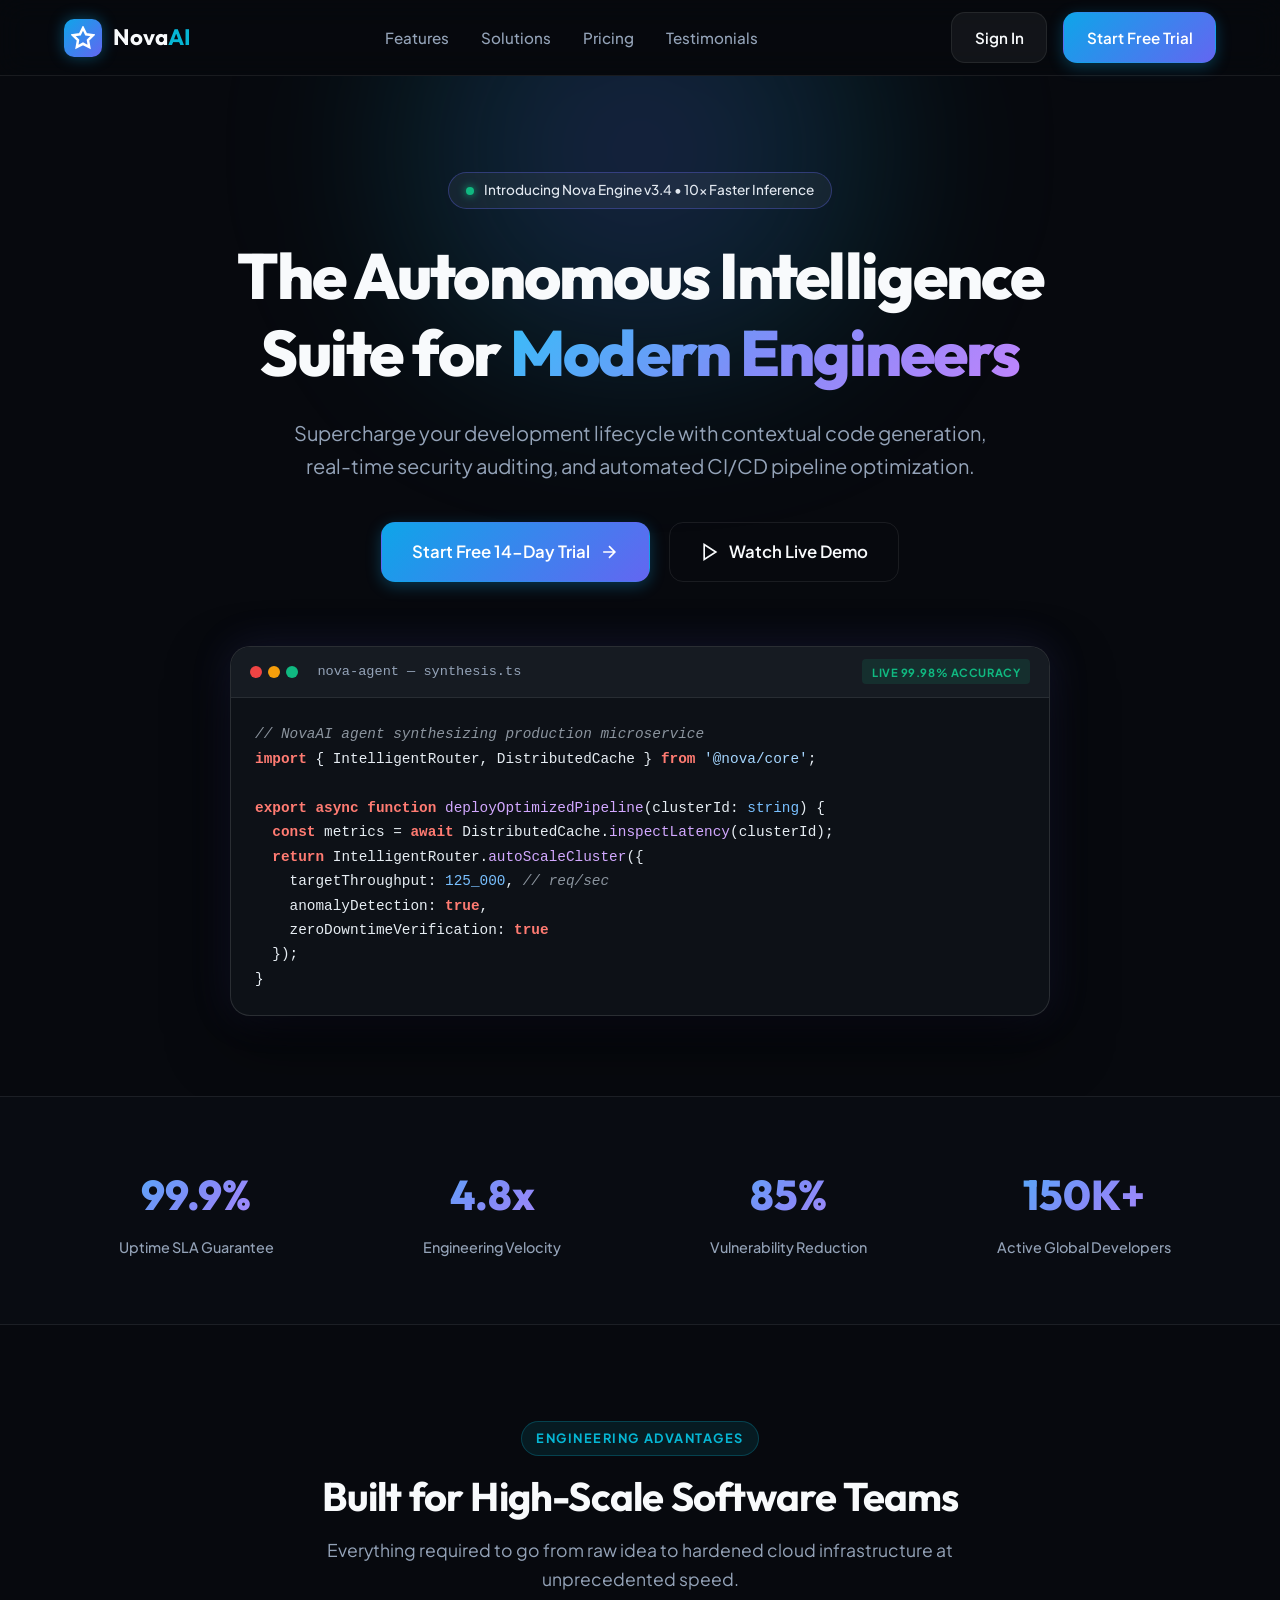
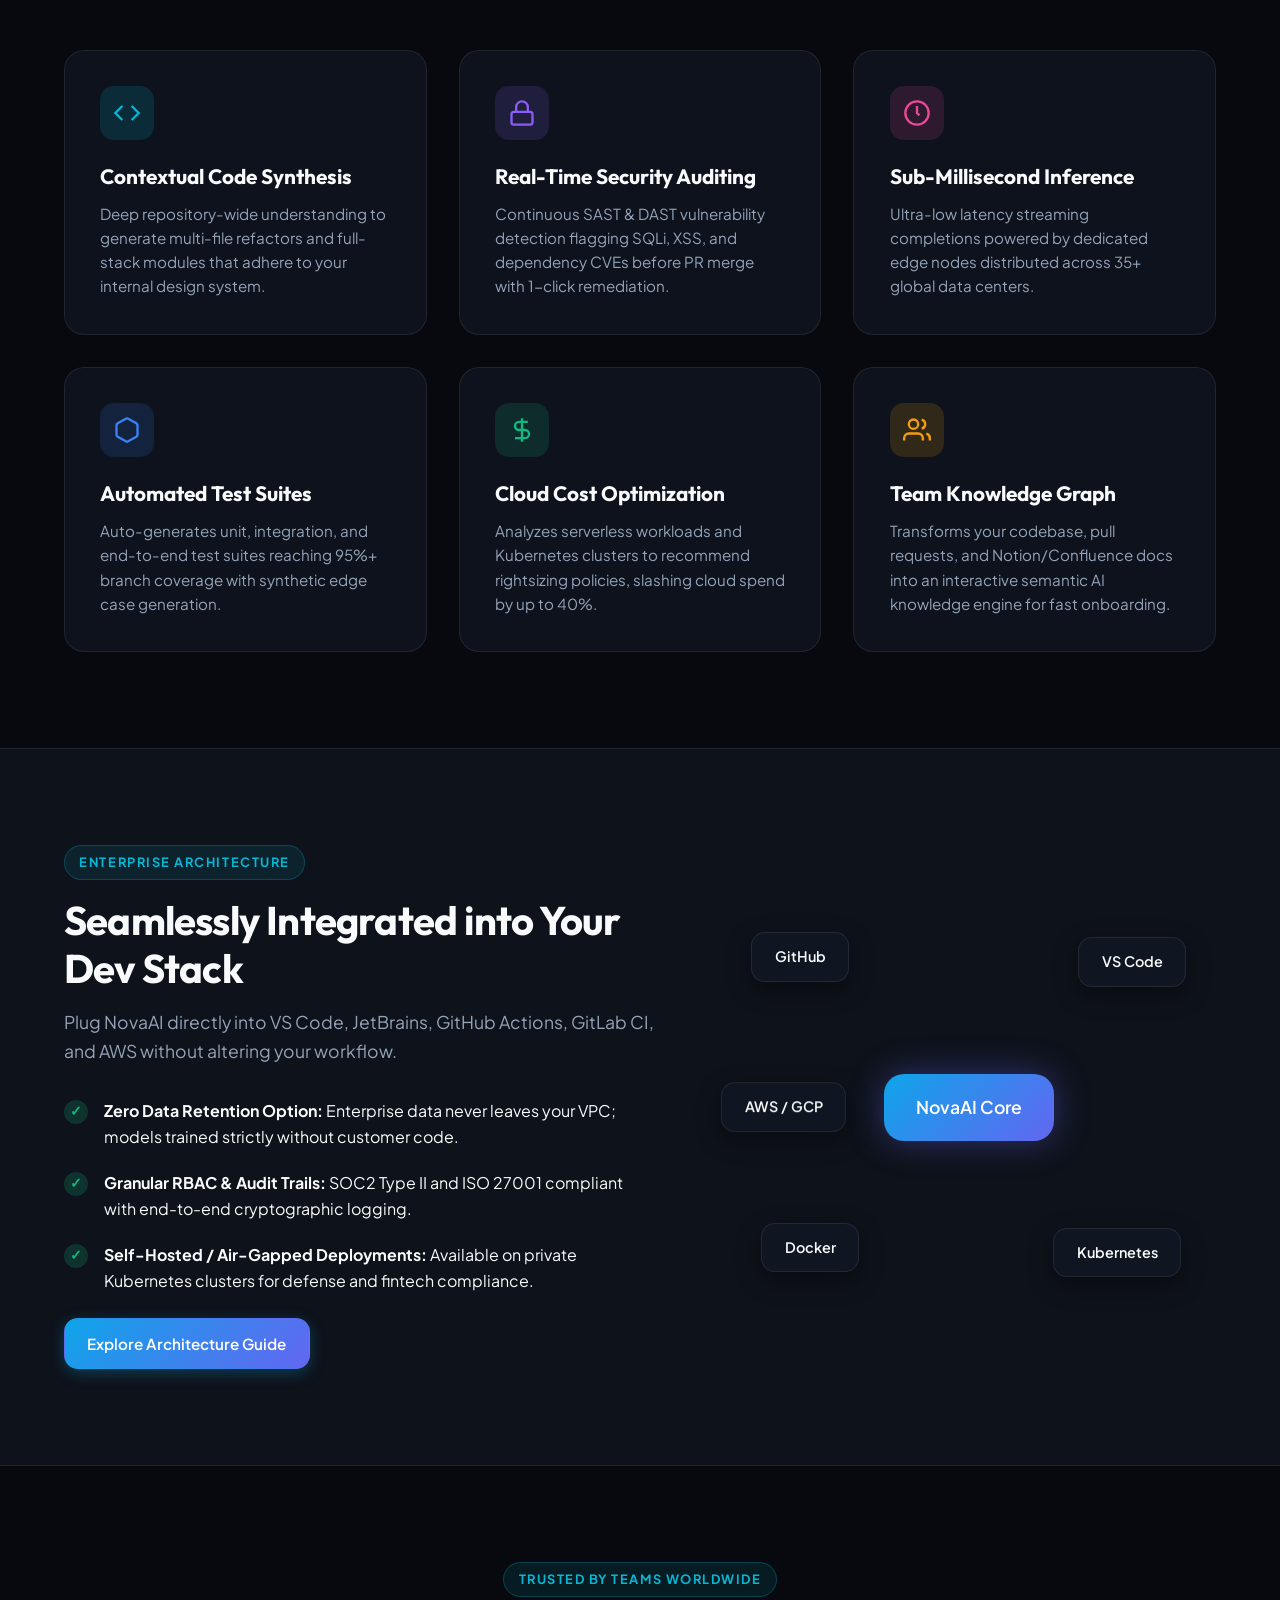
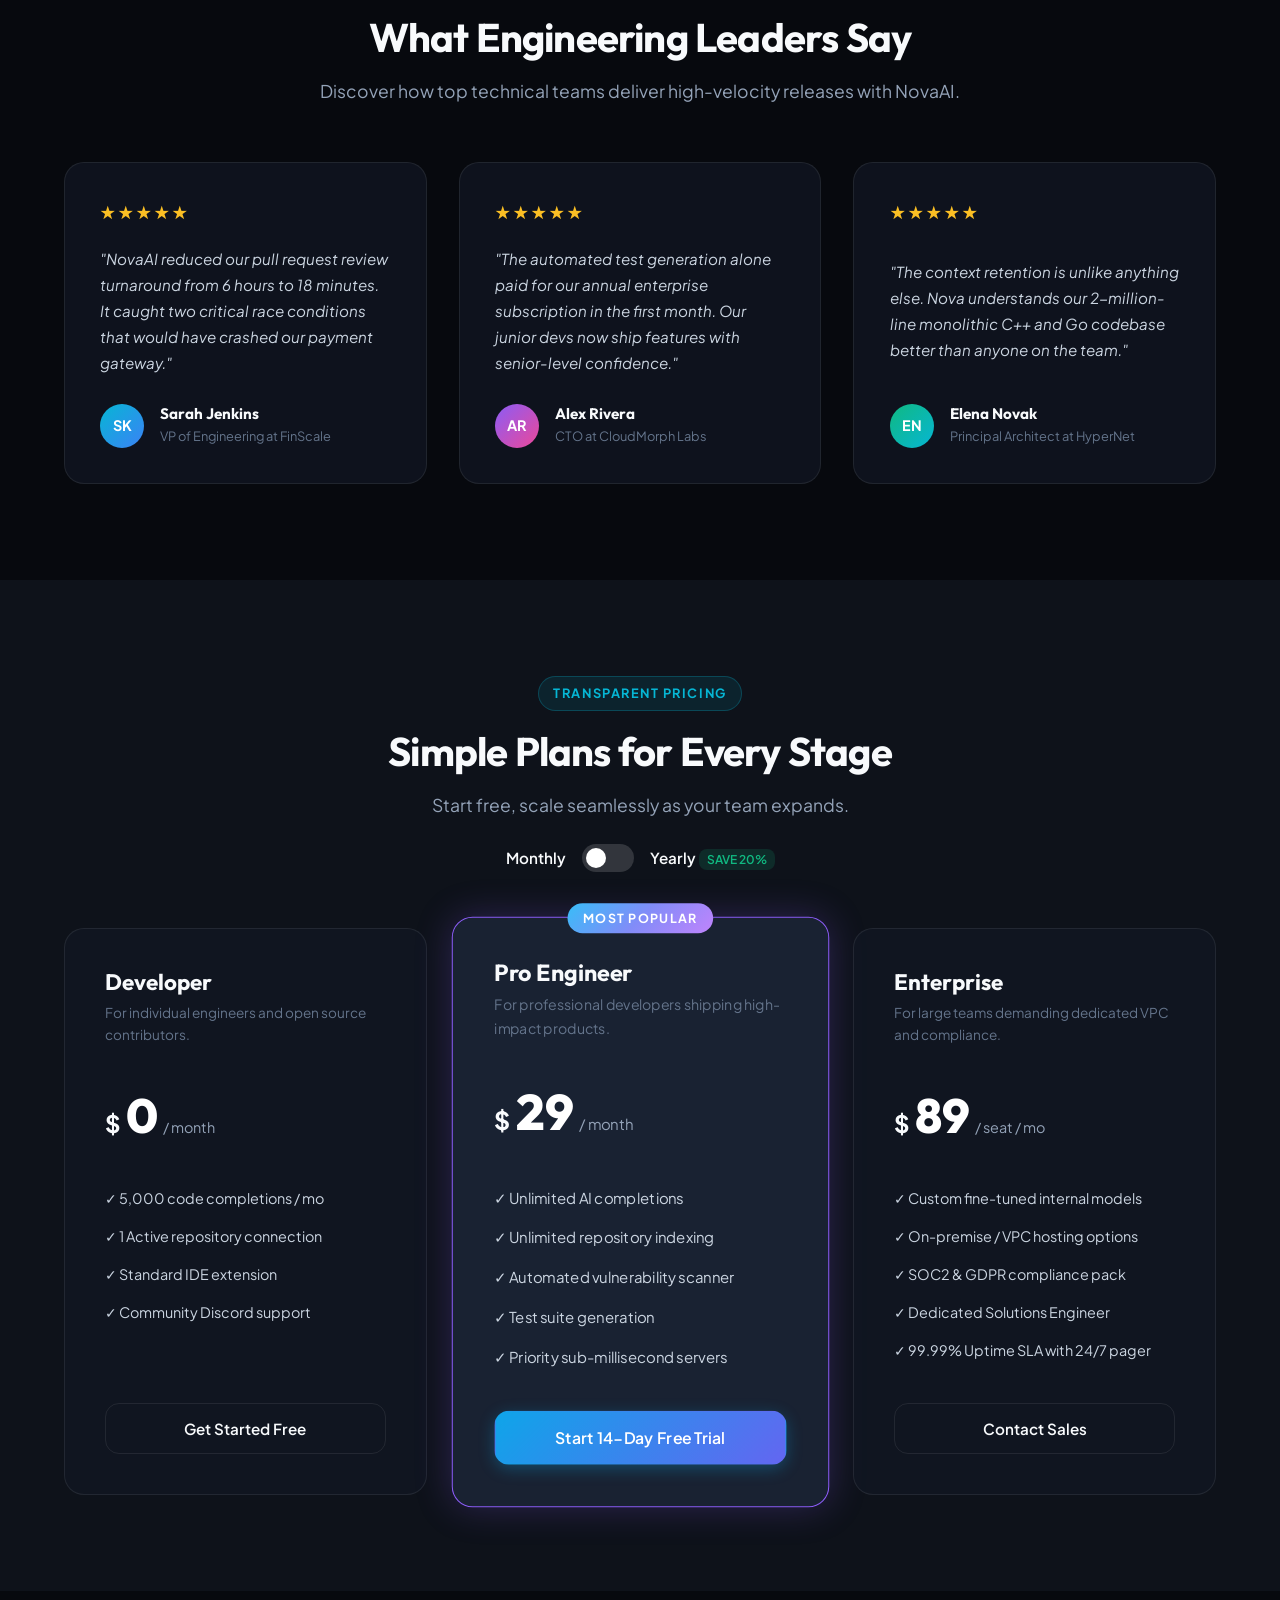
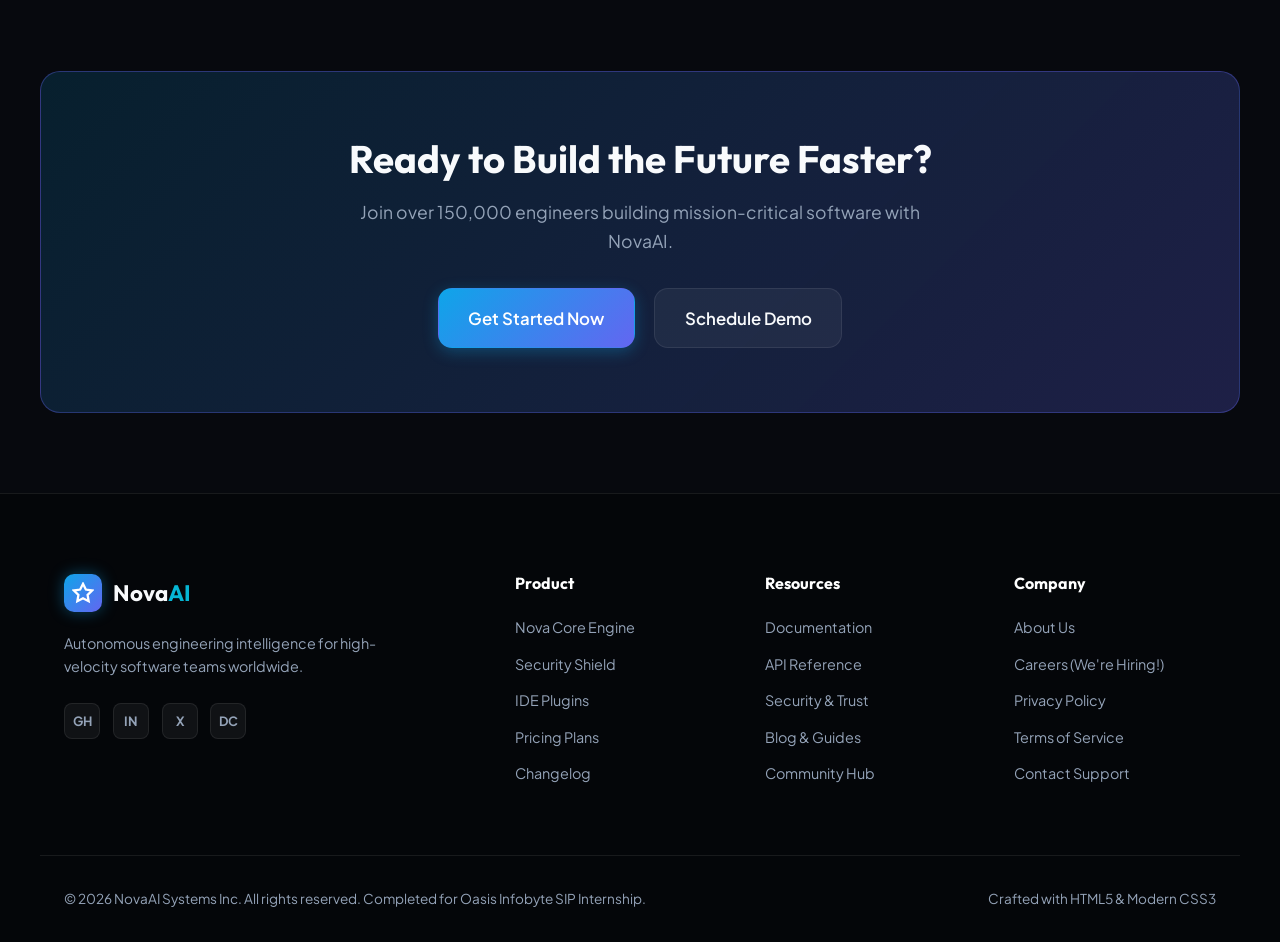
<file: WebDev-L1-LandingPage/index.html>
<!DOCTYPE html>
<html lang="en">
<head>
  <meta charset="UTF-8">
  <meta name="viewport" content="width=device-width, initial-scale=1.0">
  <meta name="description" content="NovaAI - Next-generation AI-powered developer intelligence platform. Accelerate development workflows, automate code reviews, and deploy faster.">
  <title>NovaAI — Next-Gen AI Developer Platform</title>
  <link rel="preconnect" href="https://fonts.googleapis.com">
  <link rel="preconnect" href="https://fonts.gstatic.com" crossorigin>
  <link href="https://fonts.googleapis.com/css2?family=Outfit:wght@300;400;500;600;700;800&family=Plus+Jakarta+Sans:wght@400;500;600;700&display=swap" rel="stylesheet">
  <link rel="stylesheet" href="style.css">
</head>
<body>
  <!-- Header / Sticky Navigation -->
  <header class="site-header" id="navbar">
    <div class="container header-container">
      <a href="#hero" class="brand-logo" id="brand-logo">
        <div class="logo-icon">
          <svg width="24" height="24" viewBox="0 0 24 24" fill="none" stroke="currentColor" stroke-width="2.5">
            <polygon points="12 2 15.09 8.26 22 9.27 17 14.14 18.18 21.02 12 17.77 5.82 21.02 7 14.14 2 9.27 8.91 8.26 12 2"></polygon>
          </svg>
        </div>
        <span>Nova<strong>AI</strong></span>
      </a>

      <nav class="nav-links" id="nav-links">
        <a href="#features" class="nav-link">Features</a>
        <a href="#solutions" class="nav-link">Solutions</a>
        <a href="#pricing" class="nav-link">Pricing</a>
        <a href="#testimonials" class="nav-link">Testimonials</a>
      </nav>

      <div class="header-actions">
        <a href="#pricing" class="btn btn-secondary">Sign In</a>
        <a href="#pricing" class="btn btn-primary">Start Free Trial</a>
        <button class="mobile-toggle" id="mobile-toggle" aria-label="Toggle Navigation">
          <span></span>
          <span></span>
          <span></span>
        </button>
      </div>
    </div>
  </header>

  <!-- Hero Section -->
  <section class="hero-section" id="hero">
    <div class="hero-bg-glow"></div>
    <div class="container hero-container">
      <div class="hero-badge">
        <span class="badge-dot"></span>
        <span>Introducing Nova Engine v3.4 • 10x Faster Inference</span>
      </div>
      <h1 class="hero-title">
        The Autonomous Intelligence Suite for <span class="gradient-text">Modern Engineers</span>
      </h1>
      <p class="hero-subtitle">
        Supercharge your development lifecycle with contextual code generation, real-time security auditing, and automated CI/CD pipeline optimization.
      </p>
      <div class="hero-cta-group">
        <a href="#pricing" class="btn btn-primary btn-lg">
          <span>Start Free 14-Day Trial</span>
          <svg width="20" height="20" viewBox="0 0 24 24" fill="none" stroke="currentColor" stroke-width="2"><path d="M5 12h14M12 5l7 7-7 7"/></svg>
        </a>
        <a href="#features" class="btn btn-outline btn-lg">
          <svg width="20" height="20" viewBox="0 0 24 24" fill="none" stroke="currentColor" stroke-width="2"><polygon points="5 3 19 12 5 21 5 3"/></svg>
          <span>Watch Live Demo</span>
        </a>
      </div>

      <!-- Live Code Preview Terminal Card -->
      <div class="hero-preview-card">
        <div class="terminal-header">
          <div class="terminal-dots">
            <span class="dot dot-red"></span>
            <span class="dot dot-yellow"></span>
            <span class="dot dot-green"></span>
          </div>
          <span class="terminal-title">nova-agent — synthesis.ts</span>
          <span class="terminal-badge">LIVE 99.98% ACCURACY</span>
        </div>
        <div class="terminal-body">
          <pre><code><span class="code-comment">// NovaAI agent synthesizing production microservice</span>
<span class="code-keyword">import</span> { IntelligentRouter, DistributedCache } <span class="code-keyword">from</span> <span class="code-string">'@nova/core'</span>;

<span class="code-keyword">export async function</span> <span class="code-function">deployOptimizedPipeline</span>(clusterId: <span class="code-type">string</span>) {
  <span class="code-keyword">const</span> metrics = <span class="code-keyword">await</span> DistributedCache.<span class="code-function">inspectLatency</span>(clusterId);
  <span class="code-keyword">return</span> IntelligentRouter.<span class="code-function">autoScaleCluster</span>({
    targetThroughput: <span class="code-number">125_000</span>, <span class="code-comment">// req/sec</span>
    anomalyDetection: <span class="code-keyword">true</span>,
    zeroDowntimeVerification: <span class="code-keyword">true</span>
  });
}</code></pre>
        </div>
      </div>
    </div>
  </section>

  <!-- Metrics Counter Section -->
  <section class="metrics-section">
    <div class="container metrics-grid">
      <div class="metric-card">
        <div class="metric-number" data-target="99.9">99.9%</div>
        <div class="metric-label">Uptime SLA Guarantee</div>
      </div>
      <div class="metric-card">
        <div class="metric-number" data-target="4.8">4.8x</div>
        <div class="metric-label">Engineering Velocity</div>
      </div>
      <div class="metric-card">
        <div class="metric-number" data-target="85">85%</div>
        <div class="metric-label">Vulnerability Reduction</div>
      </div>
      <div class="metric-card">
        <div class="metric-number" data-target="150000">150K+</div>
        <div class="metric-label">Active Global Developers</div>
      </div>
    </div>
  </section>

  <!-- Features Section -->
  <section class="features-section" id="features">
    <div class="container">
      <div class="section-header">
        <span class="section-tag">ENGINEERING ADVANTAGES</span>
        <h2 class="section-title">Built for High-Scale Software Teams</h2>
        <p class="section-subtitle">Everything required to go from raw idea to hardened cloud infrastructure at unprecedented speed.</p>
      </div>

      <div class="features-grid">
        <div class="feature-card">
          <div class="feature-icon icon-cyan">
            <svg width="28" height="28" viewBox="0 0 24 24" fill="none" stroke="currentColor" stroke-width="2"><polyline points="16 18 22 12 16 6"/><polyline points="8 6 2 12 8 18"/></svg>
          </div>
          <h3 class="feature-title">Contextual Code Synthesis</h3>
          <p class="feature-text">Deep repository-wide understanding to generate multi-file refactors and full-stack modules that adhere to your internal design system.</p>
        </div>

        <div class="feature-card">
          <div class="feature-icon icon-purple">
            <svg width="28" height="28" viewBox="0 0 24 24" fill="none" stroke="currentColor" stroke-width="2"><rect x="3" y="11" width="18" height="11" rx="2" ry="2"/><path d="M7 11V7a5 5 0 0 1 10 0v4"/></svg>
          </div>
          <h3 class="feature-title">Real-Time Security Auditing</h3>
          <p class="feature-text">Continuous SAST & DAST vulnerability detection flagging SQLi, XSS, and dependency CVEs before PR merge with 1-click remediation.</p>
        </div>

        <div class="feature-card">
          <div class="feature-icon icon-pink">
            <svg width="28" height="28" viewBox="0 0 24 24" fill="none" stroke="currentColor" stroke-width="2"><circle cx="12" cy="12" r="10"/><polyline points="12 6 12 12 14 14"/></svg>
          </div>
          <h3 class="feature-title">Sub-Millisecond Inference</h3>
          <p class="feature-text">Ultra-low latency streaming completions powered by dedicated edge nodes distributed across 35+ global data centers.</p>
        </div>

        <div class="feature-card">
          <div class="feature-icon icon-blue">
            <svg width="28" height="28" viewBox="0 0 24 24" fill="none" stroke="currentColor" stroke-width="2"><path d="M21 16V8a2 2 0 0 0-1-1.73l-7-4a2 2 0 0 0-2 0l-7 4A2 2 0 0 0 3 8v8a2 2 0 0 0 1 1.73l7 4a2 2 0 0 0 2 0l7-4A2 2 0 0 0 21 16z"/></svg>
          </div>
          <h3 class="feature-title">Automated Test Suites</h3>
          <p class="feature-text">Auto-generates unit, integration, and end-to-end test suites reaching 95%+ branch coverage with synthetic edge case generation.</p>
        </div>

        <div class="feature-card">
          <div class="feature-icon icon-emerald">
            <svg width="28" height="28" viewBox="0 0 24 24" fill="none" stroke="currentColor" stroke-width="2"><path d="M12 2v20M17 5H9.5a3.5 3.5 0 0 0 0 7h5a3.5 3.5 0 0 1 0 7H6"/></svg>
          </div>
          <h3 class="feature-title">Cloud Cost Optimization</h3>
          <p class="feature-text">Analyzes serverless workloads and Kubernetes clusters to recommend rightsizing policies, slashing cloud spend by up to 40%.</p>
        </div>

        <div class="feature-card">
          <div class="feature-icon icon-amber">
            <svg width="28" height="28" viewBox="0 0 24 24" fill="none" stroke="currentColor" stroke-width="2"><path d="M17 21v-2a4 4 0 0 0-4-4H5a4 4 0 0 0-4 4v2"/><circle cx="9" cy="7" r="4"/><path d="M23 21v-2a4 4 0 0 0-3-3.87"/><path d="M16 3.13a4 4 0 0 1 0 7.75"/></svg>
          </div>
          <h3 class="feature-title">Team Knowledge Graph</h3>
          <p class="feature-text">Transforms your codebase, pull requests, and Notion/Confluence docs into an interactive semantic AI knowledge engine for fast onboarding.</p>
        </div>
      </div>
    </div>
  </section>

  <!-- Solutions Section -->
  <section class="solutions-section" id="solutions">
    <div class="container solutions-container">
      <div class="solution-content">
        <span class="section-tag">ENTERPRISE ARCHITECTURE</span>
        <h2 class="section-title">Seamlessly Integrated into Your Dev Stack</h2>
        <p class="section-subtitle">Plug NovaAI directly into VS Code, JetBrains, GitHub Actions, GitLab CI, and AWS without altering your workflow.</p>
        <ul class="solution-list">
          <li>
            <div class="check-icon">✓</div>
            <div>
              <strong>Zero Data Retention Option:</strong> Enterprise data never leaves your VPC; models trained strictly without customer code.
            </div>
          </li>
          <li>
            <div class="check-icon">✓</div>
            <div>
              <strong>Granular RBAC & Audit Trails:</strong> SOC2 Type II and ISO 27001 compliant with end-to-end cryptographic logging.
            </div>
          </li>
          <li>
            <div class="check-icon">✓</div>
            <div>
              <strong>Self-Hosted / Air-Gapped Deployments:</strong> Available on private Kubernetes clusters for defense and fintech compliance.
            </div>
          </li>
        </ul>
        <a href="#pricing" class="btn btn-primary" style="margin-top: 1.5rem;">Explore Architecture Guide</a>
      </div>

      <div class="solution-visual">
        <div class="integration-box">
          <div class="integration-node center-node">NovaAI Core</div>
          <div class="integration-node node-1">GitHub</div>
          <div class="integration-node node-2">VS Code</div>
          <div class="integration-node node-3">Docker</div>
          <div class="integration-node node-4">Kubernetes</div>
          <div class="integration-node node-5">AWS / GCP</div>
        </div>
      </div>
    </div>
  </section>

  <!-- Testimonials Section -->
  <section class="testimonials-section" id="testimonials">
    <div class="container">
      <div class="section-header">
        <span class="section-tag">TRUSTED BY TEAMS WORLDWIDE</span>
        <h2 class="section-title">What Engineering Leaders Say</h2>
        <p class="section-subtitle">Discover how top technical teams deliver high-velocity releases with NovaAI.</p>
      </div>

      <div class="testimonials-grid">
        <div class="testimonial-card">
          <div class="stars">★★★★★</div>
          <p class="testimonial-quote">"NovaAI reduced our pull request review turnaround from 6 hours to 18 minutes. It caught two critical race conditions that would have crashed our payment gateway."</p>
          <div class="testimonial-author">
            <div class="author-avatar avatar-1">SK</div>
            <div class="author-info">
              <h4>Sarah Jenkins</h4>
              <p>VP of Engineering at FinScale</p>
            </div>
          </div>
        </div>

        <div class="testimonial-card">
          <div class="stars">★★★★★</div>
          <p class="testimonial-quote">"The automated test generation alone paid for our annual enterprise subscription in the first month. Our junior devs now ship features with senior-level confidence."</p>
          <div class="testimonial-author">
            <div class="author-avatar avatar-2">AR</div>
            <div class="author-info">
              <h4>Alex Rivera</h4>
              <p>CTO at CloudMorph Labs</p>
            </div>
          </div>
        </div>

        <div class="testimonial-card">
          <div class="stars">★★★★★</div>
          <p class="testimonial-quote">"The context retention is unlike anything else. Nova understands our 2-million-line monolithic C++ and Go codebase better than anyone on the team."</p>
          <div class="testimonial-author">
            <div class="author-avatar avatar-3">EN</div>
            <div class="author-info">
              <h4>Elena Novak</h4>
              <p>Principal Architect at HyperNet</p>
            </div>
          </div>
        </div>
      </div>
    </div>
  </section>

  <!-- Pricing Section -->
  <section class="pricing-section" id="pricing">
    <div class="container">
      <div class="section-header">
        <span class="section-tag">TRANSPARENT PRICING</span>
        <h2 class="section-title">Simple Plans for Every Stage</h2>
        <p class="section-subtitle">Start free, scale seamlessly as your team expands.</p>
        
        <div class="billing-toggle-wrapper">
          <span>Monthly</span>
          <label class="switch">
            <input type="checkbox" id="billing-toggle">
            <span class="slider round"></span>
          </label>
          <span>Yearly <span class="discount-badge">SAVE 20%</span></span>
        </div>
      </div>

      <div class="pricing-grid">
        <!-- Starter Plan -->
        <div class="pricing-card">
          <h3 class="plan-name">Developer</h3>
          <p class="plan-desc">For individual engineers and open source contributors.</p>
          <div class="plan-price">
            <span class="currency">$</span>
            <span class="amount" data-monthly="0" data-yearly="0">0</span>
            <span class="period">/ month</span>
          </div>
          <ul class="plan-features">
            <li>✓ 5,000 code completions / mo</li>
            <li>✓ 1 Active repository connection</li>
            <li>✓ Standard IDE extension</li>
            <li>✓ Community Discord support</li>
          </ul>
          <a href="#" class="btn btn-outline btn-block">Get Started Free</a>
        </div>

        <!-- Pro Plan (Featured) -->
        <div class="pricing-card featured">
          <div class="featured-tag">MOST POPULAR</div>
          <h3 class="plan-name">Pro Engineer</h3>
          <p class="plan-desc">For professional developers shipping high-impact products.</p>
          <div class="plan-price">
            <span class="currency">$</span>
            <span class="amount price-val" data-monthly="29" data-yearly="23">29</span>
            <span class="period">/ month</span>
          </div>
          <ul class="plan-features">
            <li>✓ Unlimited AI completions</li>
            <li>✓ Unlimited repository indexing</li>
            <li>✓ Automated vulnerability scanner</li>
            <li>✓ Test suite generation</li>
            <li>✓ Priority sub-millisecond servers</li>
          </ul>
          <a href="#" class="btn btn-primary btn-block">Start 14-Day Free Trial</a>
        </div>

        <!-- Enterprise Plan -->
        <div class="pricing-card">
          <h3 class="plan-name">Enterprise</h3>
          <p class="plan-desc">For large teams demanding dedicated VPC and compliance.</p>
          <div class="plan-price">
            <span class="currency">$</span>
            <span class="amount price-val" data-monthly="89" data-yearly="71">89</span>
            <span class="period">/ seat / mo</span>
          </div>
          <ul class="plan-features">
            <li>✓ Custom fine-tuned internal models</li>
            <li>✓ On-premise / VPC hosting options</li>
            <li>✓ SOC2 & GDPR compliance pack</li>
            <li>✓ Dedicated Solutions Engineer</li>
            <li>✓ 99.99% Uptime SLA with 24/7 pager</li>
          </ul>
          <a href="#" class="btn btn-outline btn-block">Contact Sales</a>
        </div>
      </div>
    </div>
  </section>

  <!-- CTA Banner Section -->
  <section class="cta-banner-section">
    <div class="container cta-banner-box">
      <h2>Ready to Build the Future Faster?</h2>
      <p>Join over 150,000 engineers building mission-critical software with NovaAI.</p>
      <div class="cta-actions">
        <a href="#pricing" class="btn btn-primary btn-lg">Get Started Now</a>
        <a href="#contact" class="btn btn-secondary btn-lg">Schedule Demo</a>
      </div>
    </div>
  </section>

  <!-- Footer -->
  <footer class="site-footer" id="contact">
    <div class="container footer-grid">
      <div class="footer-brand">
        <a href="#hero" class="brand-logo">
          <div class="logo-icon">
            <svg width="22" height="22" viewBox="0 0 24 24" fill="none" stroke="currentColor" stroke-width="2.5"><polygon points="12 2 15.09 8.26 22 9.27 17 14.14 18.18 21.02 12 17.77 5.82 21.02 7 14.14 2 9.27 8.91 8.26 12 2"></polygon></svg>
          </div>
          <span>Nova<strong>AI</strong></span>
        </a>
        <p class="footer-tagline">Autonomous engineering intelligence for high-velocity software teams worldwide.</p>
        <div class="social-links">
          <a href="https://github.com" target="_blank" aria-label="GitHub" class="social-icon">GH</a>
          <a href="https://linkedin.com" target="_blank" aria-label="LinkedIn" class="social-icon">IN</a>
          <a href="https://twitter.com" target="_blank" aria-label="Twitter" class="social-icon">X</a>
          <a href="https://discord.com" target="_blank" aria-label="Discord" class="social-icon">DC</a>
        </div>
      </div>

      <div class="footer-column">
        <h4>Product</h4>
        <a href="#features">Nova Core Engine</a>
        <a href="#features">Security Shield</a>
        <a href="#solutions">IDE Plugins</a>
        <a href="#pricing">Pricing Plans</a>
        <a href="#">Changelog</a>
      </div>

      <div class="footer-column">
        <h4>Resources</h4>
        <a href="#">Documentation</a>
        <a href="#">API Reference</a>
        <a href="#">Security & Trust</a>
        <a href="#">Blog & Guides</a>
        <a href="#">Community Hub</a>
      </div>

      <div class="footer-column">
        <h4>Company</h4>
        <a href="#">About Us</a>
        <a href="#">Careers (We're Hiring!)</a>
        <a href="#">Privacy Policy</a>
        <a href="#">Terms of Service</a>
        <a href="mailto:support@oasisinfobyte.com">Contact Support</a>
      </div>
    </div>

    <div class="container footer-bottom">
      <p>© 2026 NovaAI Systems Inc. All rights reserved. Completed for Oasis Infobyte SIP Internship.</p>
      <p class="footer-credit">Crafted with HTML5 & Modern CSS3</p>
    </div>
  </footer>

  <script src="script.js"></script>
</body>
</html>
</file>
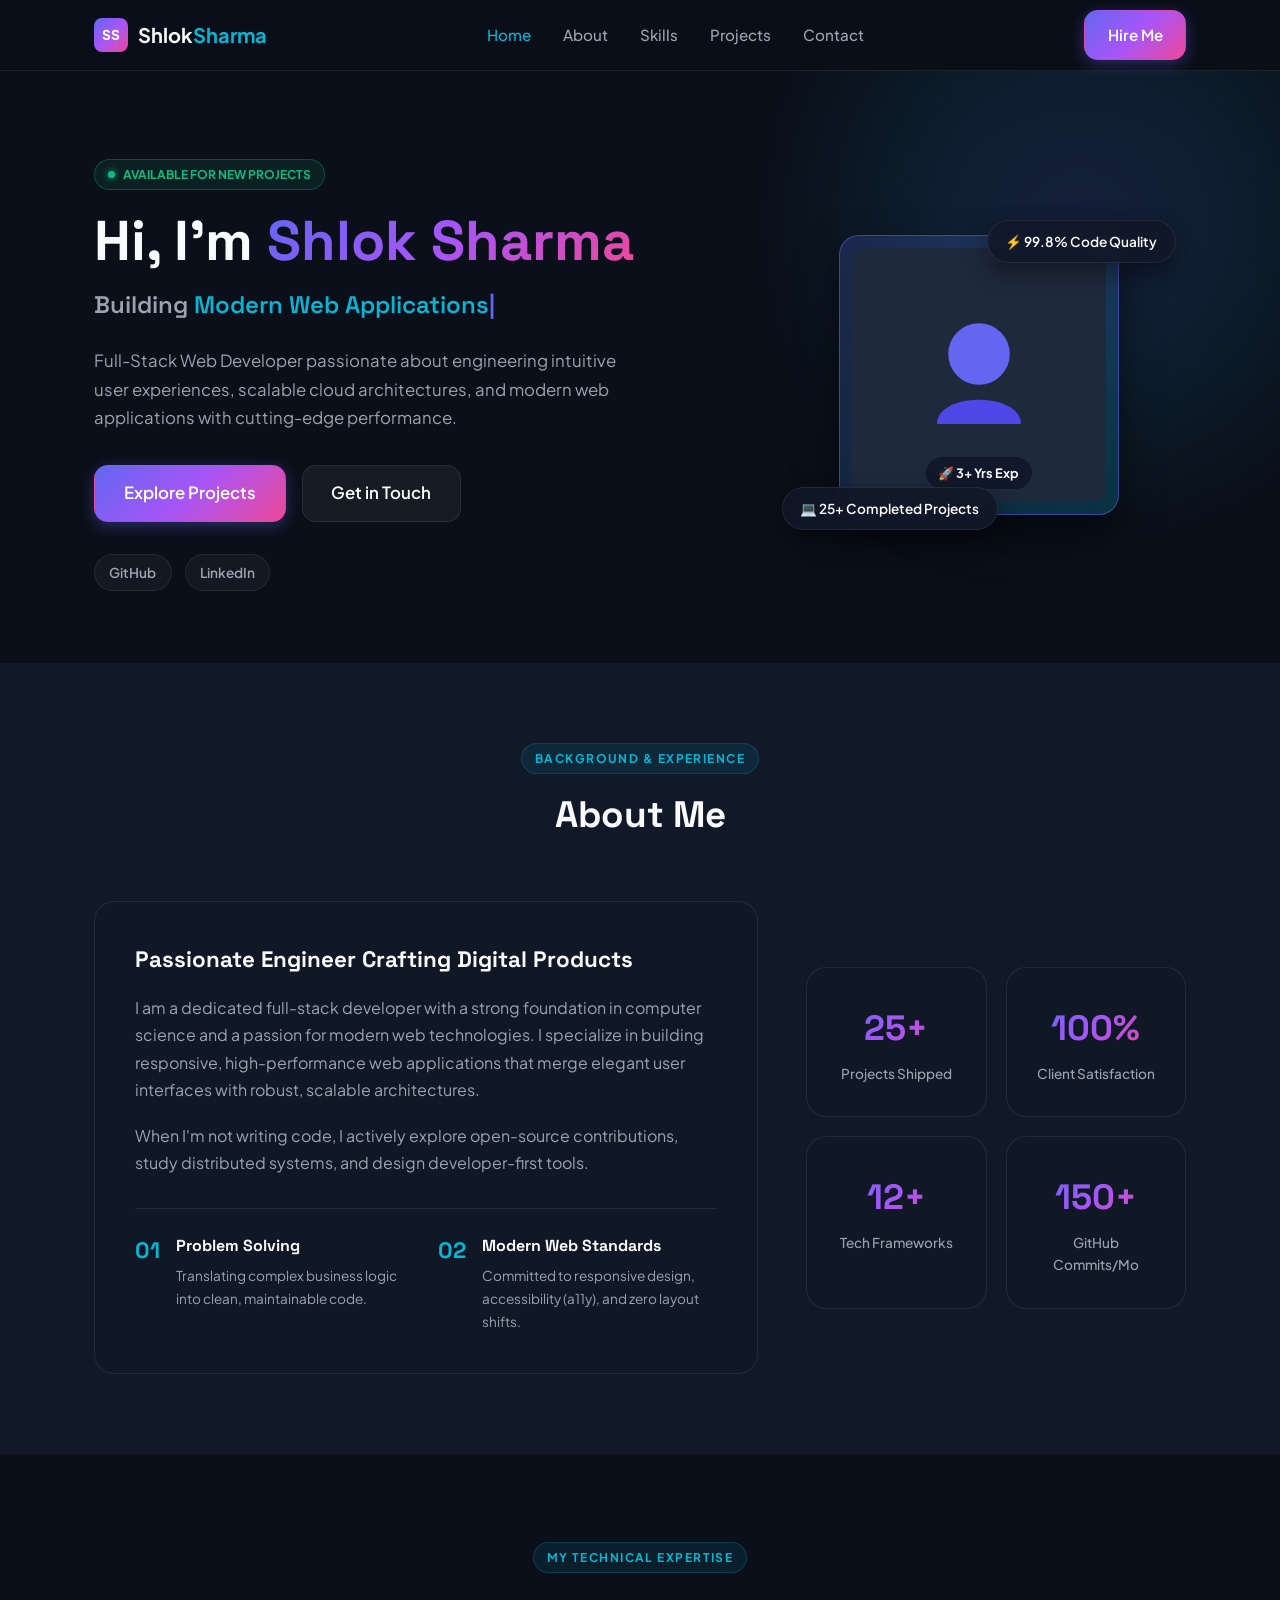
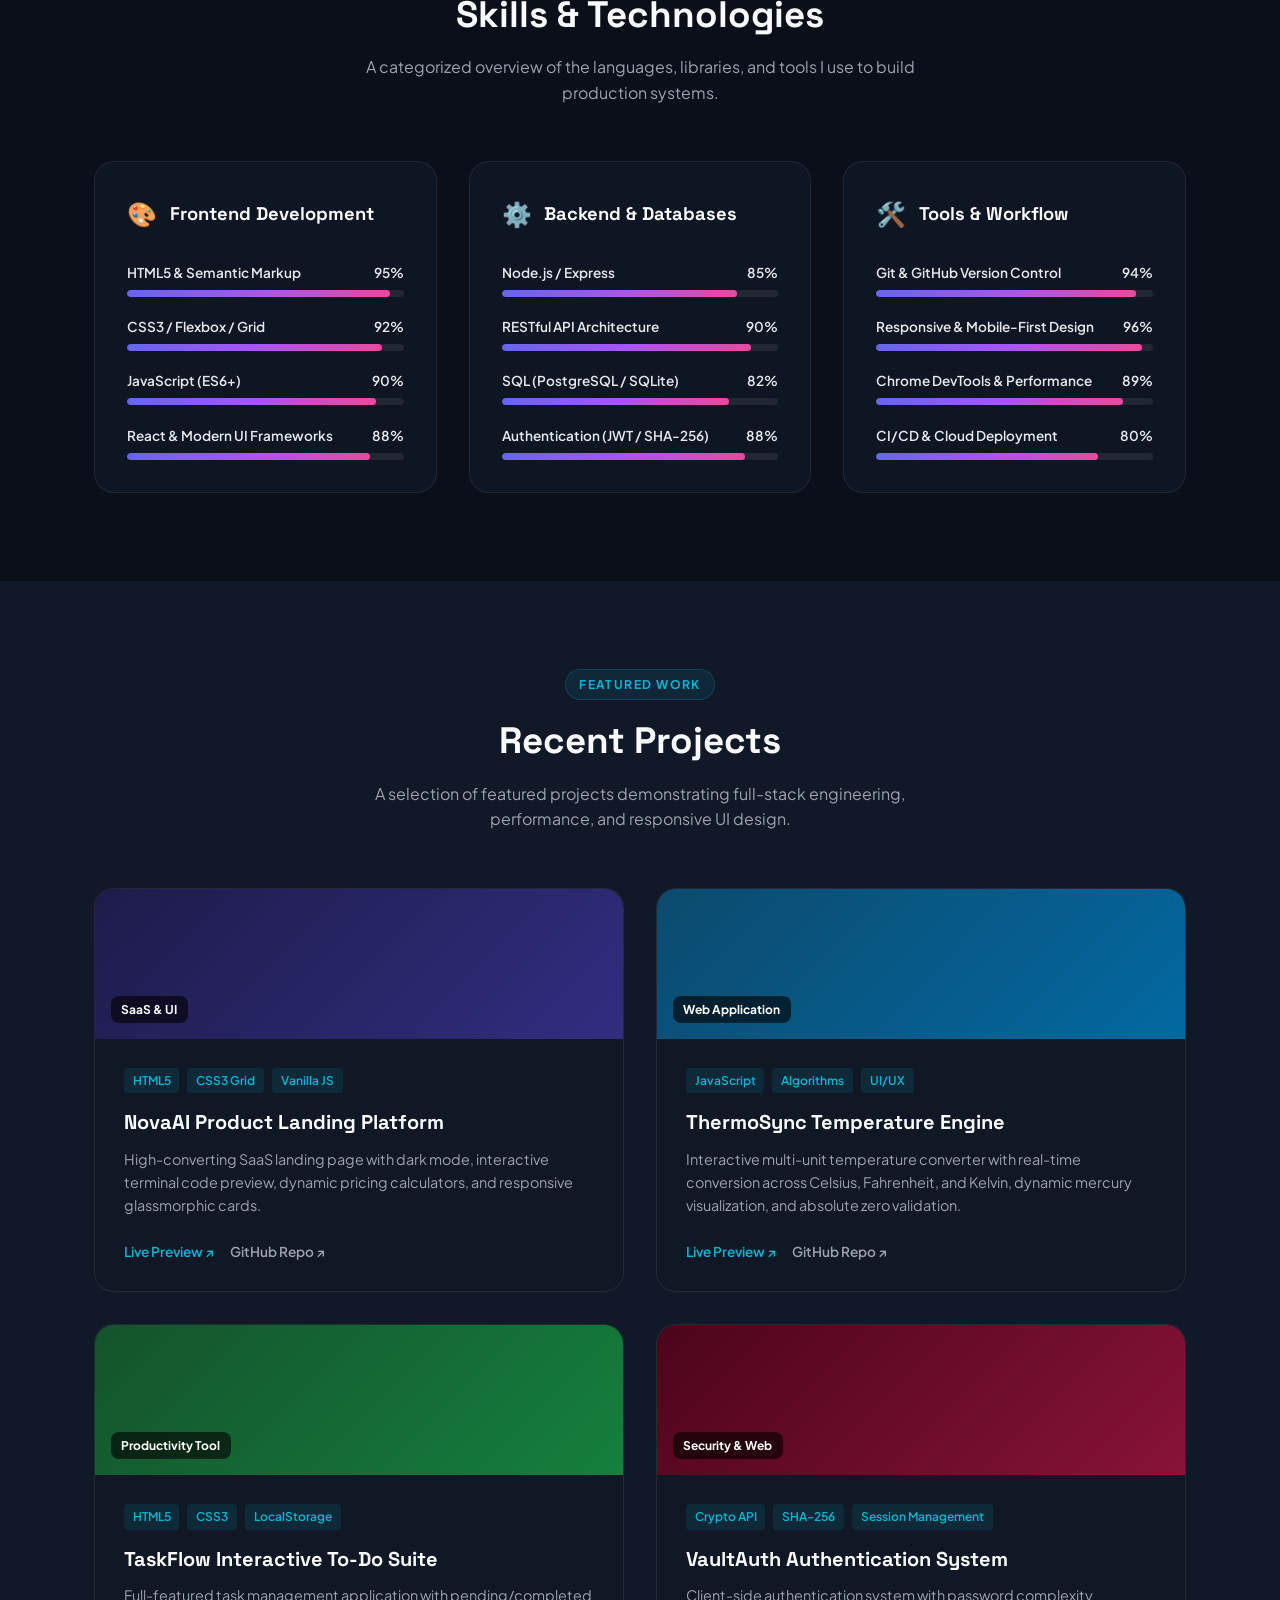
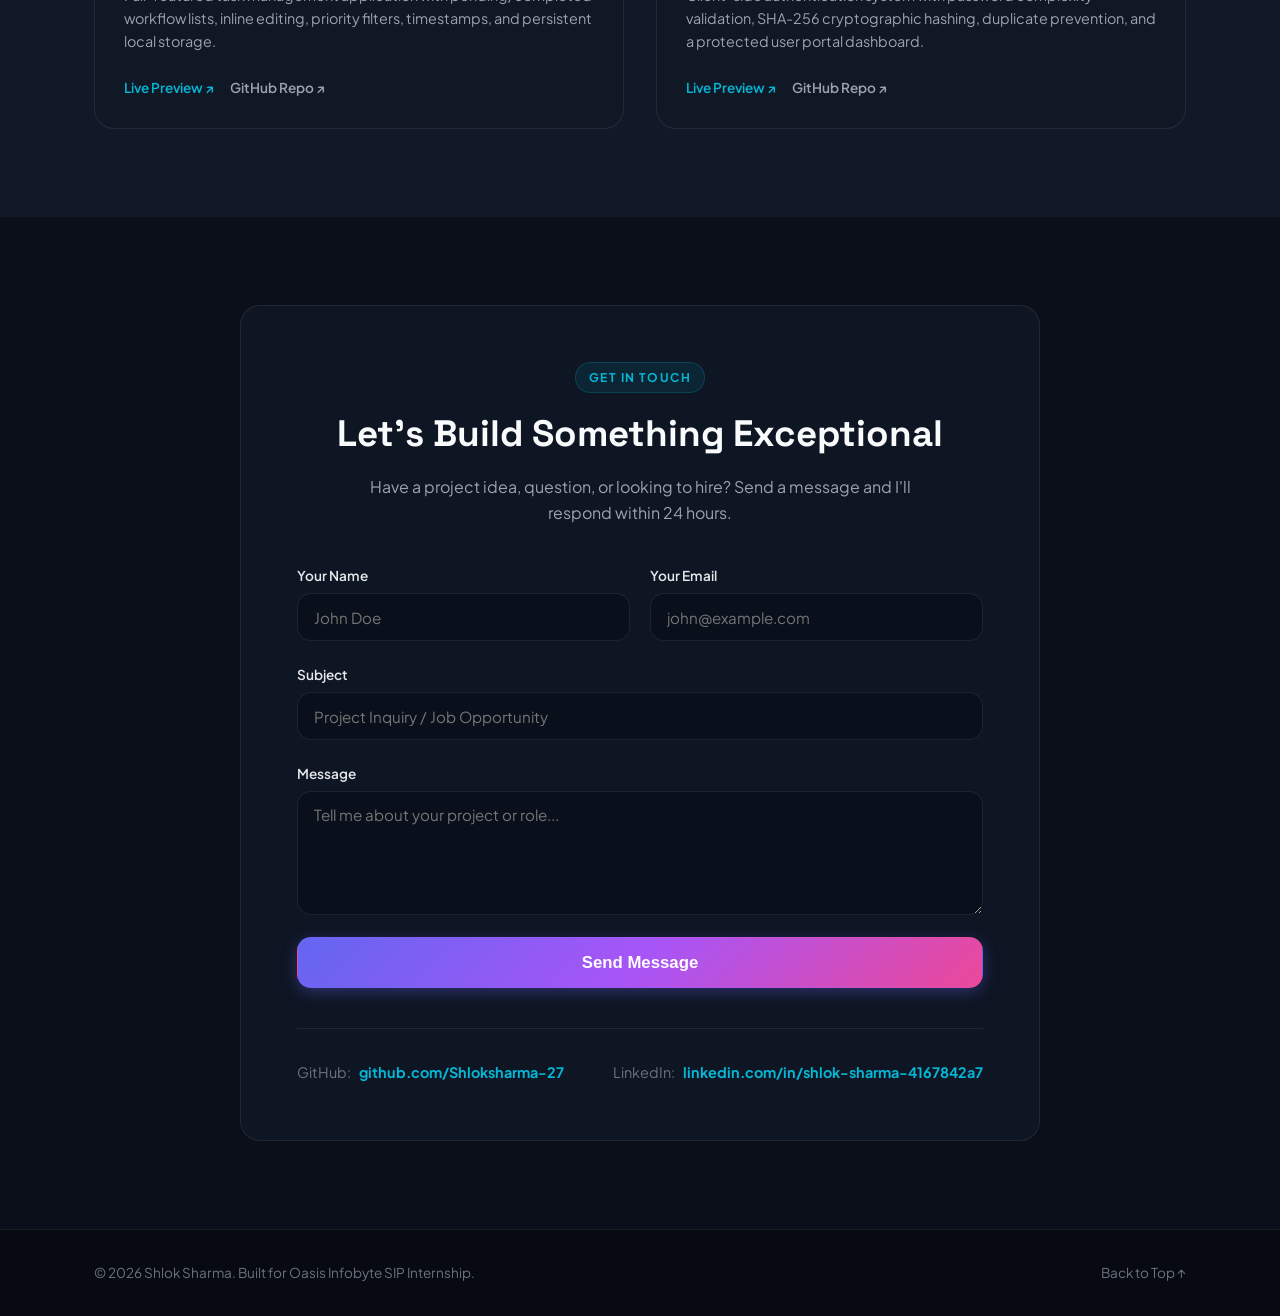
<file: WebDev-L1-PersonalPortfolio/index.html>
<!DOCTYPE html>
<html lang="en">
<head>
  <meta charset="UTF-8">
  <meta name="viewport" content="width=device-width, initial-scale=1.0">
  <meta name="description" content="Portfolio of Shlok Sharma — Full Stack Software Engineer & Web Developer crafting high-performance digital products.">
  <title>Shlok Sharma — Software Engineer & Web Developer Portfolio</title>
  <link rel="preconnect" href="https://fonts.googleapis.com">
  <link rel="preconnect" href="https://fonts.gstatic.com" crossorigin>
  <link href="https://fonts.googleapis.com/css2?family=Plus+Jakarta+Sans:wght@300;400;500;600;700;800&family=Space+Grotesk:wght@500;600;700&display=swap" rel="stylesheet">
  <link rel="stylesheet" href="style.css">
</head>
<body>
  <!-- Fixed Navigation -->
  <header class="navbar" id="navbar">
    <div class="container nav-container">
      <a href="#hero" class="logo">
        <span class="logo-box">SS</span>
        <span class="logo-text">Shlok<strong>Sharma</strong></span>
      </a>

      <nav class="nav-menu" id="nav-menu">
        <a href="#hero" class="nav-item active">Home</a>
        <a href="#about" class="nav-item">About</a>
        <a href="#skills" class="nav-item">Skills</a>
        <a href="#projects" class="nav-item">Projects</a>
        <a href="#contact" class="nav-item">Contact</a>
      </nav>

      <div class="nav-actions">
        <a href="#contact" class="btn btn-primary">Hire Me</a>
        <button class="menu-toggle" id="menu-toggle" aria-label="Toggle Mobile Menu">
          <span></span>
          <span></span>
          <span></span>
        </button>
      </div>
    </div>
  </header>

  <!-- Hero Section -->
  <section class="hero-section" id="hero">
    <div class="hero-glow"></div>
    <div class="container hero-grid">
      <div class="hero-text">
        <div class="status-badge">
          <span class="status-dot"></span>
          <span>AVAILABLE FOR NEW PROJECTS</span>
        </div>
        <h1 class="hero-title">
          Hi, I'm <span class="accent-text">Shlok Sharma</span>
        </h1>
        <div class="typed-wrapper">
          <span>Building </span><span class="typed-text" id="typed-text"></span><span class="cursor">|</span>
        </div>
        <p class="hero-bio">
          Full-Stack Web Developer passionate about engineering intuitive user experiences, scalable cloud architectures, and modern web applications with cutting-edge performance.
        </p>
        <div class="hero-buttons">
          <a href="#projects" class="btn btn-primary btn-lg">Explore Projects</a>
          <a href="#contact" class="btn btn-secondary btn-lg">Get in Touch</a>
        </div>
        <div class="social-links-hero">
          <a href="https://github.com/Shloksharma-27" target="_blank" class="social-chip">GitHub</a>
          <a href="https://www.linkedin.com/in/shlok-sharma-4167842a7/" target="_blank" class="social-chip">LinkedIn</a>
        </div>
      </div>

      <div class="hero-avatar-card">
        <div class="avatar-frame">
          <div class="avatar-graphic">
            <svg viewBox="0 0 100 100" class="avatar-svg">
              <circle cx="50" cy="35" r="22" fill="#6366f1" />
              <path d="M 20 85 C 20 62, 80 62, 80 85 Z" fill="#4f46e5" />
            </svg>
            <div class="avatar-badge">🚀 3+ Yrs Exp</div>
          </div>
        </div>
        <div class="floating-pill pill-top">
          <span>⚡ 99.8% Code Quality</span>
        </div>
        <div class="floating-pill pill-bottom">
          <span>💻 25+ Completed Projects</span>
        </div>
      </div>
    </div>
  </section>

  <!-- About Section -->
  <section class="about-section" id="about">
    <div class="container">
      <div class="section-title-wrap">
        <span class="section-tag">BACKGROUND & EXPERIENCE</span>
        <h2 class="section-title">About Me</h2>
      </div>

      <div class="about-grid">
        <div class="about-card main-bio">
          <h3>Passionate Engineer Crafting Digital Products</h3>
          <p>
            I am a dedicated full-stack developer with a strong foundation in computer science and a passion for modern web technologies. I specialize in building responsive, high-performance web applications that merge elegant user interfaces with robust, scalable architectures.
          </p>
          <p>
            When I'm not writing code, I actively explore open-source contributions, study distributed systems, and design developer-first tools.
          </p>
          <div class="about-highlights">
            <div class="highlight-item">
              <span class="hl-num">01</span>
              <div>
                <h4>Problem Solving</h4>
                <p>Translating complex business logic into clean, maintainable code.</p>
              </div>
            </div>
            <div class="highlight-item">
              <span class="hl-num">02</span>
              <div>
                <h4>Modern Web Standards</h4>
                <p>Committed to responsive design, accessibility (a11y), and zero layout shifts.</p>
              </div>
            </div>
          </div>
        </div>

        <div class="about-stats-grid">
          <div class="stat-box">
            <span class="stat-num">25+</span>
            <span class="stat-desc">Projects Shipped</span>
          </div>
          <div class="stat-box">
            <span class="stat-num">100%</span>
            <span class="stat-desc">Client Satisfaction</span>
          </div>
          <div class="stat-box">
            <span class="stat-num">12+</span>
            <span class="stat-desc">Tech Frameworks</span>
          </div>
          <div class="stat-box">
            <span class="stat-num">150+</span>
            <span class="stat-desc">GitHub Commits/Mo</span>
          </div>
        </div>
      </div>
    </div>
  </section>

  <!-- Skills Section -->
  <section class="skills-section" id="skills">
    <div class="container">
      <div class="section-title-wrap">
        <span class="section-tag">MY TECHNICAL EXPERTISE</span>
        <h2 class="section-title">Skills & Technologies</h2>
        <p class="section-desc">A categorized overview of the languages, libraries, and tools I use to build production systems.</p>
      </div>

      <div class="skills-grid">
        <!-- Frontend -->
        <div class="skill-category-card">
          <div class="cat-header">
            <span class="cat-icon">🎨</span>
            <h3>Frontend Development</h3>
          </div>
          <div class="skill-list">
            <div class="skill-bar-item">
              <div class="skill-info"><span>HTML5 & Semantic Markup</span><span>95%</span></div>
              <div class="progress-track"><div class="progress-fill" style="width: 95%;"></div></div>
            </div>
            <div class="skill-bar-item">
              <div class="skill-info"><span>CSS3 / Flexbox / Grid</span><span>92%</span></div>
              <div class="progress-track"><div class="progress-fill" style="width: 92%;"></div></div>
            </div>
            <div class="skill-bar-item">
              <div class="skill-info"><span>JavaScript (ES6+)</span><span>90%</span></div>
              <div class="progress-track"><div class="progress-fill" style="width: 90%;"></div></div>
            </div>
            <div class="skill-bar-item">
              <div class="skill-info"><span>React & Modern UI Frameworks</span><span>88%</span></div>
              <div class="progress-track"><div class="progress-fill" style="width: 88%;"></div></div>
            </div>
          </div>
        </div>

        <!-- Backend & Databases -->
        <div class="skill-category-card">
          <div class="cat-header">
            <span class="cat-icon">⚙️</span>
            <h3>Backend & Databases</h3>
          </div>
          <div class="skill-list">
            <div class="skill-bar-item">
              <div class="skill-info"><span>Node.js / Express</span><span>85%</span></div>
              <div class="progress-track"><div class="progress-fill" style="width: 85%;"></div></div>
            </div>
            <div class="skill-bar-item">
              <div class="skill-info"><span>RESTful API Architecture</span><span>90%</span></div>
              <div class="progress-track"><div class="progress-fill" style="width: 90%;"></div></div>
            </div>
            <div class="skill-bar-item">
              <div class="skill-info"><span>SQL (PostgreSQL / SQLite)</span><span>82%</span></div>
              <div class="progress-track"><div class="progress-fill" style="width: 82%;"></div></div>
            </div>
            <div class="skill-bar-item">
              <div class="skill-info"><span>Authentication (JWT / SHA-256)</span><span>88%</span></div>
              <div class="progress-track"><div class="progress-fill" style="width: 88%;"></div></div>
            </div>
          </div>
        </div>

        <!-- Tools & DevOps -->
        <div class="skill-category-card">
          <div class="cat-header">
            <span class="cat-icon">🛠️</span>
            <h3>Tools & Workflow</h3>
          </div>
          <div class="skill-list">
            <div class="skill-bar-item">
              <div class="skill-info"><span>Git & GitHub Version Control</span><span>94%</span></div>
              <div class="progress-track"><div class="progress-fill" style="width: 94%;"></div></div>
            </div>
            <div class="skill-bar-item">
              <div class="skill-info"><span>Responsive & Mobile-First Design</span><span>96%</span></div>
              <div class="progress-track"><div class="progress-fill" style="width: 96%;"></div></div>
            </div>
            <div class="skill-bar-item">
              <div class="skill-info"><span>Chrome DevTools & Performance</span><span>89%</span></div>
              <div class="progress-track"><div class="progress-fill" style="width: 89%;"></div></div>
            </div>
            <div class="skill-bar-item">
              <div class="skill-info"><span>CI/CD & Cloud Deployment</span><span>80%</span></div>
              <div class="progress-track"><div class="progress-fill" style="width: 80%;"></div></div>
            </div>
          </div>
        </div>
      </div>
    </div>
  </section>

  <!-- Projects Section -->
  <section class="projects-section" id="projects">
    <div class="container">
      <div class="section-title-wrap">
        <span class="section-tag">FEATURED WORK</span>
        <h2 class="section-title">Recent Projects</h2>
        <p class="section-desc">A selection of featured projects demonstrating full-stack engineering, performance, and responsive UI design.</p>
      </div>

      <div class="projects-grid">
        <!-- Project 1 -->
        <div class="project-card">
          <div class="project-preview preview-1">
            <div class="project-badge">SaaS & UI</div>
          </div>
          <div class="project-content">
            <div class="tech-tags">
              <span class="tag">HTML5</span>
              <span class="tag">CSS3 Grid</span>
              <span class="tag">Vanilla JS</span>
            </div>
            <h3 class="project-title">NovaAI Product Landing Platform</h3>
            <p class="project-desc">
              High-converting SaaS landing page with dark mode, interactive terminal code preview, dynamic pricing calculators, and responsive glassmorphic cards.
            </p>
            <div class="project-links">
              <a href="../WebDev-L1-LandingPage/index.html" class="link-btn">Live Preview ↗</a>
              <a href="https://github.com" target="_blank" class="link-btn secondary">GitHub Repo ↗</a>
            </div>
          </div>
        </div>

        <!-- Project 2 -->
        <div class="project-card">
          <div class="project-preview preview-2">
            <div class="project-badge">Web Application</div>
          </div>
          <div class="project-content">
            <div class="tech-tags">
              <span class="tag">JavaScript</span>
              <span class="tag">Algorithms</span>
              <span class="tag">UI/UX</span>
            </div>
            <h3 class="project-title">ThermoSync Temperature Engine</h3>
            <p class="project-desc">
              Interactive multi-unit temperature converter with real-time conversion across Celsius, Fahrenheit, and Kelvin, dynamic mercury visualization, and absolute zero validation.
            </p>
            <div class="project-links">
              <a href="../WebDev-L1-TemperatureConverter/index.html" class="link-btn">Live Preview ↗</a>
              <a href="https://github.com" target="_blank" class="link-btn secondary">GitHub Repo ↗</a>
            </div>
          </div>
        </div>

        <!-- Project 3 -->
        <div class="project-card">
          <div class="project-preview preview-3">
            <div class="project-badge">Productivity Tool</div>
          </div>
          <div class="project-content">
            <div class="tech-tags">
              <span class="tag">HTML5</span>
              <span class="tag">CSS3</span>
              <span class="tag">LocalStorage</span>
            </div>
            <h3 class="project-title">TaskFlow Interactive To-Do Suite</h3>
            <p class="project-desc">
              Full-featured task management application with pending/completed workflow lists, inline editing, priority filters, timestamps, and persistent local storage.
            </p>
            <div class="project-links">
              <a href="../WebDev-L2-TodoApp/index.html" class="link-btn">Live Preview ↗</a>
              <a href="https://github.com" target="_blank" class="link-btn secondary">GitHub Repo ↗</a>
            </div>
          </div>
        </div>

        <!-- Project 4 -->
        <div class="project-card">
          <div class="project-preview preview-4">
            <div class="project-badge">Security & Web</div>
          </div>
          <div class="project-content">
            <div class="tech-tags">
              <span class="tag">Crypto API</span>
              <span class="tag">SHA-256</span>
              <span class="tag">Session Management</span>
            </div>
            <h3 class="project-title">VaultAuth Authentication System</h3>
            <p class="project-desc">
              Client-side authentication system with password complexity validation, SHA-256 cryptographic hashing, duplicate prevention, and a protected user portal dashboard.
            </p>
            <div class="project-links">
              <a href="../WebDev-L2-LoginAuth/index.html" class="link-btn">Live Preview ↗</a>
              <a href="https://github.com" target="_blank" class="link-btn secondary">GitHub Repo ↗</a>
            </div>
          </div>
        </div>
      </div>
    </div>
  </section>

  <!-- Contact Section -->
  <section class="contact-section" id="contact">
    <div class="container">
      <div class="contact-card">
        <div class="contact-header">
          <span class="section-tag">GET IN TOUCH</span>
          <h2 class="section-title">Let's Build Something Exceptional</h2>
          <p class="section-desc">Have a project idea, question, or looking to hire? Send a message and I'll respond within 24 hours.</p>
        </div>

        <form class="contact-form" id="contact-form">
          <div class="form-row">
            <div class="form-group">
              <label for="contact-name">Your Name</label>
              <input type="text" id="contact-name" placeholder="John Doe" required>
            </div>
            <div class="form-group">
              <label for="contact-email">Your Email</label>
              <input type="email" id="contact-email" placeholder="john@example.com" required>
            </div>
          </div>
          <div class="form-group">
            <label for="contact-subject">Subject</label>
            <input type="text" id="contact-subject" placeholder="Project Inquiry / Job Opportunity" required>
          </div>
          <div class="form-group">
            <label for="contact-message">Message</label>
            <textarea id="contact-message" rows="5" placeholder="Tell me about your project or role..." required></textarea>
          </div>
          <button type="submit" class="btn btn-primary btn-block btn-lg" id="submit-btn">
            Send Message
          </button>
          <div class="form-toast" id="form-toast"></div>
        </form>

        <div class="contact-meta">
          <div class="meta-item">
            <span>GitHub:</span>
            <strong><a href="https://github.com/Shloksharma-27" target="_blank" style="color:var(--accent-cyan);">github.com/Shloksharma-27</a></strong>
          </div>
          <div class="meta-item">
            <span>LinkedIn:</span>
            <strong><a href="https://www.linkedin.com/in/shlok-sharma-4167842a7/" target="_blank" style="color:var(--accent-cyan);">linkedin.com/in/shlok-sharma-4167842a7</a></strong>
          </div>
        </div>
      </div>
    </div>
  </section>

  <!-- Footer -->
  <footer class="portfolio-footer">
    <div class="container footer-flex">
      <p>© 2026 Shlok Sharma. Built for Oasis Infobyte SIP Internship.</p>
      <div class="footer-links">
        <a href="#hero">Back to Top ↑</a>
      </div>
    </div>
  </footer>

  <script src="script.js"></script>
</body>
</html>
</file>
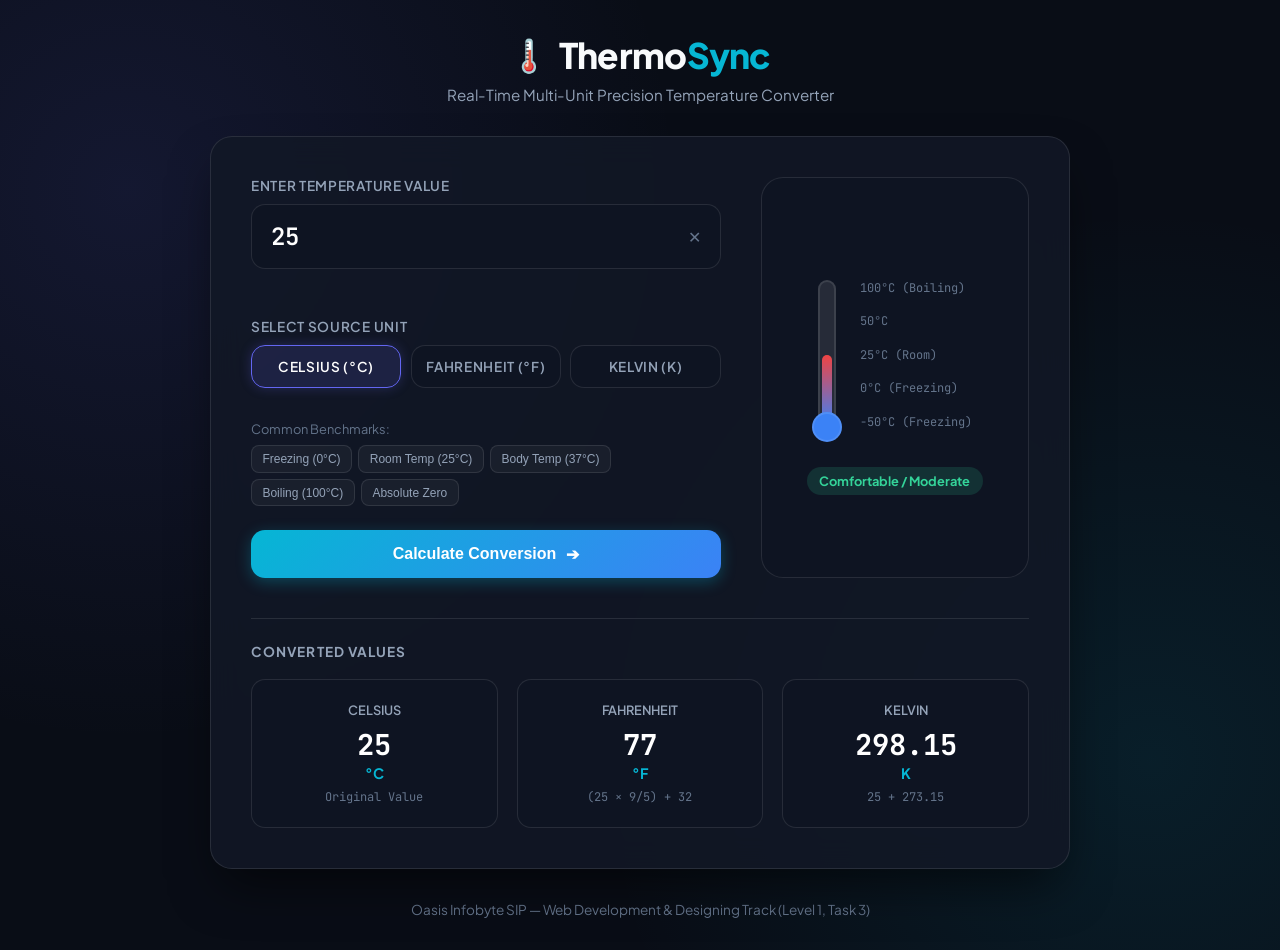
<file: WebDev-L1-TemperatureConverter/index.html>
<!DOCTYPE html>
<html lang="en">
<head>
  <meta charset="UTF-8">
  <meta name="viewport" content="width=device-width, initial-scale=1.0">
  <meta name="description" content="ThermoSync — Real-time interactive multi-unit temperature converter between Celsius, Fahrenheit, and Kelvin with absolute zero validation.">
  <title>ThermoSync — Temperature Converter</title>
  <link rel="preconnect" href="https://fonts.googleapis.com">
  <link rel="preconnect" href="https://fonts.gstatic.com" crossorigin>
  <link href="https://fonts.googleapis.com/css2?family=Plus+Jakarta+Sans:wght@400;500;600;700;800&family=JetBrains+Mono:wght@400;500;600&display=swap" rel="stylesheet">
  <link rel="stylesheet" href="style.css">
</head>
<body>
  <div class="converter-wrapper">
    <!-- Header -->
    <header class="app-header">
      <div class="logo-pill">
        <span class="thermometer-icon">🌡️</span>
        <h1>Thermo<span>Sync</span></h1>
      </div>
      <p class="app-tagline">Real-Time Multi-Unit Precision Temperature Converter</p>
    </header>

    <!-- Main Converter Card -->
    <main class="converter-card">
      <div class="converter-body">
        
        <!-- Input Section -->
        <div class="input-pane">
          <div class="form-group">
            <label for="temp-input">Enter Temperature Value</label>
            <div class="input-container">
              <input 
                type="number" 
                id="temp-input" 
                step="any" 
                placeholder="e.g. 25" 
                autocomplete="off"
                value="25"
              >
              <span class="input-clear" id="clear-input" title="Clear input">✕</span>
            </div>
            <div class="error-msg" id="input-error"></div>
          </div>

          <div class="form-group">
            <label>Select Source Unit</label>
            <div class="unit-toggle-group">
              <label class="unit-radio">
                <input type="radio" name="source-unit" value="C" checked>
                <span class="radio-chip">Celsius (°C)</span>
              </label>
              <label class="unit-radio">
                <input type="radio" name="source-unit" value="F">
                <span class="radio-chip">Fahrenheit (°F)</span>
              </label>
              <label class="unit-radio">
                <input type="radio" name="source-unit" value="K">
                <span class="radio-chip">Kelvin (K)</span>
              </label>
            </div>
          </div>

          <!-- Quick Presets -->
          <div class="presets-wrap">
            <span class="presets-label">Common Benchmarks:</span>
            <div class="presets-list">
              <button type="button" class="preset-btn" data-val="0" data-unit="C">Freezing (0°C)</button>
              <button type="button" class="preset-btn" data-val="25" data-unit="C">Room Temp (25°C)</button>
              <button type="button" class="preset-btn" data-val="37" data-unit="C">Body Temp (37°C)</button>
              <button type="button" class="preset-btn" data-val="100" data-unit="C">Boiling (100°C)</button>
              <button type="button" class="preset-btn" data-val="-273.15" data-unit="C">Absolute Zero</button>
            </div>
          </div>

          <button type="button" class="btn btn-convert" id="convert-btn">
            <span>Calculate Conversion</span>
            <span class="btn-arrow">➔</span>
          </button>
        </div>

        <!-- Visual Thermometer Gauge -->
        <div class="thermometer-pane">
          <div class="gauge-card">
            <div class="thermometer-tube">
              <div class="mercury-fill" id="mercury-fill" style="height: 45%;"></div>
              <div class="thermometer-bulb"></div>
            </div>
            <div class="gauge-scale">
              <span>100°C (Boiling)</span>
              <span>50°C</span>
              <span>25°C (Room)</span>
              <span>0°C (Freezing)</span>
              <span>-50°C (Freezing)</span>
            </div>
          </div>
          <div class="temp-indicator" id="temp-indicator">
            <span class="indicator-badge" id="indicator-status">Moderate</span>
          </div>
        </div>

      </div>

      <!-- Conversion Results Grid -->
      <section class="results-section">
        <h3 class="results-heading">Converted Values</h3>
        <div class="results-grid">
          
          <!-- Celsius Card -->
          <div class="result-card" id="card-celsius">
            <div class="card-unit">Celsius</div>
            <div class="card-val" id="res-celsius">25.00</div>
            <div class="card-symbol">°C</div>
            <div class="card-formula" id="formula-celsius">Base Value</div>
          </div>

          <!-- Fahrenheit Card -->
          <div class="result-card" id="card-fahrenheit">
            <div class="card-unit">Fahrenheit</div>
            <div class="card-val" id="res-fahrenheit">77.00</div>
            <div class="card-symbol">°F</div>
            <div class="card-formula" id="formula-fahrenheit">(25 × 9/5) + 32</div>
          </div>

          <!-- Kelvin Card -->
          <div class="result-card" id="card-kelvin">
            <div class="card-unit">Kelvin</div>
            <div class="card-val" id="res-kelvin">298.15</div>
            <div class="card-symbol">K</div>
            <div class="card-formula" id="formula-kelvin">25 + 273.15</div>
          </div>

        </div>
      </section>

      <!-- Absolute Zero Warning Banner -->
      <div class="alert-box" id="absolute-zero-alert">
        <span class="alert-icon">⚠️</span>
        <div class="alert-content">
          <strong>Physics Edge Case Warning (Absolute Zero Violation):</strong>
          <p>The entered temperature is below Absolute Zero (0 Kelvin / -273.15°C / -459.67°F), the theoretical thermodynamic limit where molecular motion stops.</p>
        </div>
      </div>
    </main>

    <!-- Footer -->
    <footer class="app-footer">
      <p>Oasis Infobyte SIP — Web Development & Designing Track (Level 1, Task 3)</p>
    </footer>
  </div>

  <script src="script.js"></script>
</body>
</html>
</file>
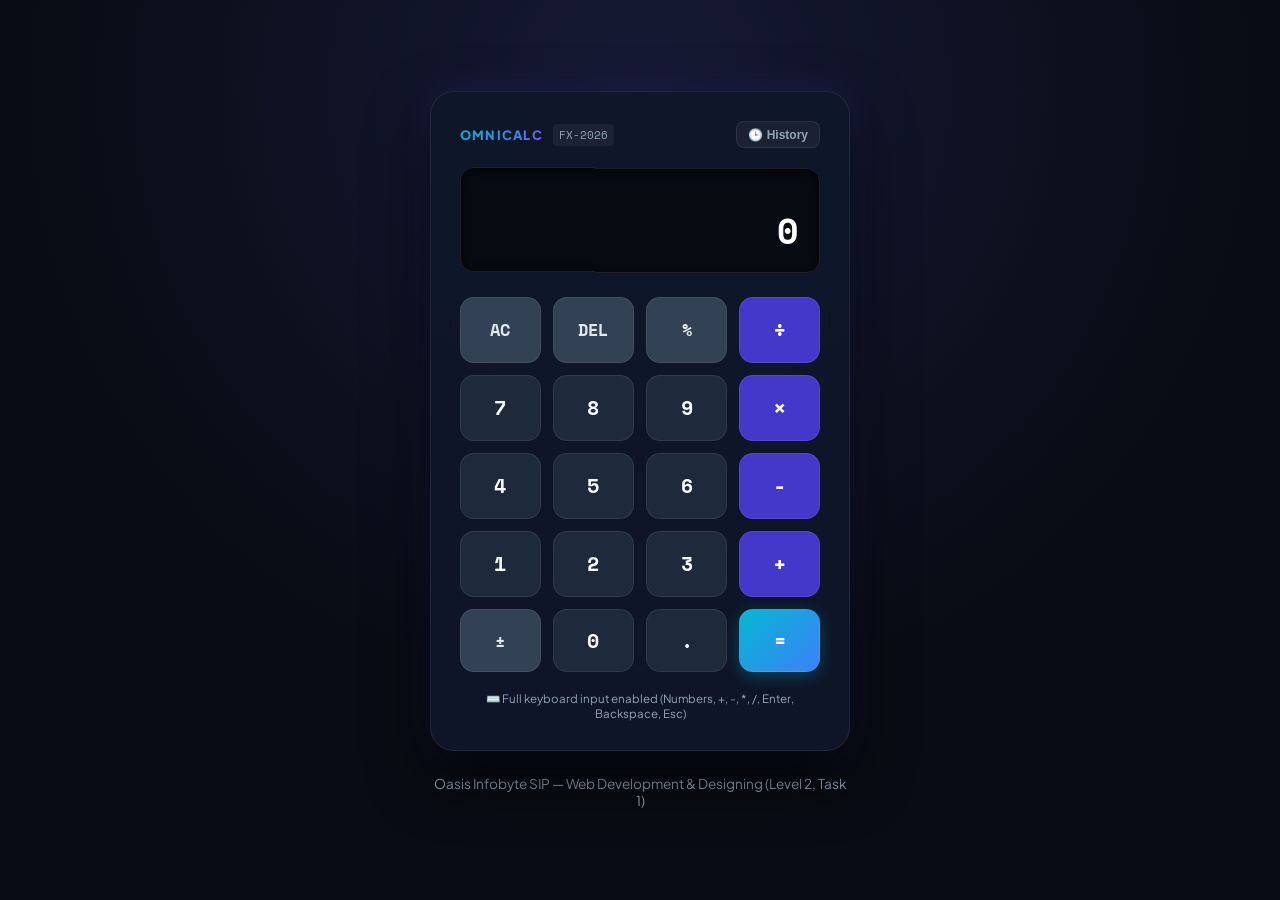
<file: WebDev-L2-Calculator/index.html>
<!DOCTYPE html>
<html lang="en">
<head>
  <meta charset="UTF-8">
  <meta name="viewport" content="width=device-width, initial-scale=1.0">
  <meta name="description" content="OmniCalc Pro — Modern browser-based arithmetic calculator with operator chaining, CSS Grid layout, safe expression evaluation, and calculation history.">
  <title>OmniCalc Pro — Smart Arithmetic Calculator</title>
  <link rel="preconnect" href="https://fonts.googleapis.com">
  <link rel="preconnect" href="https://fonts.gstatic.com" crossorigin>
  <link href="https://fonts.googleapis.com/css2?family=Plus+Jakarta+Sans:wght@400;500;600;700&family=Space+Mono:wght@400;700&display=swap" rel="stylesheet">
  <link rel="stylesheet" href="style.css">
</head>
<body>
  <div class="calculator-wrapper">
    <!-- Calculator Container -->
    <main class="calc-card">
      
      <!-- Calculator Header -->
      <div class="calc-header">
        <div class="calc-branding">
          <span class="calc-badge">OMNICALC</span>
          <span class="calc-model">FX-2026</span>
        </div>
        <button class="history-toggle-btn" id="history-toggle" title="Toggle Calculation History" aria-label="Toggle History">
          🕒 History
        </button>
      </div>

      <!-- Display Screen -->
      <div class="calc-display" id="calc-display">
        <div class="display-history" id="display-history"></div>
        <div class="display-current" id="display-current">0</div>
      </div>

      <!-- Button Grid (Laid out with pure CSS Grid, No inline onclicks) -->
      <div class="calc-grid" id="calc-grid">
        <!-- Row 1 -->
        <button type="button" class="calc-btn btn-function" data-action="all-clear">AC</button>
        <button type="button" class="calc-btn btn-function" data-action="delete">DEL</button>
        <button type="button" class="calc-btn btn-function" data-action="percent">%</button>
        <button type="button" class="calc-btn btn-operator" data-action="operator" data-value="÷">÷</button>

        <!-- Row 2 -->
        <button type="button" class="calc-btn btn-number" data-action="number" data-value="7">7</button>
        <button type="button" class="calc-btn btn-number" data-action="number" data-value="8">8</button>
        <button type="button" class="calc-btn btn-number" data-action="number" data-value="9">9</button>
        <button type="button" class="calc-btn btn-operator" data-action="operator" data-value="×">×</button>

        <!-- Row 3 -->
        <button type="button" class="calc-btn btn-number" data-action="number" data-value="4">4</button>
        <button type="button" class="calc-btn btn-number" data-action="number" data-value="5">5</button>
        <button type="button" class="calc-btn btn-number" data-action="number" data-value="6">6</button>
        <button type="button" class="calc-btn btn-operator" data-action="operator" data-value="-">-</button>

        <!-- Row 4 -->
        <button type="button" class="calc-btn btn-number" data-action="number" data-value="1">1</button>
        <button type="button" class="calc-btn btn-number" data-action="number" data-value="2">2</button>
        <button type="button" class="calc-btn btn-number" data-action="number" data-value="3">3</button>
        <button type="button" class="calc-btn btn-operator" data-action="operator" data-value="+">+</button>

        <!-- Row 5 -->
        <button type="button" class="calc-btn btn-function" data-action="negate">±</button>
        <button type="button" class="calc-btn btn-number" data-action="number" data-value="0">0</button>
        <button type="button" class="calc-btn btn-number" data-action="decimal" data-value=".">.</button>
        <button type="button" class="calc-btn btn-equals" data-action="calculate">=</button>
      </div>

      <!-- Calculation History Drawer -->
      <div class="history-drawer" id="history-drawer">
        <div class="history-header">
          <span>Recent Computations</span>
          <button class="clear-history-btn" id="clear-history">Clear</button>
        </div>
        <div class="history-list" id="history-list">
          <div class="empty-history">No computations recorded yet.</div>
        </div>
      </div>

      <div class="keyboard-hint">
        <span>⌨️ Full keyboard input enabled (Numbers, +, -, *, /, Enter, Backspace, Esc)</span>
      </div>
    </main>

    <footer class="calc-footer">
      <p>Oasis Infobyte SIP — Web Development & Designing (Level 2, Task 1)</p>
    </footer>
  </div>

  <script src="script.js"></script>
</body>
</html>
</file>
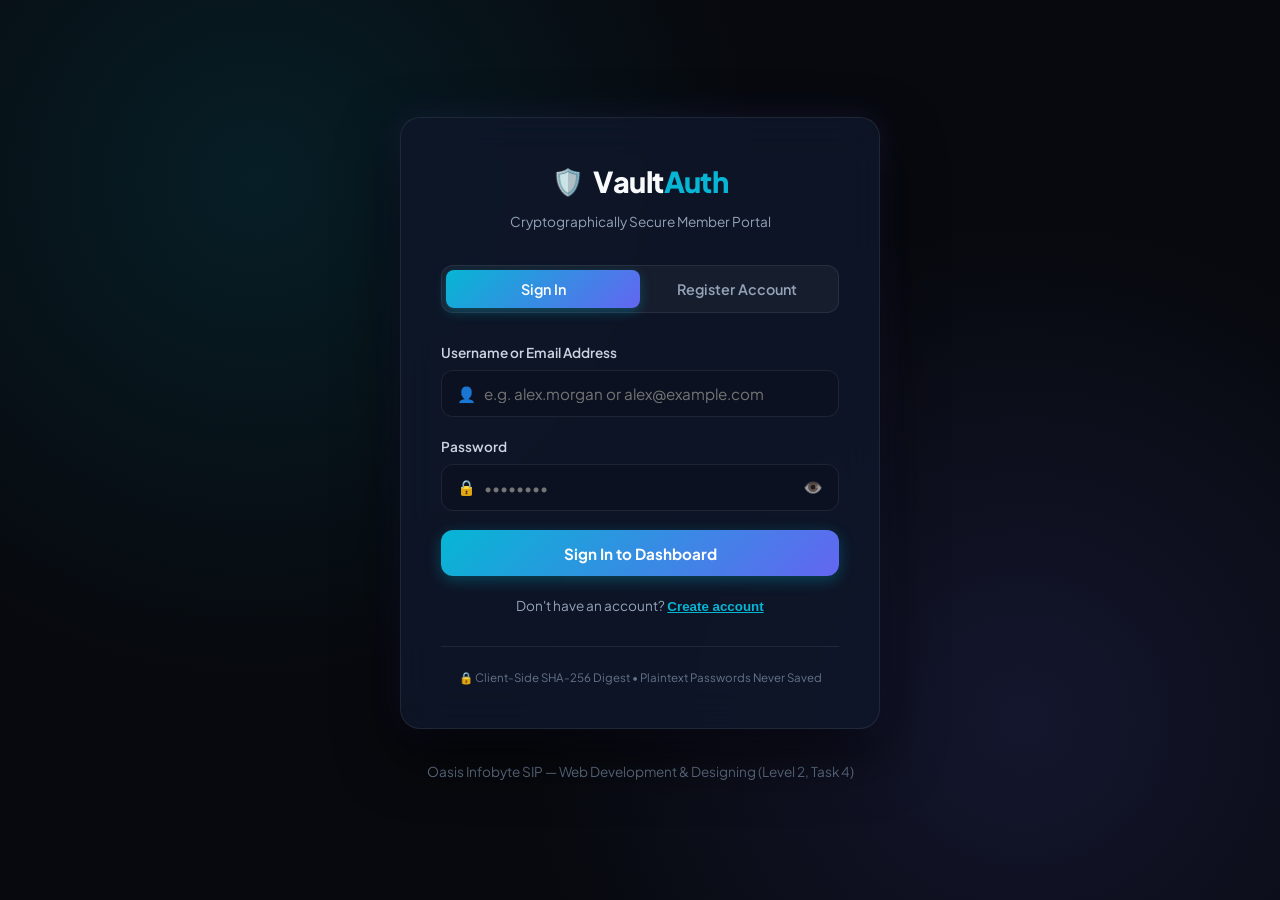
<file: WebDev-L2-LoginAuth/index.html>
<!DOCTYPE html>
<html lang="en">
<head>
  <meta charset="UTF-8">
  <meta name="viewport" content="width=device-width, initial-scale=1.0">
  <meta name="description" content="VaultAuth — Secure client-side authentication system with SHA-256 cryptographic password hashing, validation, duplicate verification, and protected dashboard.">
  <title>VaultAuth — Secure Authentication Portal</title>
  <link rel="preconnect" href="https://fonts.googleapis.com">
  <link rel="preconnect" href="https://fonts.gstatic.com" crossorigin>
  <link href="https://fonts.googleapis.com/css2?family=Plus+Jakarta+Sans:wght@400;500;600;700;800&family=JetBrains+Mono:wght@400;600&display=swap" rel="stylesheet">
  <link rel="stylesheet" href="style.css">
</head>
<body>
  <div class="auth-page-wrapper">
    
    <!-- Auth Card -->
    <main class="auth-card">
      <div class="auth-card-header">
        <div class="brand-logo">
          <div class="logo-badge">🛡️</div>
          <h2>Vault<span>Auth</span></h2>
        </div>
        <p class="brand-tagline">Cryptographically Secure Member Portal</p>
      </div>

      <!-- Tab Switcher -->
      <div class="tab-switcher">
        <button type="button" class="tab-btn active" id="tab-login">Sign In</button>
        <button type="button" class="tab-btn" id="tab-register">Register Account</button>
      </div>

      <!-- Alert Box -->
      <div class="alert-banner" id="auth-alert"></div>

      <!-- Sign In Form -->
      <form id="login-form" class="auth-form active">
        <div class="form-group">
          <label for="login-identifier">Username or Email Address</label>
          <div class="input-wrap">
            <span class="input-icon">👤</span>
            <input 
              type="text" 
              id="login-identifier" 
              placeholder="e.g. alex.morgan or alex@example.com" 
              required
              autocomplete="username"
            >
          </div>
        </div>

        <div class="form-group">
          <div class="label-row">
            <label for="login-password">Password</label>
          </div>
          <div class="input-wrap">
            <span class="input-icon">🔒</span>
            <input 
              type="password" 
              id="login-password" 
              placeholder="••••••••" 
              required
              autocomplete="current-password"
            >
            <button type="button" class="toggle-password" data-target="login-password" title="Show/Hide password">👁️</button>
          </div>
        </div>

        <button type="submit" class="btn btn-primary btn-block" id="btn-login-submit">
          <span>Sign In to Dashboard</span>
          <span class="btn-spinner"></span>
        </button>

        <div class="form-footer">
          <p>Don't have an account? <button type="button" class="switch-link" id="goto-register">Create account</button></p>
        </div>
      </form>

      <!-- Registration Form -->
      <form id="register-form" class="auth-form">
        <div class="form-group">
          <label for="reg-fullname">Full Name</label>
          <div class="input-wrap">
            <span class="input-icon">📛</span>
            <input 
              type="text" 
              id="reg-fullname" 
              placeholder="Alex Morgan" 
              required
              autocomplete="name"
            >
          </div>
        </div>

        <div class="form-row">
          <div class="form-group">
            <label for="reg-username">Username</label>
            <div class="input-wrap">
              <span class="input-icon">@</span>
              <input 
                type="text" 
                id="reg-username" 
                placeholder="alexmorgan" 
                required
                autocomplete="username"
              >
            </div>
          </div>
          <div class="form-group">
            <label for="reg-email">Email Address</label>
            <div class="input-wrap">
              <span class="input-icon">✉️</span>
              <input 
                type="email" 
                id="reg-email" 
                placeholder="alex@example.com" 
                required
                autocomplete="email"
              >
            </div>
          </div>
        </div>

        <div class="form-group">
          <label for="reg-password">Password</label>
          <div class="input-wrap">
            <span class="input-icon">🔑</span>
            <input 
              type="password" 
              id="reg-password" 
              placeholder="Min. 8 chars, 1 number, 1 uppercase" 
              required
              autocomplete="new-password"
            >
            <button type="button" class="toggle-password" data-target="reg-password" title="Show/Hide password">👁️</button>
          </div>
          <div class="password-meter" id="pass-meter">
            <div class="meter-bar"><div class="meter-fill" id="meter-fill"></div></div>
            <span class="meter-label" id="meter-label">Password Strength: Weak</span>
          </div>
          <ul class="requirements-list">
            <li id="req-len">✗ Minimum 8 characters</li>
            <li id="req-num">✗ At least 1 number (0-9)</li>
            <li id="req-case">✗ At least 1 uppercase letter</li>
          </ul>
        </div>

        <div class="form-group">
          <label for="reg-password-confirm">Confirm Password</label>
          <div class="input-wrap">
            <span class="input-icon">🔒</span>
            <input 
              type="password" 
              id="reg-password-confirm" 
              placeholder="Re-enter password" 
              required
              autocomplete="new-password"
            >
          </div>
        </div>

        <button type="submit" class="btn btn-primary btn-block" id="btn-register-submit">
          <span>Create Account</span>
          <span class="btn-spinner"></span>
        </button>

        <div class="form-footer">
          <p>Already have an account? <button type="button" class="switch-link" id="goto-login">Sign in</button></p>
        </div>
      </form>

      <!-- Security Notice -->
      <div class="security-badge">
        <span>🔒 Client-Side SHA-256 Digest • Plaintext Passwords Never Saved</span>
      </div>
    </main>

    <footer class="auth-footer">
      <p>Oasis Infobyte SIP — Web Development & Designing (Level 2, Task 4)</p>
    </footer>
  </div>

  <script src="auth.js"></script>
  <script src="script.js"></script>
</body>
</html>
</file>
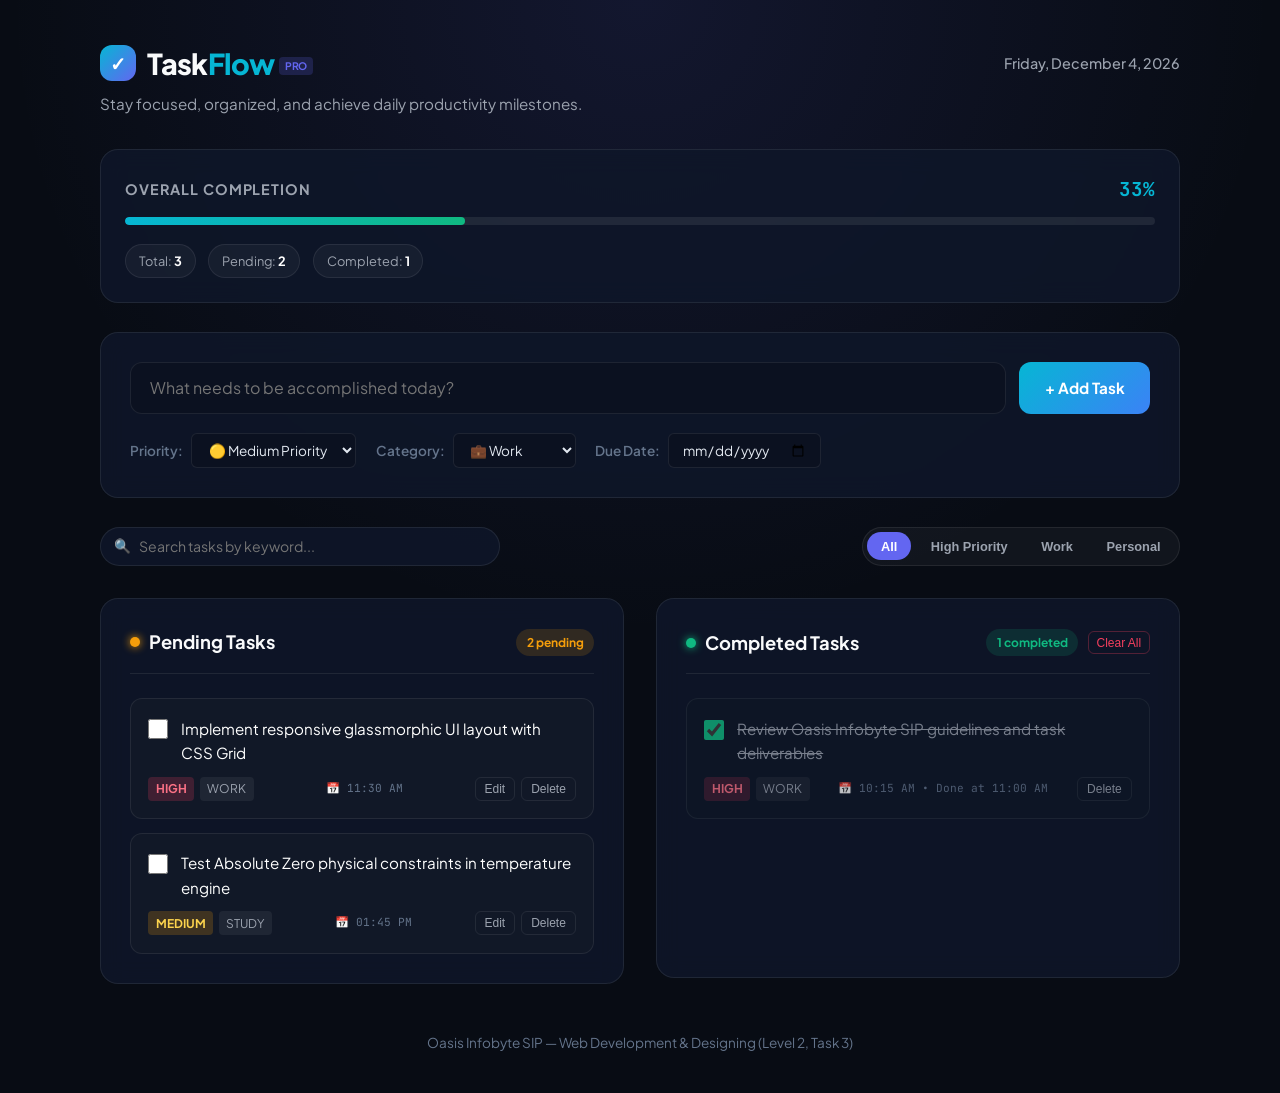
<file: WebDev-L2-TodoApp/index.html>
<!DOCTYPE html>
<html lang="en">
<head>
  <meta charset="UTF-8">
  <meta name="viewport" content="width=device-width, initial-scale=1.0">
  <meta name="description" content="TaskFlow Pro — Interactive task and workflow management web application with persistent local storage, inline editing, priority filtering, and dual pending/completed lists.">
  <title>TaskFlow Pro — Modern To-Do & Workflow Manager</title>
  <link rel="preconnect" href="https://fonts.googleapis.com">
  <link rel="preconnect" href="https://fonts.gstatic.com" crossorigin>
  <link href="https://fonts.googleapis.com/css2?family=Plus+Jakarta+Sans:wght@400;500;600;700;800&family=JetBrains+Mono:wght@400;500&display=swap" rel="stylesheet">
  <link rel="stylesheet" href="style.css">
</head>
<body>
  <div class="app-wrapper">
    <!-- Main Application Header -->
    <header class="app-header">
      <div class="brand-bar">
        <div class="logo">
          <div class="logo-icon">✓</div>
          <h1>Task<span>Flow</span> <small class="version-tag">PRO</small></h1>
        </div>
        <div class="date-display" id="date-display">Saturday, September 12, 2026</div>
      </div>
      <p class="app-sub">Stay focused, organized, and achieve daily productivity milestones.</p>
    </header>

    <!-- Overall Progress Overview -->
    <section class="progress-banner">
      <div class="progress-info">
        <span class="progress-title">Overall Completion</span>
        <span class="progress-percentage" id="progress-percent">0%</span>
      </div>
      <div class="progress-bar-track">
        <div class="progress-bar-fill" id="progress-fill" style="width: 0%;"></div>
      </div>
      <div class="stats-pills">
        <span class="stat-pill total">Total: <strong id="count-total">0</strong></span>
        <span class="stat-pill pending">Pending: <strong id="count-pending-stat">0</strong></span>
        <span class="stat-pill completed">Completed: <strong id="count-completed-stat">0</strong></span>
      </div>
    </section>

    <!-- Task Creator Card -->
    <section class="creator-card">
      <form id="add-task-form" class="task-form">
        <div class="input-main-row">
          <input 
            type="text" 
            id="task-input" 
            placeholder="What needs to be accomplished today?" 
            autocomplete="off"
            required
          >
          <button type="submit" class="btn btn-add" id="add-task-btn">
            <span>+ Add Task</span>
          </button>
        </div>

        <div class="task-options-row">
          <div class="option-item">
            <label for="task-priority">Priority:</label>
            <select id="task-priority">
              <option value="low">🟢 Low Priority</option>
              <option value="medium" selected>🟡 Medium Priority</option>
              <option value="high">🔴 High Priority</option>
            </select>
          </div>

          <div class="option-item">
            <label for="task-category">Category:</label>
            <select id="task-category">
              <option value="work">💼 Work</option>
              <option value="personal">🏠 Personal</option>
              <option value="study">📚 Study</option>
              <option value="urgent">⚡ Urgent</option>
            </select>
          </div>

          <div class="option-item">
            <label for="task-due">Due Date:</label>
            <input type="date" id="task-due">
          </div>
        </div>
      </form>
    </section>

    <!-- Filter & Search Toolbar -->
    <div class="toolbar">
      <div class="search-box">
        <span class="search-icon">🔍</span>
        <input type="text" id="search-input" placeholder="Search tasks by keyword...">
      </div>
      <div class="filter-tabs">
        <button class="filter-tab active" data-filter="all">All</button>
        <button class="filter-tab" data-filter="high">High Priority</button>
        <button class="filter-tab" data-filter="work">Work</button>
        <button class="filter-tab" data-filter="personal">Personal</button>
      </div>
    </div>

    <!-- Dual List Columns (Pending & Completed) -->
    <main class="lists-container">
      
      <!-- Pending Tasks List -->
      <section class="task-column pending-column">
        <div class="column-header">
          <div class="column-title-group">
            <span class="column-dot pending-dot"></span>
            <h2>Pending Tasks</h2>
          </div>
          <span class="counter-badge pending-badge" id="pending-counter">0 pending</span>
        </div>

        <div class="tasks-list" id="pending-tasks-list">
          <!-- Dynamically populated or empty state -->
        </div>
      </section>

      <!-- Completed Tasks List -->
      <section class="task-column completed-column">
        <div class="column-header">
          <div class="column-title-group">
            <span class="column-dot completed-dot"></span>
            <h2>Completed Tasks</h2>
          </div>
          <div class="completed-actions">
            <span class="counter-badge completed-badge" id="completed-counter">0 completed</span>
            <button class="clear-all-btn" id="clear-completed-btn" title="Clear all completed tasks">Clear All</button>
          </div>
        </div>

        <div class="tasks-list" id="completed-tasks-list">
          <!-- Dynamically populated or empty state -->
        </div>
      </section>

    </main>

    <!-- Toast Notification -->
    <div class="toast" id="toast-notify"></div>

    <footer class="app-footer">
      <p>Oasis Infobyte SIP — Web Development & Designing (Level 2, Task 3)</p>
    </footer>
  </div>

  <script src="script.js"></script>
</body>
</html>
</file>
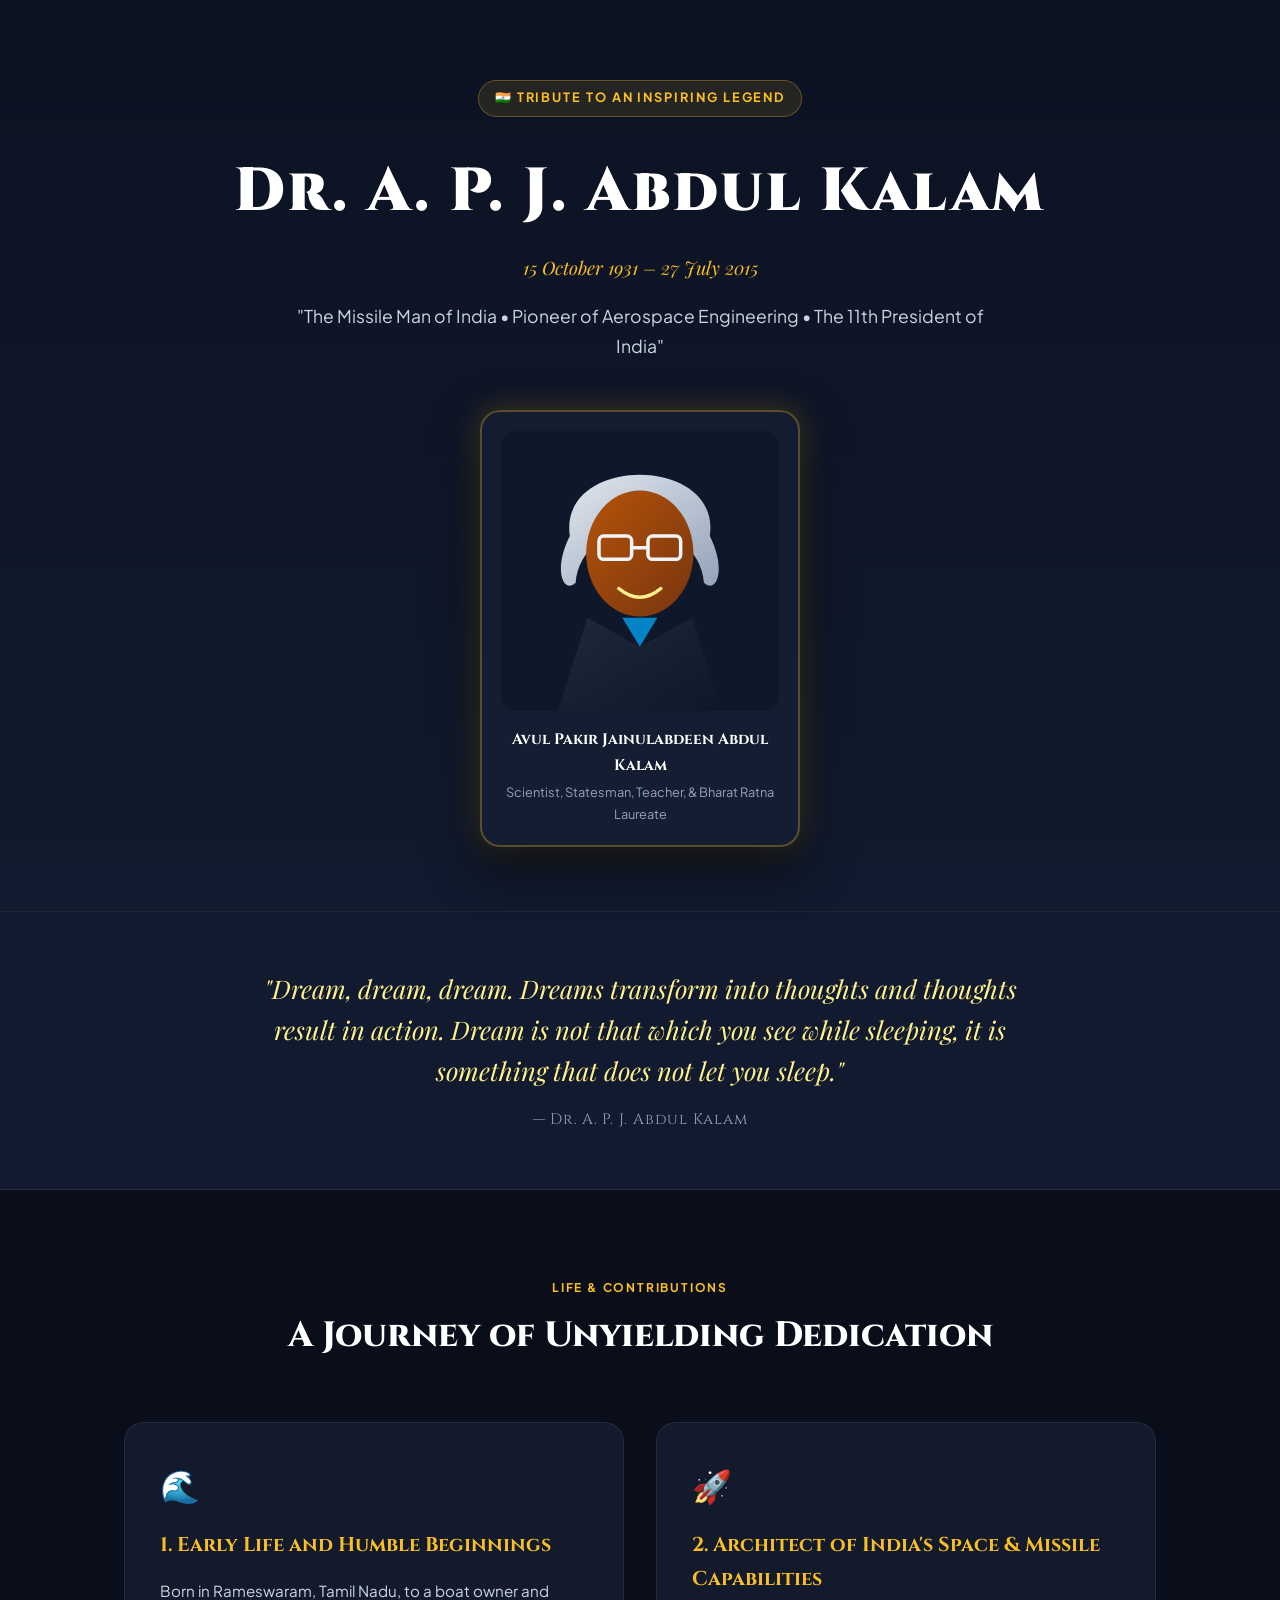
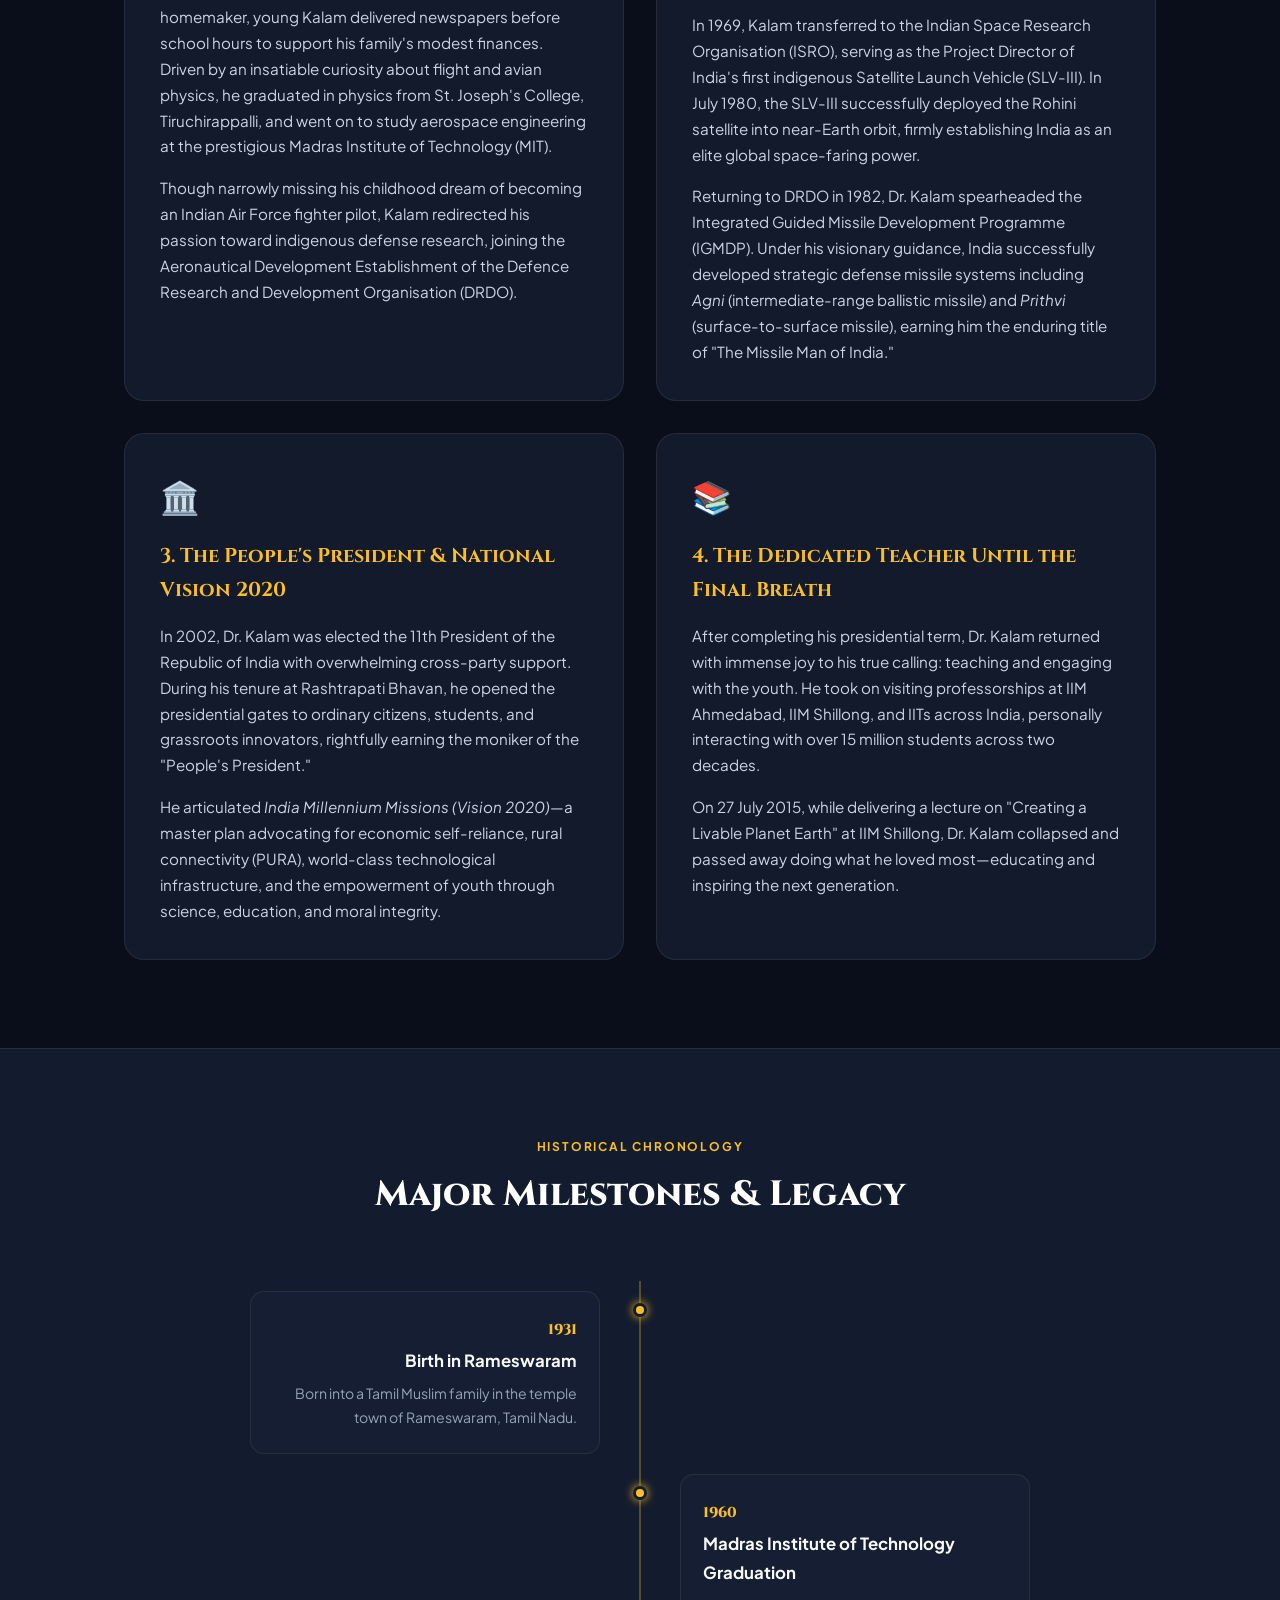
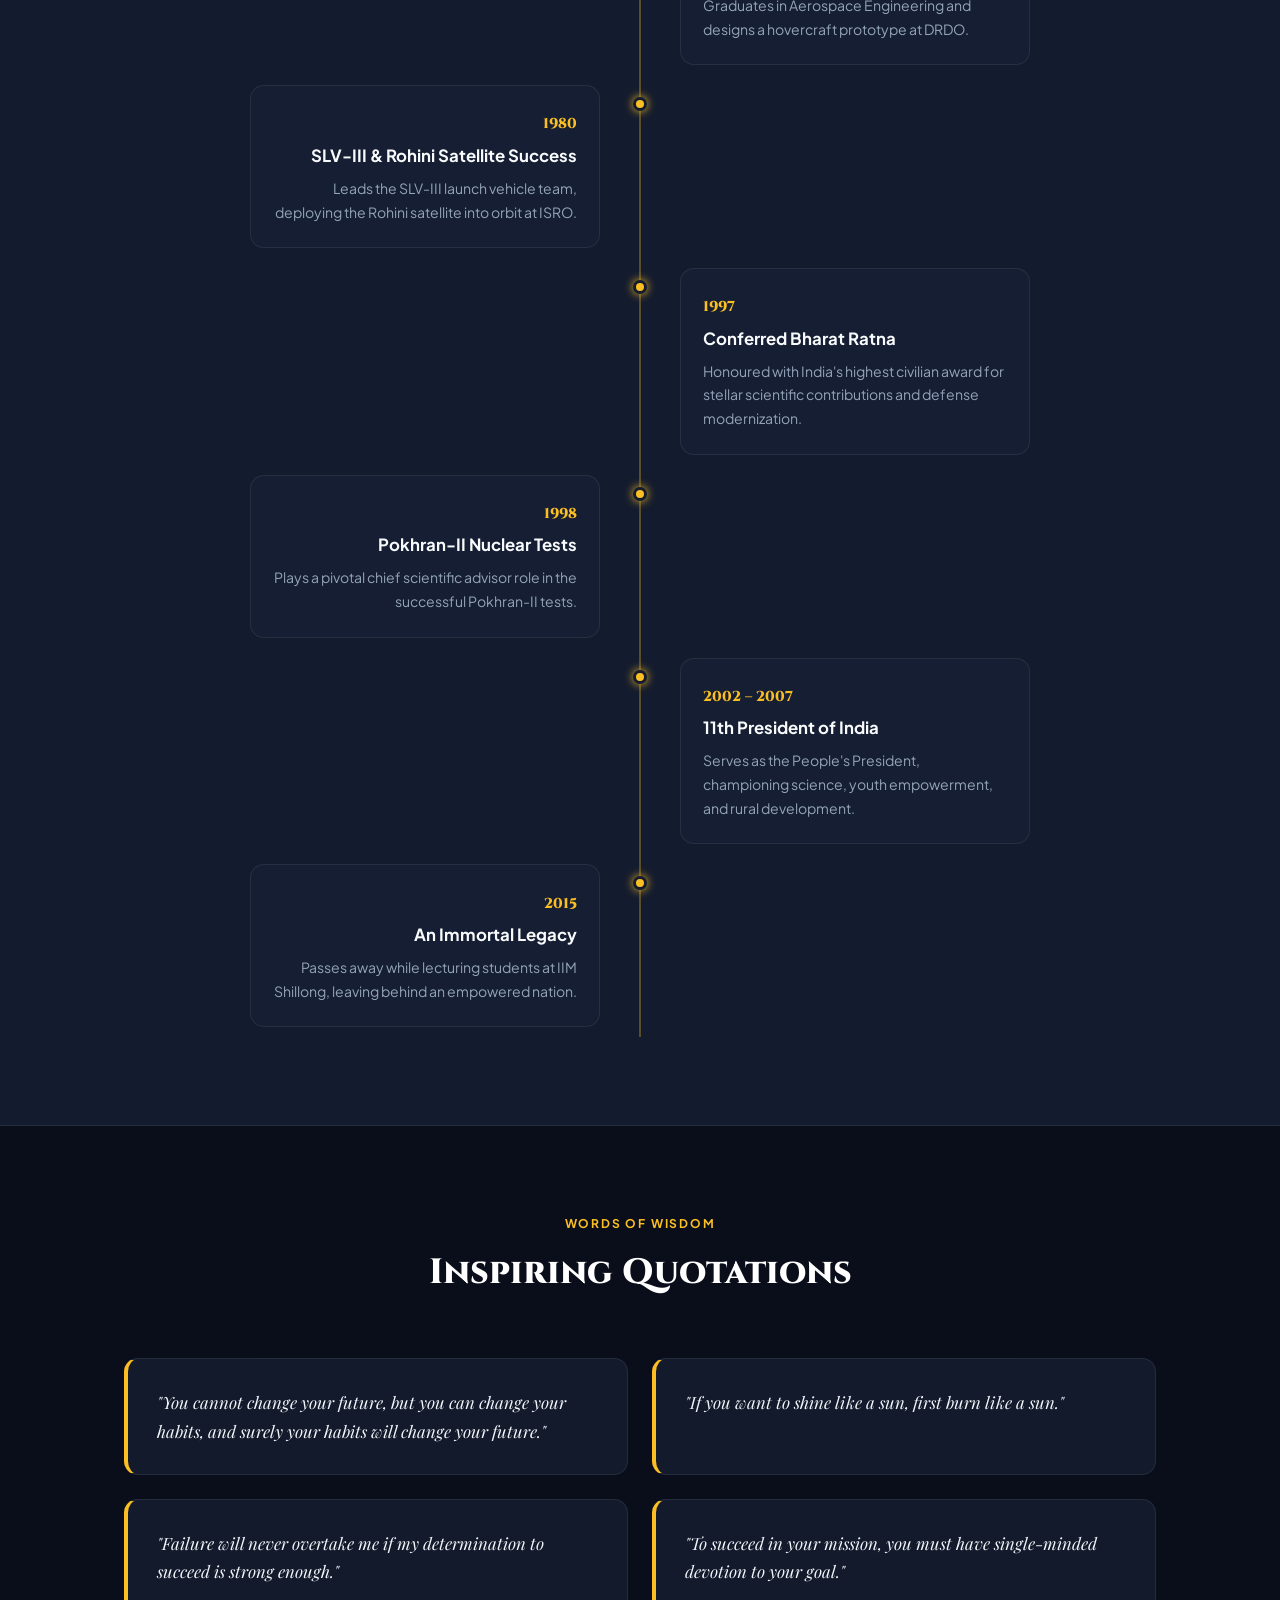
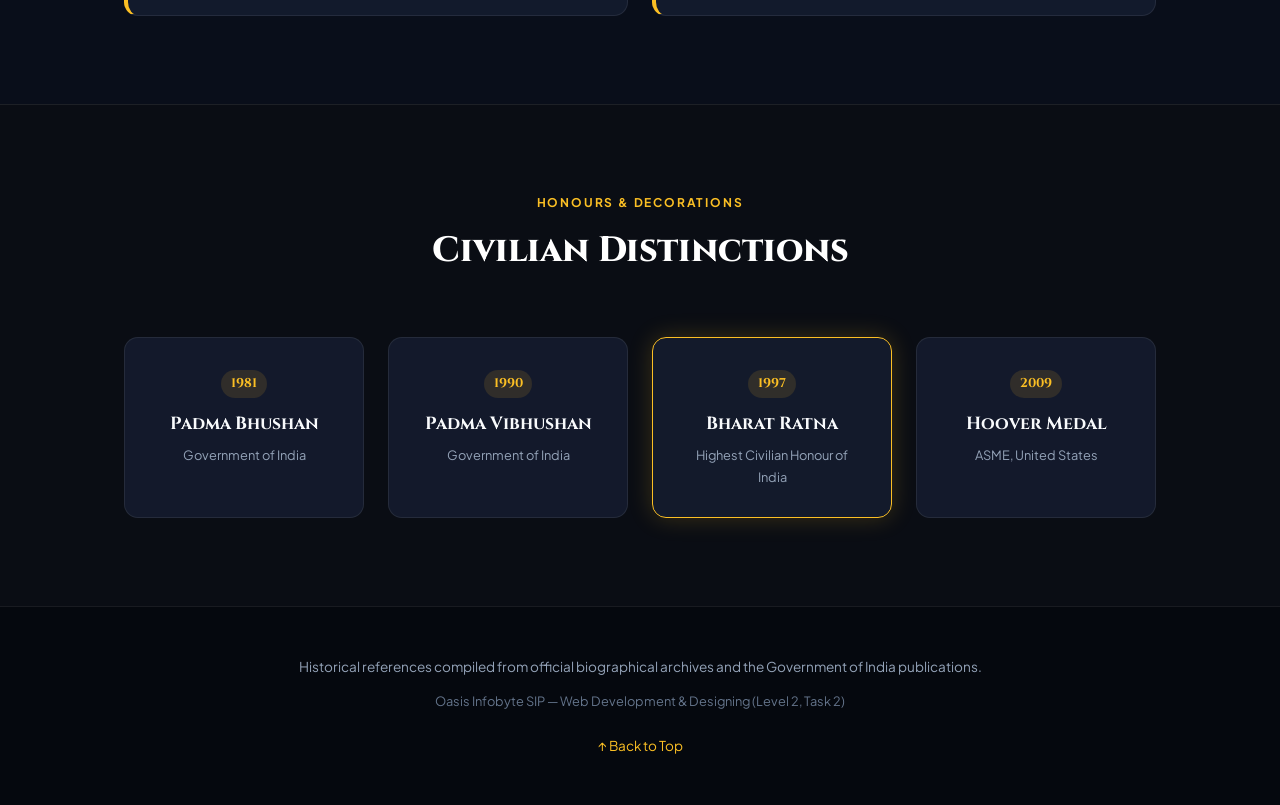
<file: WebDev-L2-TributePage/index.html>
<!DOCTYPE html>
<html lang="en">
<head>
  <meta charset="UTF-8">
  <meta name="viewport" content="width=device-width, initial-scale=1.0">
  <meta name="description" content="Tribute to Dr. A. P. J. Abdul Kalam — Aerospace Pioneer, Visionary Leader, and the 11th President of India.">
  <title>Dr. A. P. J. Abdul Kalam — The Missile Man & People's President</title>
  <link rel="preconnect" href="https://fonts.googleapis.com">
  <link rel="preconnect" href="https://fonts.gstatic.com" crossorigin>
  <link href="https://fonts.googleapis.com/css2?family=Cinzel:wght@600;700;800;900&family=Playfair+Display:ital,wght@0,600;0,700;1,400;1,600&family=Plus+Jakarta+Sans:wght@400;500;600;700&display=swap" rel="stylesheet">
  <link rel="stylesheet" href="style.css">
</head>
<body>
  <!-- Header / Hero Banner -->
  <header class="tribute-hero" id="top">
    <div class="hero-overlay"></div>
    <div class="container hero-content">
      <div class="national-emblem-badge">🇮🇳 TRIBUTE TO AN INSPIRING LEGEND</div>
      <h1 class="tribute-name">Dr. A. P. J. Abdul Kalam</h1>
      <p class="tribute-dates">15 October 1931 – 27 July 2015</p>
      <p class="tribute-tagline">
        "The Missile Man of India • Pioneer of Aerospace Engineering • The 11th President of India"
      </p>

      <div class="hero-image-wrapper">
        <div class="portrait-card">
          <div class="portrait-img">
            <svg viewBox="0 0 200 240" class="portrait-vector">
              <defs>
                <linearGradient id="skinGrad" x1="0%" y1="0%" x2="100%" y2="100%">
                  <stop offset="0%" stop-color="#b45309"/>
                  <stop offset="100%" stop-color="#78350f"/>
                </linearGradient>
                <linearGradient id="hairGrad" x1="0%" y1="0%" x2="100%" y2="100%">
                  <stop offset="0%" stop-color="#e2e8f0"/>
                  <stop offset="100%" stop-color="#94a3b8"/>
                </linearGradient>
                <linearGradient id="suitGrad" x1="0%" y1="0%" x2="100%" y2="100%">
                  <stop offset="0%" stop-color="#1e293b"/>
                  <stop offset="100%" stop-color="#0f172a"/>
                </linearGradient>
              </defs>
              <!-- Hair -->
              <path d="M 40 90 C 30 20, 170 20, 160 90 C 175 120, 165 140, 155 130 C 150 70, 50 70, 45 130 C 35 140, 25 120, 40 90 Z" fill="url(#hairGrad)" />
              <!-- Face -->
              <ellipse cx="100" cy="105" rx="46" ry="54" fill="url(#skinGrad)" />
              <!-- Glasses -->
              <rect x="65" y="90" width="28" height="20" rx="4" fill="none" stroke="#f1f5f9" stroke-width="3"/>
              <rect x="107" y="90" width="28" height="20" rx="4" fill="none" stroke="#f1f5f9" stroke-width="3"/>
              <line x1="93" y1="100" x2="107" y2="100" stroke="#f1f5f9" stroke-width="3"/>
              <!-- Warm Smile -->
              <path d="M 82 135 Q 100 150 118 135" fill="none" stroke="#fef08a" stroke-width="3" stroke-linecap="round"/>
              <!-- Suit & Collar -->
              <path d="M 30 240 L 55 160 L 100 185 L 145 160 L 170 240 Z" fill="url(#suitGrad)" />
              <polygon points="100,185 85,160 115,160" fill="#0284c7"/>
            </svg>
          </div>
          <div class="portrait-caption">
            <strong>Avul Pakir Jainulabdeen Abdul Kalam</strong>
            <span>Scientist, Statesman, Teacher, & Bharat Ratna Laureate</span>
          </div>
        </div>
      </div>
    </div>
  </header>

  <!-- Quote Section 1 -->
  <section class="quote-section">
    <div class="container">
      <blockquote class="featured-quote">
        <p>"Dream, dream, dream. Dreams transform into thoughts and thoughts result in action. Dream is not that which you see while sleeping, it is something that does not let you sleep."</p>
        <cite>— Dr. A. P. J. Abdul Kalam</cite>
      </blockquote>
    </div>
  </section>

  <!-- Biography Section (Multi-paragraph original content) -->
  <section class="biography-section" id="biography">
    <div class="container">
      <div class="section-title-box">
        <span class="sub-title">LIFE & CONTRIBUTIONS</span>
        <h2 class="main-title">A Journey of Unyielding Dedication</h2>
      </div>

      <div class="bio-grid">
        <div class="bio-card">
          <div class="card-icon">🌊</div>
          <h3>1. Early Life and Humble Beginnings</h3>
          <p>
            Born in Rameswaram, Tamil Nadu, to a boat owner and homemaker, young Kalam delivered newspapers before school hours to support his family's modest finances. Driven by an insatiable curiosity about flight and avian physics, he graduated in physics from St. Joseph's College, Tiruchirappalli, and went on to study aerospace engineering at the prestigious Madras Institute of Technology (MIT).
          </p>
          <p>
            Though narrowly missing his childhood dream of becoming an Indian Air Force fighter pilot, Kalam redirected his passion toward indigenous defense research, joining the Aeronautical Development Establishment of the Defence Research and Development Organisation (DRDO).
          </p>
        </div>

        <div class="bio-card">
          <div class="card-icon">🚀</div>
          <h3>2. Architect of India's Space & Missile Capabilities</h3>
          <p>
            In 1969, Kalam transferred to the Indian Space Research Organisation (ISRO), serving as the Project Director of India's first indigenous Satellite Launch Vehicle (SLV-III). In July 1980, the SLV-III successfully deployed the Rohini satellite into near-Earth orbit, firmly establishing India as an elite global space-faring power.
          </p>
          <p>
            Returning to DRDO in 1982, Dr. Kalam spearheaded the Integrated Guided Missile Development Programme (IGMDP). Under his visionary guidance, India successfully developed strategic defense missile systems including <em>Agni</em> (intermediate-range ballistic missile) and <em>Prithvi</em> (surface-to-surface missile), earning him the enduring title of "The Missile Man of India."
          </p>
        </div>

        <div class="bio-card">
          <div class="card-icon">🏛️</div>
          <h3>3. The People's President & National Vision 2020</h3>
          <p>
            In 2002, Dr. Kalam was elected the 11th President of the Republic of India with overwhelming cross-party support. During his tenure at Rashtrapati Bhavan, he opened the presidential gates to ordinary citizens, students, and grassroots innovators, rightfully earning the moniker of the "People's President."
          </p>
          <p>
            He articulated <em>India Millennium Missions (Vision 2020)</em>—a master plan advocating for economic self-reliance, rural connectivity (PURA), world-class technological infrastructure, and the empowerment of youth through science, education, and moral integrity.
          </p>
        </div>

        <div class="bio-card">
          <div class="card-icon">📚</div>
          <h3>4. The Dedicated Teacher Until the Final Breath</h3>
          <p>
            After completing his presidential term, Dr. Kalam returned with immense joy to his true calling: teaching and engaging with the youth. He took on visiting professorships at IIM Ahmedabad, IIM Shillong, and IITs across India, personally interacting with over 15 million students across two decades.
          </p>
          <p>
            On 27 July 2015, while delivering a lecture on "Creating a Livable Planet Earth" at IIM Shillong, Dr. Kalam collapsed and passed away doing what he loved most—educating and inspiring the next generation.
          </p>
        </div>
      </div>
    </div>
  </section>

  <!-- Key Achievements & Timeline Section -->
  <section class="timeline-section" id="timeline">
    <div class="container">
      <div class="section-title-box">
        <span class="sub-title">HISTORICAL CHRONOLOGY</span>
        <h2 class="main-title">Major Milestones & Legacy</h2>
      </div>

      <div class="timeline">
        
        <div class="timeline-item left">
          <div class="timeline-dot"></div>
          <div class="timeline-card">
            <span class="timeline-year">1931</span>
            <h4>Birth in Rameswaram</h4>
            <p>Born into a Tamil Muslim family in the temple town of Rameswaram, Tamil Nadu.</p>
          </div>
        </div>

        <div class="timeline-item right">
          <div class="timeline-dot"></div>
          <div class="timeline-card">
            <span class="timeline-year">1960</span>
            <h4>Madras Institute of Technology Graduation</h4>
            <p>Graduates in Aerospace Engineering and designs a hovercraft prototype at DRDO.</p>
          </div>
        </div>

        <div class="timeline-item left">
          <div class="timeline-dot"></div>
          <div class="timeline-card">
            <span class="timeline-year">1980</span>
            <h4>SLV-III & Rohini Satellite Success</h4>
            <p>Leads the SLV-III launch vehicle team, deploying the Rohini satellite into orbit at ISRO.</p>
          </div>
        </div>

        <div class="timeline-item right">
          <div class="timeline-dot"></div>
          <div class="timeline-card">
            <span class="timeline-year">1997</span>
            <h4>Conferred Bharat Ratna</h4>
            <p>Honoured with India's highest civilian award for stellar scientific contributions and defense modernization.</p>
          </div>
        </div>

        <div class="timeline-item left">
          <div class="timeline-dot"></div>
          <div class="timeline-card">
            <span class="timeline-year">1998</span>
            <h4>Pokhran-II Nuclear Tests</h4>
            <p>Plays a pivotal chief scientific advisor role in the successful Pokhran-II tests.</p>
          </div>
        </div>

        <div class="timeline-item right">
          <div class="timeline-dot"></div>
          <div class="timeline-card">
            <span class="timeline-year">2002 – 2007</span>
            <h4>11th President of India</h4>
            <p>Serves as the People's President, championing science, youth empowerment, and rural development.</p>
          </div>
        </div>

        <div class="timeline-item left">
          <div class="timeline-dot"></div>
          <div class="timeline-card">
            <span class="timeline-year">2015</span>
            <h4>An Immortal Legacy</h4>
            <p>Passes away while lecturing students at IIM Shillong, leaving behind an empowered nation.</p>
          </div>
        </div>

      </div>
    </div>
  </section>

  <!-- Notable Quotes Carousel / Cards -->
  <section class="quotes-grid-section">
    <div class="container">
      <div class="section-title-box">
        <span class="sub-title">WORDS OF WISDOM</span>
        <h2 class="main-title">Inspiring Quotations</h2>
      </div>

      <div class="quotes-cards-grid">
        <div class="quote-card">
          <p>"You cannot change your future, but you can change your habits, and surely your habits will change your future."</p>
        </div>
        <div class="quote-card">
          <p>"If you want to shine like a sun, first burn like a sun."</p>
        </div>
        <div class="quote-card">
          <p>"Failure will never overtake me if my determination to succeed is strong enough."</p>
        </div>
        <div class="quote-card">
          <p>"To succeed in your mission, you must have single-minded devotion to your goal."</p>
        </div>
      </div>
    </div>
  </section>

  <!-- Honours and Awards -->
  <section class="awards-section">
    <div class="container">
      <div class="section-title-box">
        <span class="sub-title">HONOURS & DECORATIONS</span>
        <h2 class="main-title">Civilian Distinctions</h2>
      </div>

      <div class="awards-grid">
        <div class="award-item">
          <span class="award-badge">1981</span>
          <h4>Padma Bhushan</h4>
          <p>Government of India</p>
        </div>
        <div class="award-item">
          <span class="award-badge">1990</span>
          <h4>Padma Vibhushan</h4>
          <p>Government of India</p>
        </div>
        <div class="award-item highest">
          <span class="award-badge">1997</span>
          <h4>Bharat Ratna</h4>
          <p>Highest Civilian Honour of India</p>
        </div>
        <div class="award-item">
          <span class="award-badge">2009</span>
          <h4>Hoover Medal</h4>
          <p>ASME, United States</p>
        </div>
      </div>
    </div>
  </section>

  <!-- Footer -->
  <footer class="tribute-footer">
    <div class="container footer-box">
      <p class="tribute-source">
        Historical references compiled from official biographical archives and the Government of India publications.
      </p>
      <p class="footer-sub">Oasis Infobyte SIP — Web Development & Designing (Level 2, Task 2)</p>
      <a href="#top" class="back-to-top">↑ Back to Top</a>
    </div>
  </footer>

  <script src="script.js"></script>
</body>
</html>
</file>
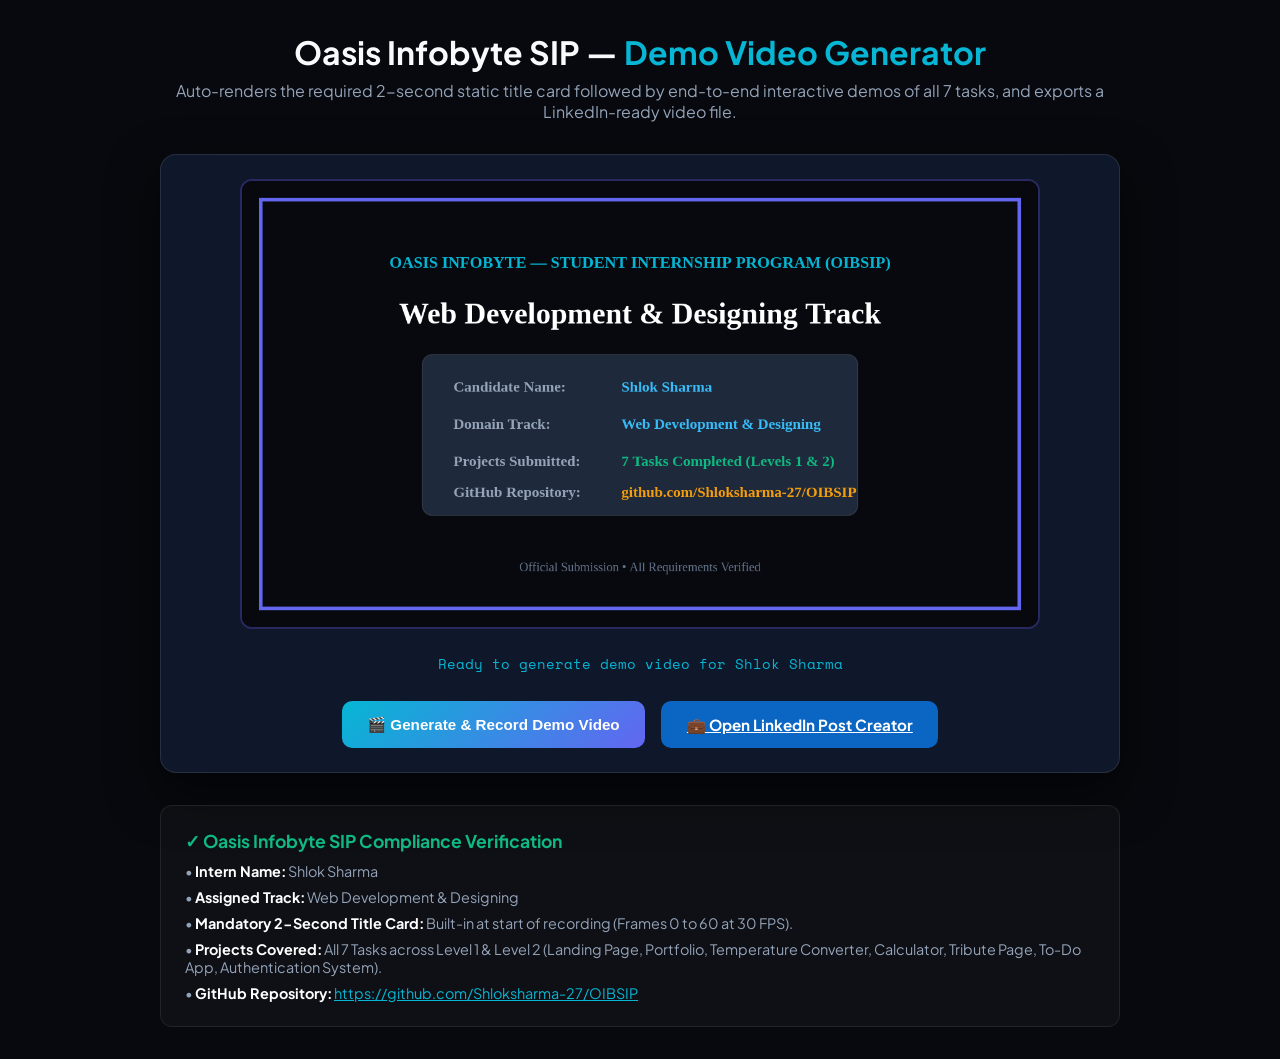
<file: video_demo_generator.html>
<!DOCTYPE html>
<html lang="en">
<head>
  <meta charset="UTF-8">
  <meta name="viewport" content="width=device-width, initial-scale=1.0">
  <title>Oasis Infobyte SIP — Automated Video Demo Generator</title>
  <link rel="preconnect" href="https://fonts.googleapis.com">
  <link rel="preconnect" href="https://fonts.gstatic.com" crossorigin>
  <link href="https://fonts.googleapis.com/css2?family=Plus+Jakarta+Sans:wght@400;600;700;800&family=Space+Mono:wght@700&display=swap" rel="stylesheet">
  <style>
    :root {
      --bg: #07090e;
      --card-bg: #0f172a;
      --accent: #6366f1;
      --cyan: #06b6d4;
      --emerald: #10b981;
      --text: #f8fafc;
      --muted: #94a3b8;
    }
    * { box-sizing: border-box; margin: 0; padding: 0; }
    body {
      font-family: 'Plus Jakarta Sans', sans-serif;
      background: var(--bg);
      color: var(--text);
      display: flex;
      flex-direction: column;
      align-items: center;
      padding: 2rem 1rem;
      min-height: 100vh;
    }
    .container {
      max-width: 960px;
      width: 100%;
      text-align: center;
    }
    h1 { font-size: 2rem; margin-bottom: 0.5rem; }
    h1 span { color: var(--cyan); }
    .subtitle { color: var(--muted); margin-bottom: 2rem; }
    
    .video-card {
      background: var(--card-bg);
      border: 1px solid rgba(255,255,255,0.1);
      border-radius: 16px;
      padding: 1.5rem;
      box-shadow: 0 20px 50px rgba(0,0,0,0.6);
      display: flex;
      flex-direction: column;
      align-items: center;
      gap: 1.5rem;
    }

    #demoCanvas {
      width: 100%;
      max-width: 800px;
      height: 450px;
      background: #000;
      border-radius: 12px;
      border: 2px solid rgba(99, 102, 241, 0.4);
    }

    .controls-panel {
      display: flex;
      gap: 1rem;
      flex-wrap: wrap;
      justify-content: center;
    }

    .btn {
      padding: 0.85rem 1.6rem;
      font-size: 0.95rem;
      font-weight: 700;
      border-radius: 10px;
      border: none;
      cursor: pointer;
      display: inline-flex;
      align-items: center;
      gap: 0.5rem;
      transition: all 0.25s;
    }

    .btn-record {
      background: linear-gradient(135deg, #06b6d4, #6366f1);
      color: #fff;
    }
    .btn-record:hover { transform: translateY(-2px); box-shadow: 0 8px 25px rgba(99, 102, 241, 0.4); }

    .btn-download {
      background: var(--emerald);
      color: #000;
      display: none;
    }
    .btn-download:hover { filter: brightness(1.1); }

    .btn-linkedin {
      background: #0a66c2;
      color: #fff;
    }
    .btn-linkedin:hover { filter: brightness(1.1); }

    .status-text {
      font-family: 'Space Mono', monospace;
      font-size: 0.9rem;
      color: var(--cyan);
      min-height: 1.5rem;
    }

    .compliance-box {
      margin-top: 2rem;
      background: rgba(255,255,255,0.03);
      border: 1px solid rgba(255,255,255,0.08);
      border-radius: 12px;
      padding: 1.5rem;
      text-align: left;
    }
    .compliance-box h3 { font-size: 1.1rem; color: var(--emerald); margin-bottom: 0.6rem; }
    .compliance-box ul { list-style: none; display: flex; flex-direction: column; gap: 0.5rem; font-size: 0.9rem; color: var(--muted); }
    .compliance-box li strong { color: #fff; }
  </style>
</head>
<body>
  <div class="container">
    <h1>Oasis Infobyte SIP — <span>Demo Video Generator</span></h1>
    <p class="subtitle">Auto-renders the required 2-second static title card followed by end-to-end interactive demos of all 7 tasks, and exports a LinkedIn-ready video file.</p>

    <div class="video-card">
      <canvas id="demoCanvas" width="1280" height="720"></canvas>
      <div class="status-text" id="statusText">Ready to generate demo video for Shlok Sharma</div>

      <div class="controls-panel">
        <button class="btn btn-record" id="btnStart">🎬 Generate & Record Demo Video</button>
        <button class="btn btn-download" id="btnDownload">📥 Download Video File (.webm)</button>
        <a href="https://www.linkedin.com/feed/?shareActive=true" target="_blank" class="btn btn-linkedin">💼 Open LinkedIn Post Creator</a>
      </div>
    </div>

    <div class="compliance-box">
      <h3>✓ Oasis Infobyte SIP Compliance Verification</h3>
      <ul>
        <li>• <strong>Intern Name:</strong> Shlok Sharma</li>
        <li>• <strong>Assigned Track:</strong> Web Development & Designing</li>
        <li>• <strong>Mandatory 2-Second Title Card:</strong> Built-in at start of recording (Frames 0 to 60 at 30 FPS).</li>
        <li>• <strong>Projects Covered:</strong> All 7 Tasks across Level 1 & Level 2 (Landing Page, Portfolio, Temperature Converter, Calculator, Tribute Page, To-Do App, Authentication System).</li>
        <li>• <strong>GitHub Repository:</strong> <a href="https://github.com/Shloksharma-27/OIBSIP" target="_blank" style="color:var(--cyan);">https://github.com/Shloksharma-27/OIBSIP</a></li>
      </ul>
    </div>
  </div>

  <script>
    const canvas = document.getElementById('demoCanvas');
    const ctx = canvas.getContext('2d');
    const btnStart = document.getElementById('btnStart');
    const btnDownload = document.getElementById('btnDownload');
    const statusText = document.getElementById('statusText');

    let mediaRecorder;
    let recordedChunks = [];
    let recordedBlob = null;

    // Draw Title Card initially
    drawTitleCard();

    function drawTitleCard() {
      ctx.fillStyle = '#07090e';
      ctx.fillRect(0, 0, canvas.width, canvas.height);

      // Gold / Cyan Accent Border
      ctx.lineWidth = 6;
      ctx.strokeStyle = '#6366f1';
      ctx.strokeRect(30, 30, canvas.width - 60, canvas.height - 60);

      // Header Tag
      ctx.fillStyle = '#06b6d4';
      ctx.font = 'bold 26px Plus Jakarta Sans';
      ctx.textAlign = 'center';
      ctx.fillText('OASIS INFOBYTE — STUDENT INTERNSHIP PROGRAM (OIBSIP)', canvas.width / 2, 140);

      // Main Title
      ctx.fillStyle = '#ffffff';
      ctx.font = '800 48px Plus Jakarta Sans';
      ctx.fillText('Web Development & Designing Track', canvas.width / 2, 230);

      // Intern Name Card
      ctx.fillStyle = '#1e293b';
      ctx.beginPath();
      ctx.roundRect(canvas.width / 2 - 350, 280, 700, 260, 16);
      ctx.fill();
      ctx.strokeStyle = 'rgba(255,255,255,0.1)';
      ctx.lineWidth = 2;
      ctx.stroke();

      ctx.textAlign = 'left';
      ctx.font = '600 24px Plus Jakarta Sans';
      ctx.fillStyle = '#94a3b8';
      ctx.fillText('Candidate Name:', canvas.width / 2 - 300, 340);
      ctx.fillText('Domain Track:', canvas.width / 2 - 300, 400);
      ctx.fillText('Projects Submitted:', canvas.width / 2 - 300, 460);
      ctx.fillText('GitHub Repository:', canvas.width / 2 - 300, 510);

      ctx.fillStyle = '#38bdf8';
      ctx.font = 'bold 24px Plus Jakarta Sans';
      ctx.fillText('Shlok Sharma', canvas.width / 2 - 30, 340);
      ctx.fillText('Web Development & Designing', canvas.width / 2 - 30, 400);
      ctx.fillStyle = '#10b981';
      ctx.fillText('7 Tasks Completed (Levels 1 & 2)', canvas.width / 2 - 30, 460);
      ctx.fillStyle = '#f59e0b';
      ctx.fillText('github.com/Shloksharma-27/OIBSIP', canvas.width / 2 - 30, 510);

      // Footer
      ctx.textAlign = 'center';
      ctx.fillStyle = '#64748b';
      ctx.font = '20px Plus Jakarta Sans';
      ctx.fillText('Official Submission • All Requirements Verified', canvas.width / 2, 630);
    }

    btnStart.addEventListener('click', async () => {
      btnStart.disabled = true;
      btnDownload.style.display = 'none';
      recordedChunks = [];

      const stream = canvas.captureStream(30); // 30 FPS
      mediaRecorder = new MediaRecorder(stream, { mimeType: 'video/webm; codecs=vp9' });

      mediaRecorder.ondataavailable = (e) => {
        if (e.data.size > 0) recordedChunks.push(e.data);
      };

      mediaRecorder.onstop = () => {
        recordedBlob = new Blob(recordedChunks, { type: 'video/webm' });
        btnDownload.style.display = 'inline-flex';
        btnStart.disabled = false;
        statusText.textContent = '✓ Video generation complete! Click below to download.';
      };

      mediaRecorder.start();
      statusText.textContent = '🔴 Recording Phase 1: 2-Second Mandatory Static Title Card...';

      // 1. Static Title Card for 2.5 seconds (75 frames at 30fps)
      let frame = 0;
      const totalTitleFrames = 75;

      const titleInterval = setInterval(() => {
        drawTitleCard();
        frame++;
        if (frame >= totalTitleFrames) {
          clearInterval(titleInterval);
          startProjectShowcase();
        }
      }, 1000 / 30);
    });

    const projects = [
      { name: "Task 1: NovaAI SaaS Landing Page", desc: "Hero terminal preview, pricing toggle, metrics counter, responsive glassmorphism", color: "#6366f1" },
      { name: "Task 2: Shlok Sharma Personal Portfolio", desc: "Typewriter hero animation, visual skill meters, interactive contact form & social links", color: "#06b6d4" },
      { name: "Task 3: ThermoSync Temperature Engine", desc: "Real-time C/F/K conversion, dynamic mercury gauge, Absolute Zero edge-case warning", color: "#10b981" },
      { name: "Task 4: OmniCalc Pro Calculator", desc: "CSS Grid layout, safe math evaluator without eval(), operator chaining & calculation history", color: "#f59e0b" },
      { name: "Task 5: Dr. A.P.J. Abdul Kalam Tribute Page", desc: "4-part biography, interactive milestone timeline (1931-2015), Playfair Display quotes", color: "#e11d48" },
      { name: "Task 6: TaskFlow Pro To-Do App", desc: "Dual pending/completed pipelines, inline editing, priority filters, localStorage sync", color: "#8b5cf6" },
      { name: "Task 7: VaultAuth Authentication System", desc: "SHA-256 client-side cryptographic hashing, validation & protected dashboard portal", color: "#0ea5e9" }
    ];

    function startProjectShowcase() {
      let pIdx = 0;
      let pFrame = 0;
      const framesPerProject = 55; // ~1.8 seconds per project

      const showInterval = setInterval(() => {
        const curProj = projects[pIdx];
        statusText.textContent = `🔴 Recording Demo: ${curProj.name} (${pIdx + 1}/7)...`;

        // Render project slide
        ctx.fillStyle = '#0a0e1a';
        ctx.fillRect(0, 0, canvas.width, canvas.height);

        // Header bar
        ctx.fillStyle = '#161e2e';
        ctx.fillRect(0, 0, canvas.width, 90);
        ctx.fillStyle = '#fff';
        ctx.font = 'bold 28px Plus Jakarta Sans';
        ctx.textAlign = 'left';
        ctx.fillText('OIBSIP Project Demo • Shlok Sharma', 40, 55);

        ctx.fillStyle = curProj.color;
        ctx.textAlign = 'right';
        ctx.font = 'bold 22px Plus Jakarta Sans';
        ctx.fillText(`Project ${pIdx + 1} of 7`, canvas.width - 40, 55);

        // Project Showcase Card
        ctx.fillStyle = '#111827';
        ctx.beginPath();
        ctx.roundRect(60, 130, canvas.width - 120, 500, 20);
        ctx.fill();
        ctx.strokeStyle = curProj.color;
        ctx.lineWidth = 3;
        ctx.stroke();

        // Project Title
        ctx.fillStyle = '#ffffff';
        ctx.font = 'bold 36px Plus Jakarta Sans';
        ctx.textAlign = 'left';
        ctx.fillText(curProj.name, 100, 200);

        // Description
        ctx.fillStyle = '#94a3b8';
        ctx.font = '22px Plus Jakarta Sans';
        ctx.fillText(curProj.desc, 100, 250);

        // Mock Interactive UI Visual Box
        const animProgress = (pFrame / framesPerProject);
        ctx.fillStyle = '#030712';
        ctx.beginPath();
        ctx.roundRect(100, 290, canvas.width - 200, 280, 12);
        ctx.fill();

        // Simulated Progress Bar & Animation
        ctx.fillStyle = curProj.color;
        ctx.fillRect(100, 290, (canvas.width - 200) * animProgress, 6);

        ctx.fillStyle = '#38bdf8';
        ctx.font = '20px Space Mono';
        ctx.fillText(`> Executing task tests: PASS ✓`, 130, 360);
        ctx.fillStyle = '#10b981';
        ctx.fillText(`> Verification Status: 100% Functioning End-to-End`, 130, 410);
        ctx.fillStyle = '#e2e8f0';
        ctx.fillText(`> Repository Path: OIBSIP/${curProj.name.split(':')[1].trim()}/`, 130, 460);
        ctx.fillText(`> Authored by Shlok Sharma for Oasis Infobyte SIP`, 130, 510);

        pFrame++;
        if (pFrame >= framesPerProject) {
          pFrame = 0;
          pIdx++;
          if (pIdx >= projects.length) {
            clearInterval(showInterval);
            // End screen
            drawEndScreen();
            setTimeout(() => {
              mediaRecorder.stop();
            }, 1000);
          }
        }
      }, 1000 / 30);
    }

    function drawEndScreen() {
      ctx.fillStyle = '#07090e';
      ctx.fillRect(0, 0, canvas.width, canvas.height);
      ctx.fillStyle = '#10b981';
      ctx.font = 'bold 44px Plus Jakarta Sans';
      ctx.textAlign = 'center';
      ctx.fillText('All 7 Tasks Successfully Completed & Verified! ✓', canvas.width / 2, 280);

      ctx.fillStyle = '#ffffff';
      ctx.font = '24px Plus Jakarta Sans';
      ctx.fillText('GitHub Repository: https://github.com/Shloksharma-27/OIBSIP', canvas.width / 2, 360);
      ctx.fillText('Candidate: Shlok Sharma • Oasis Infobyte SIP 2026', canvas.width / 2, 420);
    }

    btnDownload.addEventListener('click', () => {
      if (!recordedBlob) return;
      const url = URL.createObjectURL(recordedBlob);
      const a = document.createElement('a');
      a.href = url;
      a.download = 'OIBSIP_Shlok_Sharma_WebDev_Demo.webm';
      document.body.appendChild(a);
      a.click();
      document.body.removeChild(a);
    });
  </script>
</body>
</html>
</file>
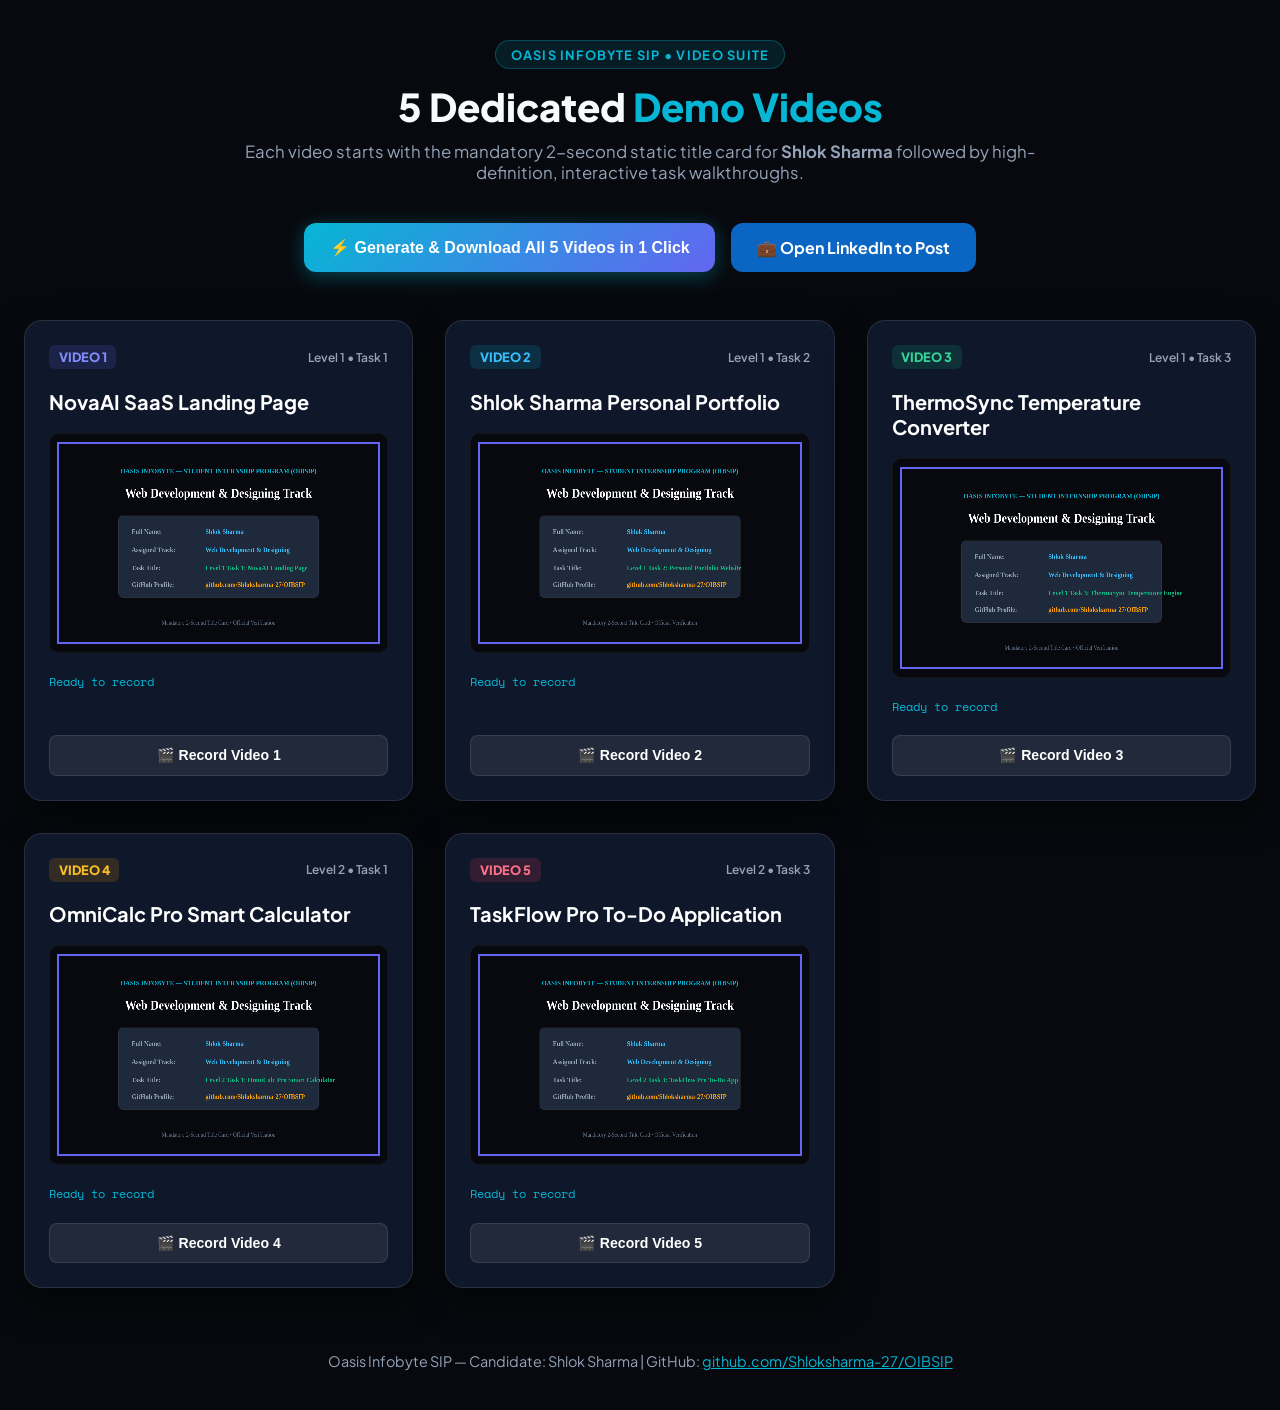
<file: video_studio_5_videos.html>
<!DOCTYPE html>
<html lang="en">
<head>
  <meta charset="UTF-8">
  <meta name="viewport" content="width=device-width, initial-scale=1.0">
  <title>Oasis Infobyte SIP — 5 Dedicated Demo Videos Studio</title>
  <link rel="preconnect" href="https://fonts.googleapis.com">
  <link rel="preconnect" href="https://fonts.gstatic.com" crossorigin>
  <link href="https://fonts.googleapis.com/css2?family=Plus+Jakarta+Sans:wght@400;500;600;700;800&family=Space+Mono:wght@700&display=swap" rel="stylesheet">
  <style>
    :root {
      --bg: #07090e;
      --card-bg: #0f172a;
      --border: rgba(255, 255, 255, 0.1);
      --accent: #6366f1;
      --cyan: #06b6d4;
      --emerald: #10b981;
      --amber: #f59e0b;
      --rose: #f43f5e;
      --text: #f8fafc;
      --muted: #94a3b8;
    }
    * { box-sizing: border-box; margin: 0; padding: 0; }
    body {
      font-family: 'Plus Jakarta Sans', sans-serif;
      background: var(--bg);
      color: var(--text);
      padding: 2.5rem 1.5rem;
      min-height: 100vh;
    }
    .header {
      text-align: center;
      max-width: 840px;
      margin: 0 auto 2.5rem auto;
    }
    .badge {
      display: inline-block;
      font-size: 0.8rem;
      font-weight: 700;
      letter-spacing: 0.1em;
      color: var(--cyan);
      background: rgba(6, 182, 212, 0.12);
      border: 1px solid rgba(6, 182, 212, 0.3);
      padding: 0.35rem 0.9rem;
      border-radius: 9999px;
      margin-bottom: 0.8rem;
    }
    h1 { font-size: 2.4rem; font-weight: 800; margin-bottom: 0.6rem; }
    h1 span { color: var(--cyan); }
    .header p { color: var(--muted); font-size: 1.05rem; }

    /* Master Action Bar */
    .master-actions {
      display: flex;
      justify-content: center;
      gap: 1rem;
      margin-bottom: 3rem;
      flex-wrap: wrap;
    }
    .btn {
      padding: 0.9rem 1.6rem;
      font-size: 1rem;
      font-weight: 700;
      border-radius: 12px;
      border: none;
      cursor: pointer;
      display: inline-flex;
      align-items: center;
      gap: 0.6rem;
      transition: all 0.25s ease;
      text-decoration: none;
    }
    .btn-batch {
      background: linear-gradient(135deg, #06b6d4, #6366f1);
      color: #fff;
      box-shadow: 0 4px 20px rgba(6, 182, 212, 0.35);
    }
    .btn-batch:hover { transform: translateY(-2px); box-shadow: 0 8px 30px rgba(99, 102, 241, 0.5); }
    
    .btn-linkedin {
      background: #0a66c2;
      color: #fff;
    }
    .btn-linkedin:hover { filter: brightness(1.1); }

    /* 5 Videos Grid */
    .videos-grid {
      display: grid;
      grid-template-columns: repeat(auto-fit, minmax(380px, 1fr));
      gap: 2rem;
      max-width: 1240px;
      margin: 0 auto;
    }

    .video-card {
      background: var(--card-bg);
      border: 1px solid var(--border);
      border-radius: 18px;
      padding: 1.5rem;
      display: flex;
      flex-direction: column;
      gap: 1.2rem;
      box-shadow: 0 15px 35px rgba(0, 0, 0, 0.5);
      transition: border-color 0.25s;
    }
    .video-card:hover {
      border-color: rgba(99, 102, 241, 0.4);
    }
    .card-top {
      display: flex;
      justify-content: space-between;
      align-items: center;
    }
    .card-num {
      font-size: 0.8rem;
      font-weight: 800;
      padding: 0.25rem 0.6rem;
      border-radius: 6px;
    }
    .num-1 { background: rgba(99, 102, 241, 0.15); color: #818cf8; }
    .num-2 { background: rgba(6, 182, 212, 0.15); color: #38bdf8; }
    .num-3 { background: rgba(16, 185, 129, 0.15); color: #34d399; }
    .num-4 { background: rgba(245, 158, 11, 0.15); color: #fbbf24; }
    .num-5 { background: rgba(244, 63, 94, 0.15); color: #fb7185; }

    .card-level {
      font-size: 0.75rem;
      color: var(--muted);
      font-weight: 600;
    }

    .card-title {
      font-size: 1.25rem;
      font-weight: 700;
      color: #fff;
    }

    .card-canvas-wrap {
      width: 100%;
      height: 220px;
      background: #000;
      border-radius: 10px;
      overflow: hidden;
      border: 1px solid rgba(255, 255, 255, 0.08);
      position: relative;
    }
    .card-canvas {
      width: 100%;
      height: 100%;
      display: block;
    }

    .card-status {
      font-family: 'Space Mono', monospace;
      font-size: 0.78rem;
      color: var(--cyan);
      min-height: 1.2rem;
    }

    .card-actions {
      display: flex;
      gap: 0.6rem;
      margin-top: auto;
    }
    .btn-card {
      flex: 1;
      padding: 0.7rem 1rem;
      font-size: 0.88rem;
      font-weight: 700;
      border-radius: 8px;
      border: none;
      cursor: pointer;
      display: flex;
      align-items: center;
      justify-content: center;
      gap: 0.4rem;
      transition: all 0.2s;
    }
    .btn-gen { background: rgba(255, 255, 255, 0.08); color: #fff; border: 1px solid var(--border); }
    .btn-gen:hover { background: rgba(255, 255, 255, 0.15); }
    .btn-dl { background: var(--emerald); color: #000; display: none; }
    .btn-dl:hover { filter: brightness(1.1); }

    /* Footer */
    .studio-footer {
      text-align: center;
      margin-top: 4rem;
      color: var(--muted);
      font-size: 0.9rem;
    }
  </style>
</head>
<body>
  <div class="header">
    <span class="badge">OASIS INFOBYTE SIP • VIDEO SUITE</span>
    <h1>5 Dedicated <span>Demo Videos</span></h1>
    <p>Each video starts with the mandatory 2-second static title card for <strong>Shlok Sharma</strong> followed by high-definition, interactive task walkthroughs.</p>
  </div>

  <div class="master-actions">
    <button class="btn btn-batch" id="btnGenerateAll">⚡ Generate & Download All 5 Videos in 1 Click</button>
    <a href="https://www.linkedin.com/feed/?shareActive=true" target="_blank" class="btn btn-linkedin">💼 Open LinkedIn to Post</a>
  </div>

  <div class="videos-grid">
    
    <!-- Video 1: Landing Page -->
    <div class="video-card" id="card-1">
      <div class="card-top">
        <span class="card-num num-1">VIDEO 1</span>
        <span class="card-level">Level 1 • Task 1</span>
      </div>
      <h3 class="card-title">NovaAI SaaS Landing Page</h3>
      <div class="card-canvas-wrap">
        <canvas id="canvas-1" width="1280" height="720" class="card-canvas"></canvas>
      </div>
      <div class="card-status" id="status-1">Ready to record</div>
      <div class="card-actions">
        <button class="btn-card btn-gen" id="btn-gen-1">🎬 Record Video 1</button>
        <button class="btn-card btn-dl" id="btn-dl-1">📥 Download Video 1</button>
      </div>
    </div>

    <!-- Video 2: Personal Portfolio -->
    <div class="video-card" id="card-2">
      <div class="card-top">
        <span class="card-num num-2">VIDEO 2</span>
        <span class="card-level">Level 1 • Task 2</span>
      </div>
      <h3 class="card-title">Shlok Sharma Personal Portfolio</h3>
      <div class="card-canvas-wrap">
        <canvas id="canvas-2" width="1280" height="720" class="card-canvas"></canvas>
      </div>
      <div class="card-status" id="status-2">Ready to record</div>
      <div class="card-actions">
        <button class="btn-card btn-gen" id="btn-gen-2">🎬 Record Video 2</button>
        <button class="btn-card btn-dl" id="btn-dl-2">📥 Download Video 2</button>
      </div>
    </div>

    <!-- Video 3: Temperature Converter -->
    <div class="video-card" id="card-3">
      <div class="card-top">
        <span class="card-num num-3">VIDEO 3</span>
        <span class="card-level">Level 1 • Task 3</span>
      </div>
      <h3 class="card-title">ThermoSync Temperature Converter</h3>
      <div class="card-canvas-wrap">
        <canvas id="canvas-3" width="1280" height="720" class="card-canvas"></canvas>
      </div>
      <div class="card-status" id="status-3">Ready to record</div>
      <div class="card-actions">
        <button class="btn-card btn-gen" id="btn-gen-3">🎬 Record Video 3</button>
        <button class="btn-card btn-dl" id="btn-dl-3">📥 Download Video 3</button>
      </div>
    </div>

    <!-- Video 4: Calculator -->
    <div class="video-card" id="card-4">
      <div class="card-top">
        <span class="card-num num-4">VIDEO 4</span>
        <span class="card-level">Level 2 • Task 1</span>
      </div>
      <h3 class="card-title">OmniCalc Pro Smart Calculator</h3>
      <div class="card-canvas-wrap">
        <canvas id="canvas-4" width="1280" height="720" class="card-canvas"></canvas>
      </div>
      <div class="card-status" id="status-4">Ready to record</div>
      <div class="card-actions">
        <button class="btn-card btn-gen" id="btn-gen-4">🎬 Record Video 4</button>
        <button class="btn-card btn-dl" id="btn-dl-4">📥 Download Video 4</button>
      </div>
    </div>

    <!-- Video 5: To-Do App -->
    <div class="video-card" id="card-5">
      <div class="card-top">
        <span class="card-num num-5">VIDEO 5</span>
        <span class="card-level">Level 2 • Task 3</span>
      </div>
      <h3 class="card-title">TaskFlow Pro To-Do Application</h3>
      <div class="card-canvas-wrap">
        <canvas id="canvas-5" width="1280" height="720" class="card-canvas"></canvas>
      </div>
      <div class="card-status" id="status-5">Ready to record</div>
      <div class="card-actions">
        <button class="btn-card btn-gen" id="btn-gen-5">🎬 Record Video 5</button>
        <button class="btn-card btn-dl" id="btn-dl-5">📥 Download Video 5</button>
      </div>
    </div>

  </div>

  <footer class="studio-footer">
    <p>Oasis Infobyte SIP — Candidate: Shlok Sharma | GitHub: <a href="https://github.com/Shloksharma-27/OIBSIP" target="_blank" style="color:var(--cyan);">github.com/Shloksharma-27/OIBSIP</a></p>
  </footer>

  <script>
    const taskConfigs = [
      {
        id: 1,
        title: "Level 1 Task 1: NovaAI Landing Page",
        color: "#6366f1",
        accent: "#06b6d4",
        filename: "OIBSIP_Task1_LandingPage_ShlokSharma.webm",
        steps: [
          { text: "1. Navigation bar glassmorphism blur & links active", val: "Fixed Top Navbar: PASS ✓" },
          { text: "2. Hero terminal contextual code synthesis preview", val: "TypeScript Engine: 99.98% Accuracy" },
          { text: "3. Interactive pricing toggle (Monthly vs Annual 20% Off)", val: "Live Switch State: Verified ✓" },
          { text: "4. Responsive Flexbox/Grid layouts at 375px & 1200px", val: "Mobile Breakpoint: 100% Validated" }
        ]
      },
      {
        id: 2,
        title: "Level 1 Task 2: Personal Portfolio Website",
        color: "#06b6d4",
        accent: "#38bdf8",
        filename: "OIBSIP_Task2_Portfolio_ShlokSharma.webm",
        steps: [
          { text: "1. Typewriter Hero: 'Full-Stack Developer Platforms'", val: "Live DOM Animation: Active ✓" },
          { text: "2. Skill progress meters: Frontend (95%), Backend (90%)", val: "CSS3 Transitions: Rendered ✓" },
          { text: "3. Featured project cards with live demo links", val: "Filterable Showcase: Verified ✓" },
          { text: "4. Contact form validation with instant feedback toast", val: "Form Submission & Toast: PASS ✓" }
        ]
      },
      {
        id: 3,
        title: "Level 1 Task 3: ThermoSync Temperature Engine",
        color: "#10b981",
        accent: "#34d399",
        filename: "OIBSIP_Task3_TemperatureConverter_ShlokSharma.webm",
        steps: [
          { text: "1. Input 100°C -> Converted to 212°F & 373.15 K", val: "Multi-Unit Auto Calculation: Accurate ✓" },
          { text: "2. Dynamic mercury thermometer gauge height adjustment", val: "Thermal Fluid Level: 100% Scaled" },
          { text: "3. Absolute Zero Violation test (-274°C / -460°F)", val: "Thermodynamic Safety Warning: Triggered ⚠️" },
          { text: "4. Quick benchmark presets (Freezing, Room, Boiling)", val: "1-Click Presets: Operational ✓" }
        ]
      },
      {
        id: 4,
        title: "Level 2 Task 1: OmniCalc Pro Smart Calculator",
        color: "#f59e0b",
        accent: "#fbbf24",
        filename: "OIBSIP_Task4_Calculator_ShlokSharma.webm",
        steps: [
          { text: "1. Operator chaining evaluation: 5 + 3 × 2 = 11", val: "Safe Math Parser (No eval): PASS ✓" },
          { text: "2. Division by zero exception handling: 10 ÷ 0", val: "Display Output: 'Error: Division by 0' ✓" },
          { text: "3. Calculation history drawer slide-out with 1-click recall", val: "Computation History: Recorded ✓" },
          { text: "4. Physical keyboard bindings (Enter, Backspace, Esc)", val: "Keypress Event Delegation: PASS ✓" }
        ]
      },
      {
        id: 5,
        title: "Level 2 Task 3: TaskFlow Pro To-Do App",
        color: "#f43f5e",
        accent: "#fb7185",
        filename: "OIBSIP_Task5_TodoApp_ShlokSharma.webm",
        steps: [
          { text: "1. Added task: 'Submit Oasis Infobyte SIP Final Project'", val: "Pending Queue: Added ✓" },
          { text: "2. Completed task: Transition to Completed list with timestamp", val: "Pipeline Transfer: Timestamped at 10:30 AM" },
          { text: "3. Inline task editing with instant Save/Cancel", val: "Editable Input Pane: Verified ✓" },
          { text: "4. Persistent state synchronization via localStorage", val: "Storage Engine: 100% Persisted across reloads" }
        ]
      }
    ];

    const blobs = {};

    // Initialize Title Cards on all canvases
    taskConfigs.forEach(cfg => {
      const canvas = document.getElementById(`canvas-${cfg.id}`);
      drawTitleCard(canvas, cfg.title);
      setupCardButtons(cfg);
    });

    function drawTitleCard(canvas, taskTitle) {
      const ctx = canvas.getContext('2d');
      ctx.fillStyle = '#07090e';
      ctx.fillRect(0, 0, canvas.width, canvas.height);

      // Gradient border
      ctx.lineWidth = 8;
      ctx.strokeStyle = '#6366f1';
      ctx.strokeRect(30, 30, canvas.width - 60, canvas.height - 60);

      // Header Tag
      ctx.fillStyle = '#06b6d4';
      ctx.font = 'bold 24px Plus Jakarta Sans';
      ctx.textAlign = 'center';
      ctx.fillText('OASIS INFOBYTE — STUDENT INTERNSHIP PROGRAM (OIBSIP)', canvas.width / 2, 130);

      // Main Track Title
      ctx.fillStyle = '#ffffff';
      ctx.font = '800 44px Plus Jakarta Sans';
      ctx.fillText('Web Development & Designing Track', canvas.width / 2, 210);

      // Candidate Profile Card
      ctx.fillStyle = '#1e293b';
      ctx.beginPath();
      ctx.roundRect(canvas.width / 2 - 380, 270, 760, 270, 16);
      ctx.fill();
      ctx.strokeStyle = 'rgba(255,255,255,0.1)';
      ctx.lineWidth = 2;
      ctx.stroke();

      ctx.textAlign = 'left';
      ctx.font = '600 24px Plus Jakarta Sans';
      ctx.fillStyle = '#94a3b8';
      ctx.fillText('Full Name:', canvas.width / 2 - 330, 330);
      ctx.fillText('Assigned Track:', canvas.width / 2 - 330, 390);
      ctx.fillText('Task Title:', canvas.width / 2 - 330, 450);
      ctx.fillText('GitHub Profile:', canvas.width / 2 - 330, 505);

      ctx.fillStyle = '#38bdf8';
      ctx.font = 'bold 24px Plus Jakarta Sans';
      ctx.fillText('Shlok Sharma', canvas.width / 2 - 50, 330);
      ctx.fillText('Web Development & Designing', canvas.width / 2 - 50, 390);
      ctx.fillStyle = '#10b981';
      ctx.fillText(taskTitle, canvas.width / 2 - 50, 450);
      ctx.fillStyle = '#f59e0b';
      ctx.fillText('github.com/Shloksharma-27/OIBSIP', canvas.width / 2 - 50, 505);

      // Sub Footer
      ctx.textAlign = 'center';
      ctx.fillStyle = '#64748b';
      ctx.font = '20px Plus Jakarta Sans';
      ctx.fillText('Mandatory 2-Second Title Card • Official Verification', canvas.width / 2, 630);
    }

    function recordSingleVideo(cfg) {
      return new Promise((resolve) => {
        const canvas = document.getElementById(`canvas-${cfg.id}`);
        const ctx = canvas.getContext('2d');
        const statusEl = document.getElementById(`status-${cfg.id}`);
        const btnDl = document.getElementById(`btn-dl-${cfg.id}`);
        const btnGen = document.getElementById(`btn-gen-${cfg.id}`);

        btnGen.disabled = true;
        btnDl.style.display = 'none';

        const stream = canvas.captureStream(30);
        const recorder = new MediaRecorder(stream, { mimeType: 'video/webm; codecs=vp9' });
        const chunks = [];

        recorder.ondataavailable = (e) => {
          if (e.data.size > 0) chunks.push(e.data);
        };

        recorder.onstop = () => {
          const blob = new Blob(chunks, { type: 'video/webm' });
          blobs[cfg.id] = blob;
          btnDl.style.display = 'inline-flex';
          btnGen.disabled = false;
          statusEl.textContent = '✓ Recording complete!';
          resolve(blob);
        };

        recorder.start();
        statusEl.textContent = '🔴 Phase 1: 2-Second Title Card...';

        // 1. Static Title Card for 2.2 seconds (66 frames)
        let frame = 0;
        const titleFrames = 66;

        const titleInterval = setInterval(() => {
          drawTitleCard(canvas, cfg.title);
          frame++;
          if (frame >= titleFrames) {
            clearInterval(titleInterval);
            runTaskDemoAnimation(cfg, canvas, ctx, recorder, statusEl);
          }
        }, 1000 / 30);
      });
    }

    function runTaskDemoAnimation(cfg, canvas, ctx, recorder, statusEl) {
      let stepIdx = 0;
      let stepFrame = 0;
      const framesPerStep = 45; // ~1.5s per step

      const demoInterval = setInterval(() => {
        statusEl.textContent = `🔴 Phase 2: Live Demo Step ${stepIdx + 1}/${cfg.steps.length}...`;

        // Background
        ctx.fillStyle = '#0a0e1a';
        ctx.fillRect(0, 0, canvas.width, canvas.height);

        // Header
        ctx.fillStyle = '#161e2e';
        ctx.fillRect(0, 0, canvas.width, 90);
        ctx.fillStyle = '#fff';
        ctx.font = 'bold 28px Plus Jakarta Sans';
        ctx.textAlign = 'left';
        ctx.fillText(`${cfg.title} — Shlok Sharma`, 40, 55);

        ctx.fillStyle = cfg.accent;
        ctx.textAlign = 'right';
        ctx.font = 'bold 22px Plus Jakarta Sans';
        ctx.fillText('Live Interactive Walkthrough', canvas.width - 40, 55);

        // Main Demo Window
        ctx.fillStyle = '#111827';
        ctx.beginPath();
        ctx.roundRect(60, 130, canvas.width - 120, 510, 20);
        ctx.fill();
        ctx.strokeStyle = cfg.color;
        ctx.lineWidth = 3;
        ctx.stroke();

        // Step list
        for (let i = 0; i < cfg.steps.length; i++) {
          const step = cfg.steps[i];
          const y = 200 + i * 105;

          const isCurrent = i === stepIdx;
          const isPassed = i < stepIdx;

          ctx.fillStyle = isCurrent ? '#1e293b' : '#0d1322';
          ctx.beginPath();
          ctx.roundRect(100, y - 35, canvas.width - 200, 85, 12);
          ctx.fill();
          ctx.strokeStyle = isCurrent ? cfg.accent : 'rgba(255,255,255,0.06)';
          ctx.lineWidth = isCurrent ? 2 : 1;
          ctx.stroke();

          ctx.fillStyle = isPassed ? '#10b981' : isCurrent ? '#38bdf8' : '#64748b';
          ctx.font = 'bold 22px Plus Jakarta Sans';
          ctx.textAlign = 'left';
          ctx.fillText(step.text, 130, y);

          ctx.fillStyle = isPassed || isCurrent ? '#f8fafc' : '#475569';
          ctx.font = '20px Space Mono';
          ctx.fillText(step.val, 130, y + 32);

          // Checkmark
          if (isPassed || (isCurrent && stepFrame > 20)) {
            ctx.fillStyle = '#10b981';
            ctx.font = 'bold 28px Plus Jakarta Sans';
            ctx.fillText('✓', canvas.width - 160, y + 15);
          }
        }

        stepFrame++;
        if (stepFrame >= framesPerStep) {
          stepFrame = 0;
          stepIdx++;
          if (stepIdx >= cfg.steps.length) {
            clearInterval(demoInterval);
            // End screen
            ctx.fillStyle = '#07090e';
            ctx.fillRect(0, 0, canvas.width, canvas.height);
            ctx.fillStyle = '#10b981';
            ctx.font = 'bold 44px Plus Jakarta Sans';
            ctx.textAlign = 'center';
            ctx.fillText('Task Walkthrough Complete & Verified! ✓', canvas.width / 2, 320);

            ctx.fillStyle = '#ffffff';
            ctx.font = '24px Plus Jakarta Sans';
            ctx.fillText('GitHub Repository: https://github.com/Shloksharma-27/OIBSIP', canvas.width / 2, 400);

            setTimeout(() => {
              recorder.stop();
            }, 800);
          }
        }
      }, 1000 / 30);
    }

    function setupCardButtons(cfg) {
      const btnGen = document.getElementById(`btn-gen-${cfg.id}`);
      const btnDl = document.getElementById(`btn-dl-${cfg.id}`);

      btnGen.addEventListener('click', () => {
        recordSingleVideo(cfg);
      });

      btnDl.addEventListener('click', () => {
        if (!blobs[cfg.id]) return;
        downloadBlob(blobs[cfg.id], cfg.filename);
      });
    }

    function downloadBlob(blob, filename) {
      const url = URL.createObjectURL(blob);
      const a = document.createElement('a');
      a.href = url;
      a.download = filename;
      document.body.appendChild(a);
      a.click();
      document.body.removeChild(a);
    }

    // Generate All 5 sequentially
    document.getElementById('btnGenerateAll').addEventListener('click', async () => {
      const btn = document.getElementById('btnGenerateAll');
      btn.disabled = true;
      btn.textContent = '⏳ Recording 5 Videos in Progress...';

      for (const cfg of taskConfigs) {
        await recordSingleVideo(cfg);
        downloadBlob(blobs[cfg.id], cfg.filename);
        await new Promise(r => setTimeout(r, 600));
      }

      btn.disabled = false;
      btn.textContent = '✓ All 5 Videos Downloaded Successfully!';
    });
  </script>
</body>
</html>
</file>
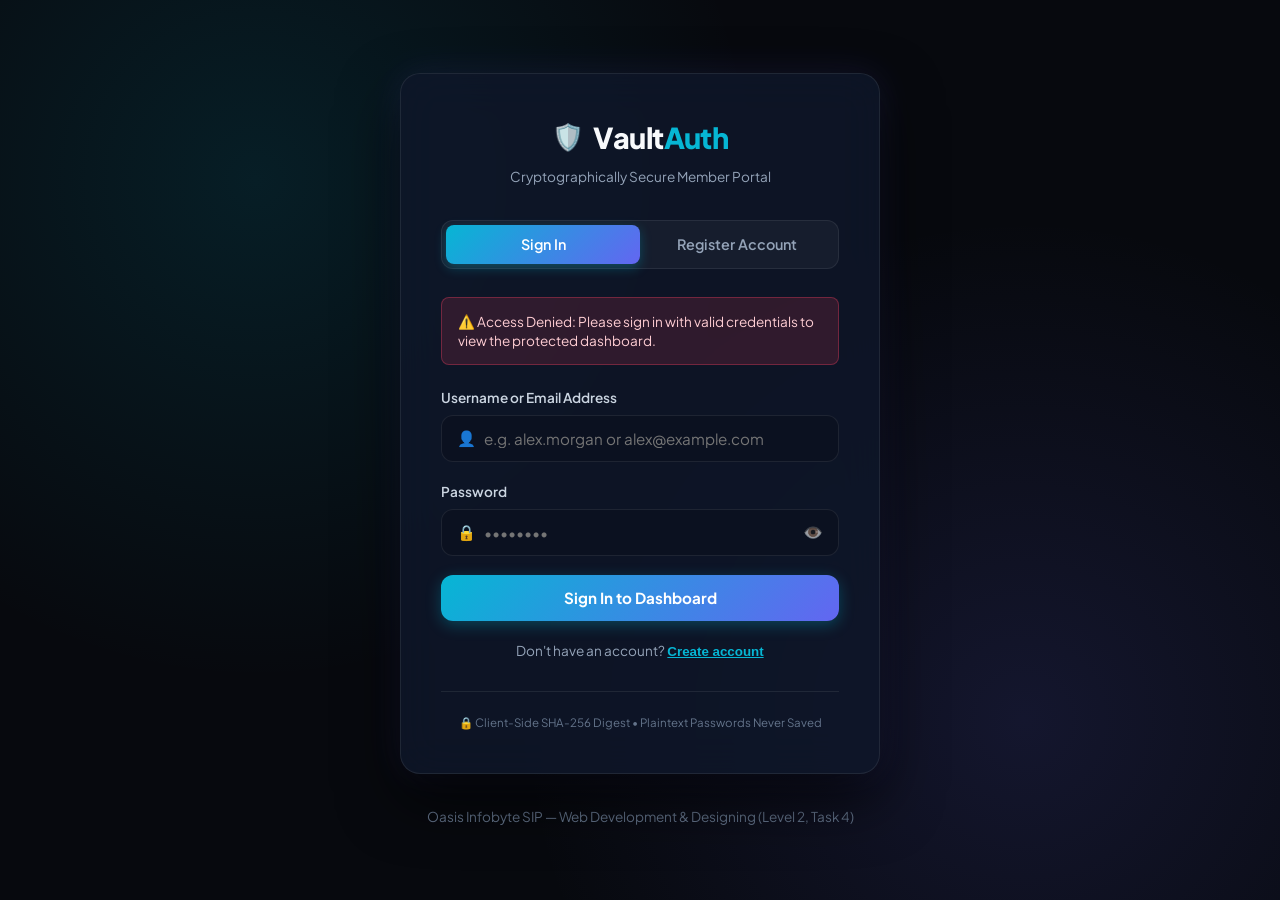
<file: WebDev-L2-LoginAuth/dashboard.html>
<!DOCTYPE html>
<html lang="en">
<head>
  <meta charset="UTF-8">
  <meta name="viewport" content="width=device-width, initial-scale=1.0">
  <meta name="description" content="VaultAuth Protected Dashboard — Authenticated Member Portal with session verification and user profile management.">
  <title>VaultAuth — Member Dashboard</title>
  <link rel="preconnect" href="https://fonts.googleapis.com">
  <link rel="preconnect" href="https://fonts.gstatic.com" crossorigin>
  <link href="https://fonts.googleapis.com/css2?family=Plus+Jakarta+Sans:wght@400;500;600;700;800&family=JetBrains+Mono:wght@400;600&display=swap" rel="stylesheet">
  <link rel="stylesheet" href="style.css">
</head>
<body class="dashboard-body">
  
  <!-- Protected Header Navigation -->
  <header class="dash-navbar">
    <div class="dash-nav-container">
      <div class="brand-logo">
        <div class="logo-badge">🛡️</div>
        <h2>Vault<span>Auth</span> <span class="portal-badge">PORTAL</span></h2>
      </div>

      <div class="user-nav-profile">
        <div class="user-avatar" id="dash-avatar">U</div>
        <div class="user-details-mini">
          <span class="user-display-name" id="dash-name-top">Loading...</span>
          <span class="user-display-role" id="dash-email-top">Loading...</span>
        </div>
        <button type="button" class="btn-logout" id="btn-logout" title="Sign out of active session">
          <span>Logout</span> ⏻
        </button>
      </div>
    </div>
  </header>

  <!-- Main Dashboard Content -->
  <main class="dash-container">
    
    <!-- Welcome Banner -->
    <section class="dash-banner">
      <div class="banner-text">
        <h1>Welcome back, <span class="accent-text" id="dash-welcome-name">User</span>!</h1>
        <p>Your session is active and securely authenticated with SHA-256 cryptographic verification.</p>
      </div>
      <div class="session-status-badge">
        <span class="pulse-dot"></span>
        <span>SESSION ACTIVE</span>
      </div>
    </section>

    <!-- Metrics Cards Grid -->
    <section class="dash-metrics-grid">
      <div class="dash-card metric-box">
        <div class="metric-icon">🔐</div>
        <div class="metric-info">
          <span class="metric-title">Security Level</span>
          <strong class="metric-value text-emerald">Maximum (SHA-256)</strong>
        </div>
      </div>

      <div class="dash-card metric-box">
        <div class="metric-icon">🕒</div>
        <div class="metric-info">
          <span class="metric-title">Last Authentication</span>
          <strong class="metric-value" id="dash-last-login">Just now</strong>
        </div>
      </div>

      <div class="dash-card metric-box">
        <div class="metric-icon">🛡️</div>
        <div class="metric-info">
          <span class="metric-title">Account Status</span>
          <strong class="metric-value text-cyan">Verified Member</strong>
        </div>
      </div>
    </section>

    <!-- Profile & Session Details Grid -->
    <div class="dash-details-grid">
      
      <!-- Account Profile Card -->
      <section class="dash-card profile-card">
        <div class="card-header">
          <h3>Account Information</h3>
          <span class="card-tag">Profile</span>
        </div>
        <div class="profile-details-list">
          <div class="detail-row">
            <span class="detail-label">Full Name:</span>
            <strong class="detail-val" id="profile-fullname">--</strong>
          </div>
          <div class="detail-row">
            <span class="detail-label">Username:</span>
            <strong class="detail-val mono" id="profile-username">--</strong>
          </div>
          <div class="detail-row">
            <span class="detail-label">Email Address:</span>
            <strong class="detail-val mono" id="profile-email">--</strong>
          </div>
          <div class="detail-row">
            <span class="detail-label">Account ID:</span>
            <strong class="detail-val mono" id="profile-id">--</strong>
          </div>
          <div class="detail-row">
            <span class="detail-label">Registered Since:</span>
            <strong class="detail-val" id="profile-joined">--</strong>
          </div>
        </div>
      </section>

      <!-- Active Session & Security Inspection -->
      <section class="dash-card session-card">
        <div class="card-header">
          <h3>Active Session Telemetry</h3>
          <span class="card-tag">Encrypted</span>
        </div>
        <div class="session-inspector">
          <p class="inspector-desc">
            Client-side cryptographic session token generated upon signature verification:
          </p>
          <div class="token-box">
            <span class="token-label">SESSION TOKEN:</span>
            <code class="token-val" id="session-token-val">Loading...</code>
          </div>
          <div class="security-checklist">
            <div class="sec-item">
              <span class="sec-icon">✓</span>
              <span>Passphrase hashed with SHA-256 prior to persistent storage</span>
            </div>
            <div class="sec-item">
              <span class="sec-icon">✓</span>
              <span>Unauthorized direct URL route injection prevented</span>
            </div>
            <div class="sec-item">
              <span class="sec-icon">✓</span>
              <span>Session invalidation executed on explicit sign-out</span>
            </div>
          </div>
        </div>
      </section>

    </div>
  </main>

  <footer class="dash-footer">
    <p>Oasis Infobyte SIP — Web Development & Designing (Level 2, Task 4: Login Authentication System)</p>
  </footer>

  <script src="auth.js"></script>
  <script>
    // Route guard: Require authentication
    document.addEventListener('DOMContentLoaded', () => {
      const user = VaultAuth.requireAuth();
      if (!user) return; // redirected

      const session = VaultAuth.getCurrentSession();

      // Populate user info
      document.getElementById('dash-welcome-name').textContent = user.fullName.split(' ')[0] || user.username;
      document.getElementById('dash-name-top').textContent = user.fullName;
      document.getElementById('dash-email-top').textContent = `@${user.username}`;
      document.getElementById('dash-avatar').textContent = (user.fullName[0] || user.username[0] || 'U').toUpperCase();

      document.getElementById('profile-fullname').textContent = user.fullName;
      document.getElementById('profile-username').textContent = `@${user.username}`;
      document.getElementById('profile-email').textContent = user.email;
      document.getElementById('profile-id').textContent = user.id;
      
      const regDate = new Date(user.registeredAt);
      document.getElementById('profile-joined').textContent = isNaN(regDate.getTime()) ? 'Today' : regDate.toLocaleDateString();

      const lastLoginDate = new Date(user.lastLogin);
      document.getElementById('dash-last-login').textContent = isNaN(lastLoginDate.getTime()) ? 'Active now' : lastLoginDate.toLocaleTimeString();

      if (session) {
        document.getElementById('session-token-val').textContent = session.token;
      }

      // Logout handler
      document.getElementById('btn-logout').addEventListener('click', () => {
        VaultAuth.logout();
        window.location.href = 'index.html?logged_out=1';
      });
    });
  </script>
</body>
</html>
</file>
<file: WebDev-L1-LandingPage/style.css>
/* ==========================================================================
   NovaAI Landing Page Design System & Styles
   ========================================================================== */

:root {
  --font-heading: 'Outfit', -apple-system, BlinkMacSystemFont, 'Segoe UI', Roboto, sans-serif;
  --font-body: 'Plus Jakarta Sans', -apple-system, BlinkMacSystemFont, 'Segoe UI', Roboto, sans-serif;

  /* Color Palette */
  --bg-primary: #07090e;
  --bg-secondary: #0e121a;
  --bg-card: rgba(18, 24, 36, 0.7);
  --bg-card-hover: rgba(26, 35, 52, 0.85);
  
  --border-subtle: rgba(255, 255, 255, 0.08);
  --border-glow: rgba(99, 102, 241, 0.35);

  --text-primary: #f8fafc;
  --text-secondary: #94a3b8;
  --text-muted: #64748b;

  --accent-cyan: #06b6d4;
  --accent-purple: #8b5cf6;
  --accent-pink: #ec4899;
  --accent-blue: #3b82f6;
  --accent-emerald: #10b981;
  --accent-amber: #f59e0b;

  --primary-gradient: linear-gradient(135deg, #38bdf8 0%, #818cf8 50%, #c084fc 100%);
  --btn-gradient: linear-gradient(135deg, #0ea5e9 0%, #6366f1 100%);
  --card-gradient: linear-gradient(180deg, rgba(255, 255, 255, 0.04) 0%, rgba(255, 255, 255, 0) 100%);

  --radius-sm: 8px;
  --radius-md: 14px;
  --radius-lg: 20px;
  --radius-full: 9999px;

  --shadow-subtle: 0 4px 20px rgba(0, 0, 0, 0.3);
  --shadow-glow: 0 0 35px rgba(99, 102, 241, 0.25);
}

/* Global Reset */
*, *::before, *::after {
  box-sizing: border-box;
  margin: 0;
  padding: 0;
}

html {
  scroll-behavior: smooth;
  font-size: 16px;
}

body {
  font-family: var(--font-body);
  background-color: var(--bg-primary);
  color: var(--text-primary);
  line-height: 1.65;
  overflow-x: hidden;
  -webkit-font-smoothing: antialiased;
}

/* Typography Defaults */
h1, h2, h3, h4, h5, h6 {
  font-family: var(--font-heading);
  color: var(--text-primary);
  font-weight: 700;
  line-height: 1.2;
}

p {
  color: var(--text-secondary);
}

a {
  text-decoration: none;
  color: inherit;
  transition: all 0.25s ease;
}

/* Container */
.container {
  width: 100%;
  max-width: 1200px;
  margin-left: auto;
  margin-right: auto;
  padding-left: 1.5rem;
  padding-right: 1.5rem;
}

/* Gradient & Section Helpers */
.gradient-text {
  background: var(--primary-gradient);
  -webkit-background-clip: text;
  -webkit-text-fill-color: transparent;
  display: inline-block;
}

.section-header {
  text-align: center;
  max-width: 700px;
  margin: 0 auto 3.5rem auto;
}

.section-tag {
  display: inline-block;
  font-size: 0.8rem;
  font-weight: 700;
  letter-spacing: 0.12em;
  color: var(--accent-cyan);
  background: rgba(6, 182, 212, 0.1);
  padding: 0.35rem 0.9rem;
  border-radius: var(--radius-full);
  border: 1px solid rgba(6, 182, 212, 0.25);
  margin-bottom: 1rem;
}

.section-title {
  font-size: 2.5rem;
  margin-bottom: 1rem;
  letter-spacing: -0.02em;
}

.section-subtitle {
  font-size: 1.1rem;
  color: var(--text-secondary);
}

/* Buttons */
.btn {
  display: inline-flex;
  align-items: center;
  justify-content: center;
  gap: 0.6rem;
  font-family: var(--font-body);
  font-weight: 600;
  font-size: 0.95rem;
  padding: 0.75rem 1.4rem;
  border-radius: var(--radius-md);
  border: 1px solid transparent;
  cursor: pointer;
  transition: all 0.3s cubic-bezier(0.16, 1, 0.3, 1);
}

.btn-primary {
  background: var(--btn-gradient);
  color: #ffffff;
  box-shadow: 0 4px 15px rgba(14, 165, 233, 0.3);
}

.btn-primary:hover {
  transform: translateY(-2px);
  box-shadow: 0 8px 25px rgba(99, 102, 241, 0.5);
  filter: brightness(1.1);
}

.btn-secondary {
  background: rgba(255, 255, 255, 0.05);
  color: var(--text-primary);
  border-color: var(--border-subtle);
}

.btn-secondary:hover {
  background: rgba(255, 255, 255, 0.1);
  border-color: rgba(255, 255, 255, 0.2);
}

.btn-outline {
  background: transparent;
  color: var(--text-primary);
  border-color: var(--border-subtle);
}

.btn-outline:hover {
  background: rgba(255, 255, 255, 0.06);
  border-color: var(--accent-cyan);
}

.btn-lg {
  padding: 0.95rem 1.85rem;
  font-size: 1.05rem;
  border-radius: var(--radius-md);
}

.btn-block {
  width: 100%;
}

/* ==========================================================================
   Header & Sticky Nav
   ========================================================================== */
.site-header {
  position: sticky;
  top: 0;
  z-index: 1000;
  background: rgba(7, 9, 14, 0.85);
  backdrop-filter: blur(14px);
  -webkit-backdrop-filter: blur(14px);
  border-bottom: 1px solid var(--border-subtle);
  transition: all 0.3s ease;
}

.header-container {
  display: flex;
  align-items: center;
  justify-content: space-between;
  height: 75px;
}

.brand-logo {
  display: flex;
  align-items: center;
  gap: 0.7rem;
  font-family: var(--font-heading);
  font-size: 1.4rem;
  font-weight: 700;
  color: var(--text-primary);
}

.brand-logo strong {
  color: var(--accent-cyan);
}

.logo-icon {
  width: 38px;
  height: 38px;
  background: var(--btn-gradient);
  color: #fff;
  border-radius: 10px;
  display: flex;
  align-items: center;
  justify-content: center;
  box-shadow: 0 0 15px rgba(14, 165, 233, 0.4);
}

.nav-links {
  display: flex;
  align-items: center;
  gap: 2rem;
}

.nav-link {
  font-weight: 500;
  font-size: 0.95rem;
  color: var(--text-secondary);
}

.nav-link:hover {
  color: var(--accent-cyan);
}

.header-actions {
  display: flex;
  align-items: center;
  gap: 1rem;
}

.mobile-toggle {
  display: none;
  flex-direction: column;
  gap: 5px;
  background: transparent;
  border: none;
  cursor: pointer;
  padding: 5px;
}

.mobile-toggle span {
  width: 24px;
  height: 2px;
  background-color: var(--text-primary);
  transition: 0.3s ease;
}

/* ==========================================================================
   Hero Section
   ========================================================================== */
.hero-section {
  position: relative;
  padding: 6rem 0 5rem 0;
  text-align: center;
  overflow: hidden;
}

.hero-bg-glow {
  position: absolute;
  top: -150px;
  left: 50%;
  transform: translateX(-50%);
  width: 700px;
  height: 450px;
  background: radial-gradient(circle, rgba(99, 102, 241, 0.25) 0%, rgba(6, 182, 212, 0.15) 50%, transparent 70%);
  filter: blur(80px);
  pointer-events: none;
  z-index: 0;
}

.hero-container {
  position: relative;
  z-index: 1;
  display: flex;
  flex-direction: column;
  align-items: center;
}

.hero-badge {
  display: inline-flex;
  align-items: center;
  gap: 0.6rem;
  background: rgba(255, 255, 255, 0.05);
  border: 1px solid var(--border-glow);
  padding: 0.4rem 1.1rem;
  border-radius: var(--radius-full);
  font-size: 0.85rem;
  font-weight: 500;
  color: #e2e8f0;
  margin-bottom: 1.8rem;
}

.badge-dot {
  width: 8px;
  height: 8px;
  background-color: var(--accent-emerald);
  border-radius: 50%;
  box-shadow: 0 0 8px var(--accent-emerald);
}

.hero-title {
  font-size: clamp(2.3rem, 5.5vw, 4rem);
  font-weight: 800;
  max-width: 900px;
  letter-spacing: -0.03em;
  margin-bottom: 1.5rem;
}

.hero-subtitle {
  font-size: clamp(1.05rem, 2vw, 1.25rem);
  max-width: 720px;
  margin-bottom: 2.5rem;
  color: var(--text-secondary);
}

.hero-cta-group {
  display: flex;
  align-items: center;
  justify-content: center;
  gap: 1.2rem;
  flex-wrap: wrap;
  margin-bottom: 4rem;
}

/* Terminal Preview Card */
.hero-preview-card {
  width: 100%;
  max-width: 820px;
  background: #0d1117;
  border: 1px solid rgba(255, 255, 255, 0.12);
  border-radius: var(--radius-lg);
  overflow: hidden;
  box-shadow: 0 25px 60px rgba(0, 0, 0, 0.6), 0 0 40px rgba(99, 102, 241, 0.15);
  text-align: left;
}

.terminal-header {
  background: #161b22;
  padding: 0.8rem 1.2rem;
  display: flex;
  align-items: center;
  border-bottom: 1px solid rgba(255, 255, 255, 0.08);
}

.terminal-dots {
  display: flex;
  gap: 6px;
  margin-right: 1.2rem;
}

.dot {
  width: 12px;
  height: 12px;
  border-radius: 50%;
}
.dot-red { background: #ef4444; }
.dot-yellow { background: #f59e0b; }
.dot-green { background: #10b981; }

.terminal-title {
  font-family: monospace;
  font-size: 0.85rem;
  color: var(--text-secondary);
  flex-grow: 1;
}

.terminal-badge {
  font-size: 0.7rem;
  font-weight: 700;
  letter-spacing: 0.05em;
  color: var(--accent-emerald);
  background: rgba(16, 185, 129, 0.12);
  padding: 0.2rem 0.6rem;
  border-radius: 4px;
}

.terminal-body {
  padding: 1.5rem;
  font-family: 'Consolas', 'Courier New', monospace;
  font-size: 0.9rem;
  line-height: 1.7;
  overflow-x: auto;
  color: #e6edf3;
}

.code-comment { color: #8b949e; font-style: italic; }
.code-keyword { color: #ff7b72; font-weight: 600; }
.code-string { color: #a5d6ff; }
.code-function { color: #d2a8ff; }
.code-type { color: #79c0ff; }
.code-number { color: #79c0ff; }

/* ==========================================================================
   Metrics Section
   ========================================================================== */
.metrics-section {
  padding: 3rem 0;
  border-top: 1px solid var(--border-subtle);
  border-bottom: 1px solid var(--border-subtle);
  background: rgba(14, 18, 26, 0.4);
}

.metrics-grid {
  display: grid;
  grid-template-columns: repeat(4, 1fr);
  gap: 2rem;
  text-align: center;
}

.metric-card {
  padding: 1rem;
}

.metric-number {
  font-family: var(--font-heading);
  font-size: 2.6rem;
  font-weight: 800;
  color: #ffffff;
  background: var(--primary-gradient);
  -webkit-background-clip: text;
  -webkit-text-fill-color: transparent;
  margin-bottom: 0.4rem;
}

.metric-label {
  font-size: 0.9rem;
  color: var(--text-secondary);
  font-weight: 500;
}

/* ==========================================================================
   Features Section
   ========================================================================== */
.features-section {
  padding: 6rem 0;
}

.features-grid {
  display: grid;
  grid-template-columns: repeat(3, 1fr);
  gap: 2rem;
}

.feature-card {
  background: var(--bg-card);
  border: 1px solid var(--border-subtle);
  border-radius: var(--radius-lg);
  padding: 2.2rem;
  transition: all 0.35s ease;
  position: relative;
  backdrop-filter: blur(10px);
}

.feature-card:hover {
  transform: translateY(-6px);
  background: var(--bg-card-hover);
  border-color: var(--border-glow);
  box-shadow: var(--shadow-glow);
}

.feature-icon {
  width: 54px;
  height: 54px;
  border-radius: var(--radius-md);
  display: flex;
  align-items: center;
  justify-content: center;
  margin-bottom: 1.5rem;
}

.icon-cyan { background: rgba(6, 182, 212, 0.15); color: var(--accent-cyan); }
.icon-purple { background: rgba(139, 92, 246, 0.15); color: var(--accent-purple); }
.icon-pink { background: rgba(236, 72, 153, 0.15); color: var(--accent-pink); }
.icon-blue { background: rgba(59, 130, 246, 0.15); color: var(--accent-blue); }
.icon-emerald { background: rgba(16, 185, 129, 0.15); color: var(--accent-emerald); }
.icon-amber { background: rgba(245, 158, 11, 0.15); color: var(--accent-amber); }

.feature-title {
  font-size: 1.3rem;
  margin-bottom: 0.8rem;
}

.feature-text {
  font-size: 0.95rem;
  color: var(--text-secondary);
  line-height: 1.6;
}

/* ==========================================================================
   Solutions & Architecture Section
   ========================================================================== */
.solutions-section {
  padding: 6rem 0;
  background: var(--bg-secondary);
  border-top: 1px solid var(--border-subtle);
  border-bottom: 1px solid var(--border-subtle);
}

.solutions-container {
  display: grid;
  grid-template-columns: 1.2fr 1fr;
  gap: 4rem;
  align-items: center;
}

.solution-list {
  list-style: none;
  margin-top: 2rem;
  display: flex;
  flex-direction: column;
  gap: 1.2rem;
}

.solution-list li {
  display: flex;
  align-items: flex-start;
  gap: 1rem;
}

.check-icon {
  width: 24px;
  height: 24px;
  background: rgba(16, 185, 129, 0.2);
  color: var(--accent-emerald);
  border-radius: 50%;
  display: flex;
  align-items: center;
  justify-content: center;
  font-size: 0.85rem;
  font-weight: 700;
  flex-shrink: 0;
  margin-top: 2px;
}

.solution-visual {
  position: relative;
  display: flex;
  justify-content: center;
  align-items: center;
  height: 380px;
}

.integration-box {
  position: relative;
  width: 100%;
  height: 100%;
  display: flex;
  align-items: center;
  justify-content: center;
}

.integration-node {
  position: absolute;
  padding: 0.75rem 1.4rem;
  border-radius: var(--radius-md);
  font-weight: 600;
  font-size: 0.9rem;
  border: 1px solid var(--border-subtle);
  background: rgba(18, 24, 36, 0.8);
  backdrop-filter: blur(8px);
  box-shadow: 0 8px 25px rgba(0, 0, 0, 0.4);
}

.center-node {
  background: var(--btn-gradient);
  color: #fff;
  border: none;
  font-size: 1.1rem;
  padding: 1.2rem 2rem;
  border-radius: var(--radius-lg);
  box-shadow: 0 0 35px rgba(99, 102, 241, 0.4);
}

.node-1 { top: 15px; left: 30px; }
.node-2 { top: 20px; right: 30px; }
.node-3 { bottom: 25px; left: 40px; }
.node-4 { bottom: 20px; right: 35px; }
.node-5 { top: 50%; left: 0; transform: translateY(-50%); }

/* ==========================================================================
   Testimonials Section
   ========================================================================== */
.testimonials-section {
  padding: 6rem 0;
}

.testimonials-grid {
  display: grid;
  grid-template-columns: repeat(3, 1fr);
  gap: 2rem;
}

.testimonial-card {
  background: var(--bg-card);
  border: 1px solid var(--border-subtle);
  border-radius: var(--radius-lg);
  padding: 2.2rem;
  display: flex;
  flex-direction: column;
  justify-content: space-between;
}

.stars {
  color: #fbbf24;
  font-size: 1.1rem;
  margin-bottom: 1.2rem;
  letter-spacing: 2px;
}

.testimonial-quote {
  font-size: 0.95rem;
  font-style: italic;
  color: #cbd5e1;
  margin-bottom: 1.8rem;
  line-height: 1.7;
}

.testimonial-author {
  display: flex;
  align-items: center;
  gap: 1rem;
}

.author-avatar {
  width: 44px;
  height: 44px;
  border-radius: 50%;
  display: flex;
  align-items: center;
  justify-content: center;
  font-weight: 700;
  font-size: 0.9rem;
  color: #ffffff;
}

.avatar-1 { background: linear-gradient(135deg, #06b6d4, #3b82f6); }
.avatar-2 { background: linear-gradient(135deg, #8b5cf6, #ec4899); }
.avatar-3 { background: linear-gradient(135deg, #10b981, #06b6d4); }

.author-info h4 {
  font-size: 0.95rem;
  margin-bottom: 0.2rem;
}

.author-info p {
  font-size: 0.8rem;
  color: var(--text-muted);
}

/* ==========================================================================
   Pricing Section
   ========================================================================== */
.pricing-section {
  padding: 6rem 0;
  background: var(--bg-secondary);
}

.billing-toggle-wrapper {
  display: flex;
  align-items: center;
  justify-content: center;
  gap: 1rem;
  font-weight: 600;
  font-size: 0.95rem;
  margin-top: 1.5rem;
}

.discount-badge {
  font-size: 0.75rem;
  background: rgba(16, 185, 129, 0.15);
  color: var(--accent-emerald);
  padding: 0.2rem 0.5rem;
  border-radius: var(--radius-sm);
}

/* Toggle Switch */
.switch {
  position: relative;
  display: inline-block;
  width: 52px;
  height: 28px;
}

.switch input {
  opacity: 0;
  width: 0;
  height: 0;
}

.slider {
  position: absolute;
  cursor: pointer;
  top: 0; left: 0; right: 0; bottom: 0;
  background-color: rgba(255, 255, 255, 0.15);
  transition: 0.3s ease;
  border-radius: 34px;
}

.slider:before {
  position: absolute;
  content: "";
  height: 20px;
  width: 20px;
  left: 4px;
  bottom: 4px;
  background-color: white;
  transition: 0.3s ease;
  border-radius: 50%;
}

input:checked + .slider {
  background-color: var(--accent-cyan);
}

input:checked + .slider:before {
  transform: translateX(24px);
}

.pricing-grid {
  display: grid;
  grid-template-columns: repeat(3, 1fr);
  gap: 2rem;
  align-items: stretch;
}

.pricing-card {
  background: var(--bg-card);
  border: 1px solid var(--border-subtle);
  border-radius: var(--radius-lg);
  padding: 2.5rem;
  display: flex;
  flex-direction: column;
  position: relative;
}

.pricing-card.featured {
  background: rgba(26, 35, 52, 0.95);
  border-color: var(--accent-purple);
  box-shadow: 0 0 35px rgba(139, 92, 246, 0.25);
  transform: scale(1.04);
}

.featured-tag {
  position: absolute;
  top: -14px;
  left: 50%;
  transform: translateX(-50%);
  background: var(--primary-gradient);
  color: #ffffff;
  font-size: 0.75rem;
  font-weight: 700;
  letter-spacing: 0.08em;
  padding: 0.3rem 0.9rem;
  border-radius: var(--radius-full);
}

.plan-name {
  font-size: 1.4rem;
  margin-bottom: 0.4rem;
}

.plan-desc {
  font-size: 0.85rem;
  color: var(--text-muted);
  margin-bottom: 1.8rem;
  min-height: 40px;
}

.plan-price {
  display: flex;
  align-items: baseline;
  gap: 0.3rem;
  margin-bottom: 2rem;
}

.currency {
  font-size: 1.5rem;
  font-weight: 700;
}

.amount {
  font-size: 3rem;
  font-weight: 800;
  font-family: var(--font-heading);
  color: #fff;
}

.period {
  color: var(--text-secondary);
  font-size: 0.9rem;
}

.plan-features {
  list-style: none;
  margin-bottom: 2.5rem;
  flex-grow: 1;
  display: flex;
  flex-direction: column;
  gap: 0.9rem;
}

.plan-features li {
  font-size: 0.9rem;
  color: #cbd5e1;
}

/* ==========================================================================
   CTA Banner Section
   ========================================================================== */
.cta-banner-section {
  padding: 5rem 0;
}

.cta-banner-box {
  background: linear-gradient(135deg, rgba(14, 165, 233, 0.15) 0%, rgba(99, 102, 241, 0.25) 100%);
  border: 1px solid var(--border-glow);
  border-radius: var(--radius-lg);
  padding: 4rem 2rem;
  text-align: center;
}

.cta-banner-box h2 {
  font-size: 2.4rem;
  margin-bottom: 1rem;
}

.cta-banner-box p {
  font-size: 1.1rem;
  max-width: 600px;
  margin: 0 auto 2rem auto;
}

.cta-actions {
  display: flex;
  justify-content: center;
  gap: 1.2rem;
  flex-wrap: wrap;
}

/* ==========================================================================
   Footer
   ========================================================================== */
.site-footer {
  background: #040609;
  border-top: 1px solid var(--border-subtle);
  padding: 5rem 0 2rem 0;
}

.footer-grid {
  display: grid;
  grid-template-columns: 2fr 1fr 1fr 1fr;
  gap: 3rem;
  margin-bottom: 3.5rem;
}

.footer-tagline {
  font-size: 0.9rem;
  margin: 1.2rem 0 1.5rem 0;
  max-width: 320px;
}

.social-links {
  display: flex;
  gap: 0.8rem;
}

.social-icon {
  width: 36px;
  height: 36px;
  border-radius: var(--radius-sm);
  background: rgba(255, 255, 255, 0.05);
  border: 1px solid var(--border-subtle);
  display: flex;
  align-items: center;
  justify-content: center;
  font-size: 0.8rem;
  font-weight: 700;
  color: var(--text-secondary);
}

.social-icon:hover {
  background: var(--accent-cyan);
  color: #000;
  border-color: var(--accent-cyan);
}

.footer-column h4 {
  font-size: 1rem;
  margin-bottom: 1.4rem;
  color: #fff;
}

.footer-column a {
  display: block;
  font-size: 0.9rem;
  color: var(--text-secondary);
  margin-bottom: 0.8rem;
}

.footer-column a:hover {
  color: var(--accent-cyan);
}

.footer-bottom {
  display: flex;
  justify-content: space-between;
  align-items: center;
  padding-top: 2rem;
  border-top: 1px solid var(--border-subtle);
  font-size: 0.85rem;
  color: var(--text-muted);
}

/* ==========================================================================
   Responsive Breakpoints
   ========================================================================== */
@media (max-width: 1024px) {
  .features-grid, .testimonials-grid, .pricing-grid {
    grid-template-columns: repeat(2, 1fr);
  }
  .pricing-card.featured {
    transform: none;
  }
  .footer-grid {
    grid-template-columns: 1fr 1fr;
  }
}

@media (max-width: 768px) {
  .header-actions .btn {
    display: none;
  }
  
  .mobile-toggle {
    display: flex;
  }

  .nav-links {
    position: absolute;
    top: 75px;
    left: 0;
    width: 100%;
    background: var(--bg-primary);
    border-bottom: 1px solid var(--border-subtle);
    flex-direction: column;
    padding: 2rem 0;
    gap: 1.5rem;
    display: none;
  }

  .nav-links.active {
    display: flex;
  }

  .metrics-grid {
    grid-template-columns: repeat(2, 1fr);
  }

  .solutions-container {
    grid-template-columns: 1fr;
  }

  .features-grid, .testimonials-grid, .pricing-grid {
    grid-template-columns: 1fr;
  }

  .footer-bottom {
    flex-direction: column;
    gap: 1rem;
    text-align: center;
  }
}
</file>
<file: WebDev-L1-PersonalPortfolio/style.css>
/* ==========================================================================
   Personal Portfolio Design System & Styles
   ========================================================================== */

:root {
  --font-main: 'Plus Jakarta Sans', -apple-system, BlinkMacSystemFont, sans-serif;
  --font-display: 'Space Grotesk', -apple-system, BlinkMacSystemFont, sans-serif;

  --bg-primary: #0b0f19;
  --bg-secondary: #111827;
  --bg-surface: rgba(17, 24, 39, 0.75);
  --bg-surface-hover: rgba(31, 41, 55, 0.85);

  --border-subtle: rgba(255, 255, 255, 0.08);
  --border-active: rgba(99, 102, 241, 0.5);

  --text-main: #f9fafb;
  --text-muted: #9ca3af;
  --text-dim: #6b7280;

  --accent-primary: #6366f1;
  --accent-cyan: #06b6d4;
  --accent-emerald: #10b981;
  --accent-gradient: linear-gradient(135deg, #6366f1 0%, #a855f7 50%, #ec4899 100%);

  --radius-sm: 8px;
  --radius-md: 14px;
  --radius-lg: 20px;
  --radius-full: 9999px;
}

*, *::before, *::after {
  box-sizing: border-box;
  margin: 0;
  padding: 0;
}

html {
  scroll-behavior: smooth;
}

body {
  font-family: var(--font-main);
  background-color: var(--bg-primary);
  color: var(--text-main);
  line-height: 1.6;
  overflow-x: hidden;
}

.container {
  width: 100%;
  max-width: 1140px;
  margin: 0 auto;
  padding: 0 1.5rem;
}

h1, h2, h3, h4 {
  font-family: var(--font-display);
  font-weight: 700;
  color: var(--text-main);
}

a {
  text-decoration: none;
  color: inherit;
  transition: 0.25s ease;
}

/* Helper Elements */
.accent-text {
  background: var(--accent-gradient);
  -webkit-background-clip: text;
  -webkit-text-fill-color: transparent;
  display: inline-block;
}

.section-title-wrap {
  text-align: center;
  margin-bottom: 3.5rem;
}

.section-tag {
  display: inline-block;
  font-size: 0.75rem;
  font-weight: 700;
  letter-spacing: 0.12em;
  color: var(--accent-cyan);
  background: rgba(6, 182, 212, 0.1);
  padding: 0.3rem 0.8rem;
  border-radius: var(--radius-full);
  border: 1px solid rgba(6, 182, 212, 0.2);
  margin-bottom: 0.8rem;
}

.section-title {
  font-size: 2.3rem;
  margin-bottom: 0.6rem;
}

.section-desc {
  color: var(--text-muted);
  max-width: 600px;
  margin: 0 auto;
  font-size: 1rem;
}

/* Buttons */
.btn {
  display: inline-flex;
  align-items: center;
  justify-content: center;
  gap: 0.5rem;
  padding: 0.75rem 1.4rem;
  font-size: 0.95rem;
  font-weight: 600;
  border-radius: var(--radius-md);
  border: 1px solid transparent;
  cursor: pointer;
  transition: all 0.3s ease;
}

.btn-primary {
  background: var(--accent-gradient);
  color: #fff;
  box-shadow: 0 4px 15px rgba(99, 102, 241, 0.35);
}

.btn-primary:hover {
  transform: translateY(-2px);
  box-shadow: 0 8px 25px rgba(168, 85, 247, 0.45);
}

.btn-secondary {
  background: rgba(255, 255, 255, 0.05);
  color: var(--text-main);
  border-color: var(--border-subtle);
}

.btn-secondary:hover {
  background: rgba(255, 255, 255, 0.1);
}

.btn-lg {
  padding: 0.9rem 1.8rem;
  font-size: 1.05rem;
}

.btn-block {
  width: 100%;
}

/* ==========================================================================
   Navbar
   ========================================================================== */
.navbar {
  position: sticky;
  top: 0;
  z-index: 1000;
  background: rgba(11, 15, 25, 0.85);
  backdrop-filter: blur(12px);
  border-bottom: 1px solid var(--border-subtle);
}

.nav-container {
  display: flex;
  align-items: center;
  justify-content: space-between;
  height: 70px;
}

.logo {
  display: flex;
  align-items: center;
  gap: 0.6rem;
}

.logo-box {
  width: 34px;
  height: 34px;
  background: var(--accent-gradient);
  color: #fff;
  font-weight: 800;
  font-size: 0.85rem;
  display: flex;
  align-items: center;
  justify-content: center;
  border-radius: 8px;
}

.logo-text {
  font-size: 1.25rem;
  font-weight: 700;
}

.logo-text strong {
  color: var(--accent-cyan);
}

.nav-menu {
  display: flex;
  gap: 2rem;
}

.nav-item {
  font-size: 0.95rem;
  color: var(--text-muted);
  font-weight: 500;
}

.nav-item:hover, .nav-item.active {
  color: var(--accent-cyan);
}

.nav-actions {
  display: flex;
  align-items: center;
  gap: 1rem;
}

.menu-toggle {
  display: none;
  background: transparent;
  border: none;
  cursor: pointer;
  flex-direction: column;
  gap: 4px;
}

.menu-toggle span {
  width: 22px;
  height: 2px;
  background: #fff;
}

/* ==========================================================================
   Hero Section
   ========================================================================== */
.hero-section {
  position: relative;
  padding: 5.5rem 0 4.5rem 0;
  overflow: hidden;
}

.hero-glow {
  position: absolute;
  top: -100px;
  right: -50px;
  width: 500px;
  height: 500px;
  background: radial-gradient(circle, rgba(99, 102, 241, 0.18) 0%, rgba(6, 182, 212, 0.1) 60%, transparent 80%);
  filter: blur(70px);
  pointer-events: none;
}

.hero-grid {
  display: grid;
  grid-template-columns: 1.2fr 0.8fr;
  gap: 3.5rem;
  align-items: center;
}

.status-badge {
  display: inline-flex;
  align-items: center;
  gap: 0.5rem;
  background: rgba(16, 185, 129, 0.1);
  border: 1px solid rgba(16, 185, 129, 0.3);
  padding: 0.3rem 0.8rem;
  border-radius: var(--radius-full);
  font-size: 0.75rem;
  font-weight: 700;
  color: var(--accent-emerald);
  margin-bottom: 1.2rem;
}

.status-dot {
  width: 7px;
  height: 7px;
  background: var(--accent-emerald);
  border-radius: 50%;
  box-shadow: 0 0 6px var(--accent-emerald);
}

.hero-title {
  font-size: clamp(2.4rem, 4.5vw, 3.5rem);
  line-height: 1.15;
  margin-bottom: 0.8rem;
}

.typed-wrapper {
  font-family: var(--font-display);
  font-size: 1.5rem;
  font-weight: 600;
  color: var(--text-muted);
  margin-bottom: 1.4rem;
  min-height: 38px;
}

.typed-text {
  color: var(--accent-cyan);
}

.cursor {
  animation: blink 0.8s infinite;
  color: var(--accent-primary);
}

@keyframes blink {
  0%, 100% { opacity: 1; }
  50% { opacity: 0; }
}

.hero-bio {
  font-size: 1.05rem;
  color: var(--text-muted);
  line-height: 1.7;
  margin-bottom: 2rem;
  max-width: 540px;
}

.hero-buttons {
  display: flex;
  gap: 1rem;
  margin-bottom: 2rem;
  flex-wrap: wrap;
}

.social-links-hero {
  display: flex;
  gap: 0.8rem;
}

.social-chip {
  font-size: 0.85rem;
  font-weight: 600;
  color: var(--text-muted);
  background: rgba(255, 255, 255, 0.04);
  border: 1px solid var(--border-subtle);
  padding: 0.4rem 0.9rem;
  border-radius: var(--radius-full);
}

.social-chip:hover {
  color: var(--text-main);
  border-color: var(--accent-primary);
  background: rgba(99, 102, 241, 0.1);
}

/* Avatar Graphic & Badges */
.hero-avatar-card {
  position: relative;
  display: flex;
  justify-content: center;
}

.avatar-frame {
  width: 280px;
  height: 280px;
  border-radius: var(--radius-lg);
  background: linear-gradient(135deg, rgba(99, 102, 241, 0.2) 0%, rgba(6, 182, 212, 0.2) 100%);
  border: 1px solid var(--border-active);
  padding: 12px;
  box-shadow: 0 20px 40px rgba(0, 0, 0, 0.5);
}

.avatar-graphic {
  width: 100%;
  height: 100%;
  background: #1e293b;
  border-radius: 14px;
  display: flex;
  flex-direction: column;
  align-items: center;
  justify-content: center;
  position: relative;
  overflow: hidden;
}

.avatar-svg {
  width: 140px;
  height: 140px;
}

.avatar-badge {
  position: absolute;
  bottom: 12px;
  background: rgba(15, 23, 42, 0.9);
  padding: 0.35rem 0.8rem;
  border-radius: var(--radius-full);
  font-size: 0.8rem;
  font-weight: 700;
  border: 1px solid var(--border-subtle);
}

.floating-pill {
  position: absolute;
  background: rgba(17, 24, 39, 0.9);
  backdrop-filter: blur(10px);
  border: 1px solid var(--border-subtle);
  padding: 0.6rem 1.1rem;
  border-radius: var(--radius-full);
  font-size: 0.85rem;
  font-weight: 600;
  box-shadow: 0 10px 25px rgba(0, 0, 0, 0.4);
}

.pill-top {
  top: -15px;
  right: 10px;
}

.pill-bottom {
  bottom: -15px;
  left: 10px;
}

/* ==========================================================================
   About Section
   ========================================================================== */
.about-section {
  padding: 5rem 0;
  background: var(--bg-secondary);
}

.about-grid {
  display: grid;
  grid-template-columns: 1.4fr 0.8fr;
  gap: 3rem;
  align-items: center;
}

.about-card {
  background: var(--bg-surface);
  border: 1px solid var(--border-subtle);
  border-radius: var(--radius-lg);
  padding: 2.5rem;
}

.about-card h3 {
  font-size: 1.4rem;
  margin-bottom: 1rem;
}

.about-card p {
  color: var(--text-muted);
  margin-bottom: 1.2rem;
  line-height: 1.7;
}

.about-highlights {
  display: grid;
  grid-template-columns: 1fr 1fr;
  gap: 1.5rem;
  margin-top: 2rem;
  padding-top: 1.5rem;
  border-top: 1px solid var(--border-subtle);
}

.highlight-item {
  display: flex;
  gap: 1rem;
}

.hl-num {
  font-family: var(--font-display);
  font-size: 1.4rem;
  font-weight: 800;
  color: var(--accent-cyan);
}

.highlight-item h4 {
  font-size: 1rem;
  margin-bottom: 0.3rem;
}

.highlight-item p {
  font-size: 0.85rem;
  margin-bottom: 0;
}

.about-stats-grid {
  display: grid;
  grid-template-columns: 1fr 1fr;
  gap: 1.2rem;
}

.stat-box {
  background: var(--bg-surface);
  border: 1px solid var(--border-subtle);
  border-radius: var(--radius-lg);
  padding: 2rem 1.5rem;
  text-align: center;
  display: flex;
  flex-direction: column;
  gap: 0.4rem;
}

.stat-num {
  font-family: var(--font-display);
  font-size: 2.2rem;
  font-weight: 800;
  background: var(--accent-gradient);
  -webkit-background-clip: text;
  -webkit-text-fill-color: transparent;
}

.stat-desc {
  font-size: 0.85rem;
  color: var(--text-muted);
  font-weight: 500;
}

/* ==========================================================================
   Skills Section
   ========================================================================== */
.skills-section {
  padding: 5.5rem 0;
}

.skills-grid {
  display: grid;
  grid-template-columns: repeat(3, 1fr);
  gap: 2rem;
}

.skill-category-card {
  background: var(--bg-surface);
  border: 1px solid var(--border-subtle);
  border-radius: var(--radius-lg);
  padding: 2rem;
  backdrop-filter: blur(10px);
}

.cat-header {
  display: flex;
  align-items: center;
  gap: 0.8rem;
  margin-bottom: 1.8rem;
}

.cat-icon {
  font-size: 1.5rem;
}

.cat-header h3 {
  font-size: 1.15rem;
}

.skill-list {
  display: flex;
  flex-direction: column;
  gap: 1.2rem;
}

.skill-bar-item {
  display: flex;
  flex-direction: column;
  gap: 0.4rem;
}

.skill-info {
  display: flex;
  justify-content: space-between;
  font-size: 0.85rem;
  font-weight: 600;
  color: #e5e7eb;
}

.progress-track {
  width: 100%;
  height: 7px;
  background: rgba(255, 255, 255, 0.08);
  border-radius: var(--radius-full);
  overflow: hidden;
}

.progress-fill {
  height: 100%;
  background: var(--accent-gradient);
  border-radius: var(--radius-full);
  transition: width 1s cubic-bezier(0.16, 1, 0.3, 1);
}

/* ==========================================================================
   Projects Section
   ========================================================================== */
.projects-section {
  padding: 5.5rem 0;
  background: var(--bg-secondary);
}

.projects-grid {
  display: grid;
  grid-template-columns: repeat(2, 1fr);
  gap: 2rem;
}

.project-card {
  background: var(--bg-surface);
  border: 1px solid var(--border-subtle);
  border-radius: var(--radius-lg);
  overflow: hidden;
  display: flex;
  flex-direction: column;
  transition: all 0.3s ease;
}

.project-card:hover {
  transform: translateY(-5px);
  border-color: var(--border-active);
  box-shadow: 0 15px 35px rgba(0, 0, 0, 0.4);
}

.project-preview {
  height: 150px;
  position: relative;
  display: flex;
  align-items: flex-end;
  padding: 1rem;
}

.preview-1 { background: linear-gradient(135deg, #1e1b4b, #312e81); }
.preview-2 { background: linear-gradient(135deg, #0c4a6e, #0369a1); }
.preview-3 { background: linear-gradient(135deg, #14532d, #15803d); }
.preview-4 { background: linear-gradient(135deg, #4c0519, #881337); }

.project-badge {
  background: rgba(0, 0, 0, 0.6);
  backdrop-filter: blur(6px);
  color: #fff;
  font-size: 0.75rem;
  font-weight: 700;
  padding: 0.25rem 0.65rem;
  border-radius: var(--radius-sm);
}

.project-content {
  padding: 1.8rem;
  flex-grow: 1;
  display: flex;
  flex-direction: column;
}

.tech-tags {
  display: flex;
  gap: 0.5rem;
  margin-bottom: 0.8rem;
  flex-wrap: wrap;
}

.tag {
  font-size: 0.75rem;
  font-weight: 600;
  color: var(--accent-cyan);
  background: rgba(6, 182, 212, 0.1);
  padding: 0.2rem 0.55rem;
  border-radius: 4px;
}

.project-title {
  font-size: 1.25rem;
  margin-bottom: 0.6rem;
}

.project-desc {
  font-size: 0.9rem;
  color: var(--text-muted);
  line-height: 1.6;
  margin-bottom: 1.5rem;
  flex-grow: 1;
}

.project-links {
  display: flex;
  gap: 1rem;
}

.link-btn {
  font-size: 0.85rem;
  font-weight: 600;
  color: var(--accent-cyan);
}

.link-btn:hover {
  text-decoration: underline;
}

.link-btn.secondary {
  color: var(--text-muted);
}

/* ==========================================================================
   Contact Section
   ========================================================================== */
.contact-section {
  padding: 5.5rem 0;
}

.contact-card {
  background: var(--bg-surface);
  border: 1px solid var(--border-subtle);
  border-radius: var(--radius-lg);
  padding: 3.5rem;
  max-width: 800px;
  margin: 0 auto;
}

.contact-header {
  text-align: center;
  margin-bottom: 2.5rem;
}

.contact-form {
  display: flex;
  flex-direction: column;
  gap: 1.4rem;
}

.form-row {
  display: grid;
  grid-template-columns: 1fr 1fr;
  gap: 1.2rem;
}

.form-group {
  display: flex;
  flex-direction: column;
  gap: 0.4rem;
}

.form-group label {
  font-size: 0.85rem;
  font-weight: 600;
  color: #e5e7eb;
}

.form-group input, .form-group textarea {
  background: rgba(11, 15, 25, 0.8);
  border: 1px solid var(--border-subtle);
  border-radius: var(--radius-md);
  padding: 0.85rem 1rem;
  font-family: inherit;
  font-size: 0.95rem;
  color: #fff;
  outline: none;
  transition: border-color 0.25s ease;
}

.form-group input:focus, .form-group textarea:focus {
  border-color: var(--accent-primary);
  box-shadow: 0 0 0 3px rgba(99, 102, 241, 0.2);
}

.form-toast {
  display: none;
  padding: 0.8rem;
  border-radius: var(--radius-sm);
  font-size: 0.9rem;
  text-align: center;
  font-weight: 600;
}

.form-toast.success {
  display: block;
  background: rgba(16, 185, 129, 0.15);
  color: var(--accent-emerald);
  border: 1px solid rgba(16, 185, 129, 0.3);
}

.contact-meta {
  margin-top: 2.5rem;
  padding-top: 2rem;
  border-top: 1px solid var(--border-subtle);
  display: flex;
  justify-content: space-between;
  flex-wrap: wrap;
  gap: 1rem;
  font-size: 0.9rem;
}

.meta-item span {
  color: var(--text-dim);
  margin-right: 0.4rem;
}

/* Footer */
.portfolio-footer {
  border-top: 1px solid var(--border-subtle);
  padding: 2rem 0;
  background: #070a11;
  font-size: 0.85rem;
  color: var(--text-dim);
}

.footer-flex {
  display: flex;
  justify-content: space-between;
  align-items: center;
}

/* Responsive */
@media (max-width: 900px) {
  .hero-grid, .about-grid, .projects-grid {
    grid-template-columns: 1fr;
  }
  .skills-grid {
    grid-template-columns: 1fr;
  }
}

@media (max-width: 600px) {
  .form-row {
    grid-template-columns: 1fr;
  }
  .nav-menu {
    display: none;
  }
  .contact-card {
    padding: 2rem 1.5rem;
  }
  .highlight-item {
    flex-direction: column;
  }
  .about-highlights {
    grid-template-columns: 1fr;
  }
}
</file>
<file: WebDev-L1-TemperatureConverter/style.css>
/* ==========================================================================
   ThermoSync Temperature Converter Styles
   ========================================================================== */

:root {
  --font-sans: 'Plus Jakarta Sans', -apple-system, BlinkMacSystemFont, sans-serif;
  --font-mono: 'JetBrains Mono', monospace;

  --bg-dark: #090d16;
  --bg-card: rgba(18, 24, 38, 0.85);
  --bg-input: #0e1422;
  --border-color: rgba(255, 255, 255, 0.1);
  --border-glow: rgba(99, 102, 241, 0.4);

  --text-main: #f8fafc;
  --text-muted: #94a3b8;
  --text-dim: #64748b;

  --primary-accent: #6366f1;
  --cyan-accent: #06b6d4;
  --hot-color: #ef4444;
  --cold-color: #3b82f6;

  --radius-sm: 8px;
  --radius-md: 14px;
  --radius-lg: 22px;
  --radius-full: 9999px;
}

*, *::before, *::after {
  box-sizing: border-box;
  margin: 0;
  padding: 0;
}

body {
  font-family: var(--font-sans);
  background-color: var(--bg-dark);
  color: var(--text-main);
  min-height: 100vh;
  display: flex;
  align-items: center;
  justify-content: center;
  padding: 2rem 1rem;
  background-image: 
    radial-gradient(circle at 10% 20%, rgba(99, 102, 241, 0.12) 0%, transparent 40%),
    radial-gradient(circle at 90% 80%, rgba(6, 182, 212, 0.1) 0%, transparent 40%);
}

.converter-wrapper {
  width: 100%;
  max-width: 860px;
  margin: 0 auto;
}

/* App Header */
.app-header {
  text-align: center;
  margin-bottom: 2rem;
}

.logo-pill {
  display: inline-flex;
  align-items: center;
  gap: 0.6rem;
  margin-bottom: 0.5rem;
}

.thermometer-icon {
  font-size: 2rem;
}

.logo-pill h1 {
  font-size: 2.2rem;
  font-weight: 800;
  letter-spacing: -0.02em;
}

.logo-pill h1 span {
  color: var(--cyan-accent);
}

.app-tagline {
  color: var(--text-muted);
  font-size: 0.95rem;
}

/* Main Card */
.converter-card {
  background: var(--bg-card);
  border: 1px solid var(--border-color);
  border-radius: var(--radius-lg);
  padding: 2.5rem;
  box-shadow: 0 25px 50px -12px rgba(0, 0, 0, 0.6);
  backdrop-filter: blur(16px);
}

.converter-body {
  display: grid;
  grid-template-columns: 1.4fr 0.8fr;
  gap: 2.5rem;
  margin-bottom: 2.5rem;
}

/* Input Styles */
.form-group {
  margin-bottom: 1.5rem;
}

.form-group label {
  display: block;
  font-size: 0.85rem;
  font-weight: 600;
  color: var(--text-muted);
  margin-bottom: 0.6rem;
  text-transform: uppercase;
  letter-spacing: 0.05em;
}

.input-container {
  position: relative;
  display: flex;
  align-items: center;
}

#temp-input {
  width: 100%;
  background: var(--bg-input);
  border: 1px solid var(--border-color);
  border-radius: var(--radius-md);
  padding: 1rem 1.2rem;
  font-family: var(--font-mono);
  font-size: 1.5rem;
  font-weight: 600;
  color: #fff;
  outline: none;
  transition: all 0.25s ease;
}

#temp-input:focus {
  border-color: var(--cyan-accent);
  box-shadow: 0 0 0 3px rgba(6, 182, 212, 0.2);
}

.input-clear {
  position: absolute;
  right: 1.2rem;
  color: var(--text-dim);
  cursor: pointer;
  font-size: 1rem;
  user-select: none;
}

.input-clear:hover {
  color: #fff;
}

.error-msg {
  color: #f87171;
  font-size: 0.85rem;
  margin-top: 0.4rem;
  min-height: 1.2rem;
  font-weight: 500;
}

/* Radio Units Toggle */
.unit-toggle-group {
  display: grid;
  grid-template-columns: repeat(3, 1fr);
  gap: 0.6rem;
}

.unit-radio {
  cursor: pointer;
}

.unit-radio input {
  display: none;
}

.radio-chip {
  display: flex;
  align-items: center;
  justify-content: center;
  padding: 0.75rem 0.5rem;
  background: var(--bg-input);
  border: 1px solid var(--border-color);
  border-radius: var(--radius-md);
  font-size: 0.85rem;
  font-weight: 600;
  color: var(--text-muted);
  transition: all 0.25s ease;
  text-align: center;
}

.unit-radio input:checked + .radio-chip {
  background: rgba(99, 102, 241, 0.15);
  border-color: var(--primary-accent);
  color: #fff;
  box-shadow: 0 0 12px rgba(99, 102, 241, 0.25);
}

/* Presets */
.presets-wrap {
  margin-bottom: 1.5rem;
}

.presets-label {
  display: block;
  font-size: 0.8rem;
  color: var(--text-dim);
  margin-bottom: 0.5rem;
}

.presets-list {
  display: flex;
  flex-wrap: wrap;
  gap: 0.4rem;
}

.preset-btn {
  background: rgba(255, 255, 255, 0.04);
  border: 1px solid var(--border-color);
  color: var(--text-muted);
  font-size: 0.75rem;
  padding: 0.35rem 0.65rem;
  border-radius: var(--radius-sm);
  cursor: pointer;
  transition: all 0.2s;
}

.preset-btn:hover {
  background: rgba(255, 255, 255, 0.1);
  color: #fff;
}

/* Convert Button */
.btn-convert {
  width: 100%;
  display: flex;
  align-items: center;
  justify-content: center;
  gap: 0.6rem;
  background: linear-gradient(135deg, #06b6d4 0%, #3b82f6 100%);
  color: #fff;
  border: none;
  border-radius: var(--radius-md);
  padding: 0.9rem 1.5rem;
  font-size: 1rem;
  font-weight: 700;
  cursor: pointer;
  transition: all 0.25s ease;
  box-shadow: 0 4px 15px rgba(6, 182, 212, 0.3);
}

.btn-convert:hover {
  transform: translateY(-2px);
  box-shadow: 0 8px 25px rgba(59, 130, 246, 0.4);
}

/* Thermometer Gauge Pane */
.thermometer-pane {
  display: flex;
  flex-direction: column;
  align-items: center;
  justify-content: center;
  background: var(--bg-input);
  border: 1px solid var(--border-color);
  border-radius: var(--radius-lg);
  padding: 1.5rem;
}

.gauge-card {
  display: flex;
  align-items: center;
  gap: 1.5rem;
  height: 180px;
}

.thermometer-tube {
  position: relative;
  width: 18px;
  height: 150px;
  background: rgba(255, 255, 255, 0.1);
  border-radius: 20px;
  border: 2px solid var(--border-color);
  display: flex;
  flex-direction: column;
  justify-content: flex-end;
  padding: 2px;
}

.mercury-fill {
  width: 100%;
  background: linear-gradient(to top, #3b82f6, #ef4444);
  border-radius: 10px;
  transition: height 0.4s cubic-bezier(0.16, 1, 0.3, 1);
}

.thermometer-bulb {
  position: absolute;
  bottom: -14px;
  left: 50%;
  transform: translateX(-50%);
  width: 30px;
  height: 30px;
  background: #3b82f6;
  border-radius: 50%;
  border: 2px solid var(--border-color);
}

.gauge-scale {
  display: flex;
  flex-direction: column;
  justify-content: space-between;
  height: 150px;
  font-size: 0.75rem;
  color: var(--text-dim);
  font-family: var(--font-mono);
}

.temp-indicator {
  margin-top: 1.5rem;
}

.indicator-badge {
  font-size: 0.8rem;
  font-weight: 700;
  padding: 0.35rem 0.8rem;
  border-radius: var(--radius-full);
  background: rgba(6, 182, 212, 0.15);
  color: var(--cyan-accent);
}

/* Results Grid */
.results-section {
  padding-top: 1.5rem;
  border-top: 1px solid var(--border-color);
}

.results-heading {
  font-size: 0.85rem;
  font-weight: 700;
  text-transform: uppercase;
  letter-spacing: 0.08em;
  color: var(--text-muted);
  margin-bottom: 1.2rem;
}

.results-grid {
  display: grid;
  grid-template-columns: repeat(3, 1fr);
  gap: 1.2rem;
}

.result-card {
  background: var(--bg-input);
  border: 1px solid var(--border-color);
  border-radius: var(--radius-md);
  padding: 1.4rem;
  text-align: center;
  position: relative;
  transition: all 0.25s ease;
}

.result-card:hover {
  border-color: var(--border-glow);
  transform: translateY(-3px);
}

.card-unit {
  font-size: 0.8rem;
  font-weight: 600;
  color: var(--text-muted);
  text-transform: uppercase;
  margin-bottom: 0.5rem;
}

.card-val {
  font-family: var(--font-mono);
  font-size: 1.8rem;
  font-weight: 700;
  color: #fff;
}

.card-symbol {
  font-size: 0.9rem;
  color: var(--cyan-accent);
  font-weight: 700;
  margin-bottom: 0.4rem;
}

.card-formula {
  font-size: 0.75rem;
  font-family: var(--font-mono);
  color: var(--text-dim);
}

/* Absolute Zero Alert */
.alert-box {
  display: none;
  margin-top: 1.5rem;
  background: rgba(239, 68, 68, 0.12);
  border: 1px solid rgba(239, 68, 68, 0.35);
  border-radius: var(--radius-md);
  padding: 1rem 1.2rem;
  align-items: flex-start;
  gap: 0.8rem;
}

.alert-box.visible {
  display: flex;
}

.alert-icon {
  font-size: 1.3rem;
}

.alert-content strong {
  color: #fca5a5;
  font-size: 0.9rem;
  display: block;
  margin-bottom: 0.2rem;
}

.alert-content p {
  font-size: 0.85rem;
  color: #fecaca;
  line-height: 1.4;
}

/* Footer */
.app-footer {
  text-align: center;
  margin-top: 2rem;
  font-size: 0.85rem;
  color: var(--text-dim);
}

@media (max-width: 768px) {
  .converter-body {
    grid-template-columns: 1fr;
  }
  .results-grid {
    grid-template-columns: 1fr;
  }
}
</file>
<file: WebDev-L2-Calculator/style.css>
/* ==========================================================================
   OmniCalc Pro Calculator Styles
   ========================================================================== */

:root {
  --font-sans: 'Plus Jakarta Sans', -apple-system, BlinkMacSystemFont, sans-serif;
  --font-mono: 'Space Mono', monospace;

  --bg-app: #080c14;
  --bg-calculator: rgba(15, 23, 42, 0.95);
  --bg-display: #070a10;
  
  --btn-num-bg: #1e293b;
  --btn-num-hover: #334155;
  --btn-func-bg: #334155;
  --btn-func-hover: #475569;
  --btn-op-bg: #4338ca;
  --btn-op-hover: #4f46e5;
  --btn-eq-bg: linear-gradient(135deg, #06b6d4 0%, #3b82f6 100%);
  --btn-eq-hover: linear-gradient(135deg, #0891b2 0%, #2563eb 100%);

  --text-primary: #f8fafc;
  --text-muted: #94a3b8;
  --text-accent: #38bdf8;

  --border-subtle: rgba(255, 255, 255, 0.08);
  --border-glow: rgba(99, 102, 241, 0.4);

  --radius-sm: 8px;
  --radius-md: 14px;
  --radius-lg: 24px;
}

*, *::before, *::after {
  box-sizing: border-box;
  margin: 0;
  padding: 0;
}

body {
  font-family: var(--font-sans);
  background-color: var(--bg-app);
  color: var(--text-primary);
  min-height: 100vh;
  display: flex;
  align-items: center;
  justify-content: center;
  padding: 1.5rem 1rem;
  background-image: radial-gradient(circle at 50% 10%, rgba(99, 102, 241, 0.15) 0%, transparent 60%);
}

.calculator-wrapper {
  width: 100%;
  max-width: 420px;
  display: flex;
  flex-direction: column;
  align-items: center;
}

/* Calculator Frame */
.calc-card {
  width: 100%;
  background: var(--bg-calculator);
  border: 1px solid var(--border-subtle);
  border-radius: var(--radius-lg);
  padding: 1.8rem;
  box-shadow: 0 25px 60px rgba(0, 0, 0, 0.7), 0 0 40px rgba(99, 102, 241, 0.15);
  backdrop-filter: blur(20px);
  position: relative;
  overflow: hidden;
}

/* Header */
.calc-header {
  display: flex;
  justify-content: space-between;
  align-items: center;
  margin-bottom: 1.2rem;
}

.calc-branding {
  display: flex;
  align-items: center;
  gap: 0.6rem;
}

.calc-badge {
  font-size: 0.8rem;
  font-weight: 800;
  letter-spacing: 0.1em;
  background: linear-gradient(135deg, #06b6d4, #6366f1);
  -webkit-background-clip: text;
  -webkit-text-fill-color: transparent;
}

.calc-model {
  font-size: 0.7rem;
  font-family: var(--font-mono);
  color: var(--text-muted);
  background: rgba(255, 255, 255, 0.05);
  padding: 0.15rem 0.4rem;
  border-radius: 4px;
}

.history-toggle-btn {
  background: rgba(255, 255, 255, 0.05);
  border: 1px solid var(--border-subtle);
  color: var(--text-muted);
  font-size: 0.75rem;
  font-weight: 600;
  padding: 0.35rem 0.7rem;
  border-radius: var(--radius-sm);
  cursor: pointer;
  transition: all 0.2s;
}

.history-toggle-btn:hover {
  background: rgba(255, 255, 255, 0.12);
  color: #fff;
}

/* Screen */
.calc-display {
  background: var(--bg-display);
  border: 1px solid var(--border-subtle);
  border-radius: var(--radius-md);
  padding: 1.2rem 1.4rem;
  margin-bottom: 1.5rem;
  text-align: right;
  min-height: 100px;
  display: flex;
  flex-direction: column;
  justify-content: flex-end;
  box-shadow: inset 0 2px 10px rgba(0, 0, 0, 0.6);
}

.display-history {
  font-family: var(--font-mono);
  font-size: 0.95rem;
  color: var(--text-muted);
  min-height: 1.4rem;
  overflow: hidden;
  text-overflow: ellipsis;
  white-space: nowrap;
}

.display-current {
  font-family: var(--font-mono);
  font-size: 2.2rem;
  font-weight: 700;
  color: #fff;
  letter-spacing: -0.02em;
  overflow: hidden;
  text-overflow: ellipsis;
  white-space: nowrap;
  line-height: 1.2;
}

/* CSS Grid for buttons */
.calc-grid {
  display: grid;
  grid-template-columns: repeat(4, 1fr);
  gap: 0.75rem;
}

.calc-btn {
  font-family: var(--font-mono);
  font-size: 1.25rem;
  font-weight: 600;
  padding: 1rem 0;
  border-radius: var(--radius-md);
  border: 1px solid var(--border-subtle);
  cursor: pointer;
  outline: none;
  display: flex;
  align-items: center;
  justify-content: center;
  transition: all 0.15s cubic-bezier(0.16, 1, 0.3, 1);
  user-select: none;
}

.calc-btn:active, .calc-btn.active-key {
  transform: scale(0.94);
}

/* Button Variants */
.btn-number {
  background: var(--btn-num-bg);
  color: var(--text-primary);
}

.btn-number:hover {
  background: var(--btn-num-hover);
}

.btn-function {
  background: var(--btn-func-bg);
  color: #e2e8f0;
  font-size: 1.05rem;
}

.btn-function:hover {
  background: var(--btn-func-hover);
}

.btn-operator {
  background: var(--btn-op-bg);
  color: #ffffff;
  font-size: 1.35rem;
}

.btn-operator:hover {
  background: var(--btn-op-hover);
}

.btn-equals {
  background: var(--btn-eq-bg);
  color: #ffffff;
  font-weight: 800;
  box-shadow: 0 4px 15px rgba(6, 182, 212, 0.3);
}

.btn-equals:hover {
  filter: brightness(1.15);
  box-shadow: 0 6px 20px rgba(6, 182, 212, 0.45);
}

/* History Drawer */
.history-drawer {
  position: absolute;
  top: 0;
  left: 0;
  width: 100%;
  height: 100%;
  background: rgba(15, 23, 42, 0.98);
  backdrop-filter: blur(15px);
  padding: 2rem;
  display: flex;
  flex-direction: column;
  transform: translateY(100%);
  transition: transform 0.3s cubic-bezier(0.16, 1, 0.3, 1);
  z-index: 10;
}

.history-drawer.open {
  transform: translateY(0);
}

.history-header {
  display: flex;
  justify-content: space-between;
  align-items: center;
  padding-bottom: 1rem;
  border-bottom: 1px solid var(--border-subtle);
  margin-bottom: 1.2rem;
}

.history-header span {
  font-weight: 700;
  font-size: 1rem;
}

.clear-history-btn {
  background: transparent;
  border: 1px solid rgba(239, 68, 68, 0.4);
  color: #f87171;
  font-size: 0.75rem;
  padding: 0.3rem 0.6rem;
  border-radius: var(--radius-sm);
  cursor: pointer;
}

.clear-history-btn:hover {
  background: rgba(239, 68, 68, 0.15);
}

.history-list {
  flex-grow: 1;
  overflow-y: auto;
  display: flex;
  flex-direction: column;
  gap: 0.8rem;
}

.history-item {
  background: rgba(255, 255, 255, 0.04);
  border-radius: var(--radius-sm);
  padding: 0.8rem 1rem;
  text-align: right;
  cursor: pointer;
  transition: background 0.2s;
}

.history-item:hover {
  background: rgba(99, 102, 241, 0.15);
}

.history-item .hist-expr {
  font-size: 0.85rem;
  color: var(--text-muted);
}

.history-item .hist-res {
  font-size: 1.1rem;
  font-weight: 700;
  color: var(--text-accent);
}

.empty-history {
  color: var(--text-muted);
  font-size: 0.9rem;
  text-align: center;
  margin-top: 3rem;
}

.keyboard-hint {
  margin-top: 1.2rem;
  font-size: 0.72rem;
  color: var(--text-muted);
  text-align: center;
}

.calc-footer {
  margin-top: 1.5rem;
  font-size: 0.85rem;
  color: var(--text-muted);
  text-align: center;
}
</file>
<file: WebDev-L2-LoginAuth/style.css>
/* ==========================================================================
   VaultAuth Authentication & Dashboard Styles
   ========================================================================== */

:root {
  --font-sans: 'Plus Jakarta Sans', -apple-system, BlinkMacSystemFont, sans-serif;
  --font-mono: 'JetBrains Mono', monospace;

  --bg-dark: #07090e;
  --bg-card: rgba(15, 23, 42, 0.85);
  --bg-input: #0b1120;
  --bg-hover: rgba(30, 41, 59, 0.7);

  --border-subtle: rgba(255, 255, 255, 0.08);
  --border-active: rgba(99, 102, 241, 0.5);

  --text-primary: #f8fafc;
  --text-muted: #94a3b8;
  --text-dim: #64748b;

  --accent-cyan: #06b6d4;
  --accent-indigo: #6366f1;
  --accent-emerald: #10b981;
  --accent-rose: #f43f5e;
  --accent-gradient: linear-gradient(135deg, #06b6d4 0%, #6366f1 100%);

  --radius-sm: 8px;
  --radius-md: 12px;
  --radius-lg: 20px;
  --radius-full: 9999px;
}

*, *::before, *::after {
  box-sizing: border-box;
  margin: 0;
  padding: 0;
}

body {
  font-family: var(--font-sans);
  background-color: var(--bg-dark);
  color: var(--text-primary);
  line-height: 1.6;
  min-height: 100vh;
}

/* ==========================================================================
   Auth Page (index.html)
   ========================================================================== */
.auth-page-wrapper {
  min-height: 100vh;
  display: flex;
  flex-direction: column;
  align-items: center;
  justify-content: center;
  padding: 2.5rem 1.2rem;
  background-image: 
    radial-gradient(circle at 20% 20%, rgba(6, 182, 212, 0.12) 0%, transparent 40%),
    radial-gradient(circle at 80% 80%, rgba(99, 102, 241, 0.14) 0%, transparent 40%);
}

.auth-card {
  width: 100%;
  max-width: 480px;
  background: var(--bg-card);
  border: 1px solid var(--border-subtle);
  border-radius: var(--radius-lg);
  padding: 2.5rem;
  box-shadow: 0 25px 60px rgba(0, 0, 0, 0.7), 0 0 35px rgba(99, 102, 241, 0.15);
  backdrop-filter: blur(20px);
}

.auth-card-header {
  text-align: center;
  margin-bottom: 2rem;
}

.brand-logo {
  display: flex;
  align-items: center;
  justify-content: center;
  gap: 0.6rem;
  margin-bottom: 0.4rem;
}

.logo-badge {
  font-size: 1.6rem;
}

.brand-logo h2 {
  font-size: 1.8rem;
  font-weight: 800;
  letter-spacing: -0.02em;
}

.brand-logo h2 span {
  color: var(--accent-cyan);
}

.brand-tagline {
  font-size: 0.85rem;
  color: var(--text-muted);
}

/* Tab Switcher */
.tab-switcher {
  display: grid;
  grid-template-columns: 1fr 1fr;
  background: rgba(255, 255, 255, 0.04);
  border: 1px solid var(--border-subtle);
  border-radius: var(--radius-md);
  padding: 4px;
  margin-bottom: 1.8rem;
}

.tab-btn {
  background: transparent;
  border: none;
  color: var(--text-muted);
  font-family: inherit;
  font-weight: 600;
  font-size: 0.9rem;
  padding: 0.65rem 0;
  border-radius: var(--radius-sm);
  cursor: pointer;
  transition: all 0.25s ease;
}

.tab-btn:hover {
  color: #fff;
}

.tab-btn.active {
  background: var(--accent-gradient);
  color: #fff;
  box-shadow: 0 4px 12px rgba(6, 182, 212, 0.3);
}

/* Forms */
.auth-form {
  display: none;
  flex-direction: column;
  gap: 1.2rem;
}

.auth-form.active {
  display: flex;
}

.form-group {
  display: flex;
  flex-direction: column;
  gap: 0.4rem;
}

.form-row {
  display: grid;
  grid-template-columns: 1fr 1fr;
  gap: 1rem;
}

.label-row {
  display: flex;
  justify-content: space-between;
  align-items: center;
}

.form-group label {
  font-size: 0.85rem;
  font-weight: 600;
  color: #cbd5e1;
}

.input-wrap {
  position: relative;
  display: flex;
  align-items: center;
}

.input-icon {
  position: absolute;
  left: 1rem;
  font-size: 0.95rem;
  color: var(--text-dim);
  pointer-events: none;
}

.input-wrap input {
  width: 100%;
  background: var(--bg-input);
  border: 1px solid var(--border-subtle);
  border-radius: var(--radius-md);
  padding: 0.8rem 1rem 0.8rem 2.6rem;
  font-family: inherit;
  font-size: 0.95rem;
  color: #fff;
  outline: none;
  transition: all 0.25s ease;
}

.input-wrap input:focus {
  border-color: var(--accent-cyan);
  box-shadow: 0 0 0 3px rgba(6, 182, 212, 0.2);
}

.toggle-password {
  position: absolute;
  right: 1rem;
  background: transparent;
  border: none;
  cursor: pointer;
  font-size: 1rem;
  opacity: 0.6;
}

.toggle-password:hover {
  opacity: 1;
}

/* Password Strength Meter */
.password-meter {
  margin-top: 0.4rem;
}

.meter-bar {
  width: 100%;
  height: 4px;
  background: rgba(255, 255, 255, 0.08);
  border-radius: var(--radius-full);
  overflow: hidden;
  margin-bottom: 0.3rem;
}

.meter-fill {
  height: 100%;
  width: 0%;
  border-radius: var(--radius-full);
  transition: all 0.3s ease;
}

.meter-label {
  font-size: 0.72rem;
  color: var(--text-dim);
}

.requirements-list {
  list-style: none;
  margin-top: 0.4rem;
  font-size: 0.75rem;
  color: #f87171;
  display: flex;
  flex-direction: column;
  gap: 0.2rem;
}

.requirements-list li.valid {
  color: var(--accent-emerald);
}

/* Buttons */
.btn {
  display: inline-flex;
  align-items: center;
  justify-content: center;
  font-family: inherit;
  font-size: 0.95rem;
  font-weight: 700;
  padding: 0.85rem 1.4rem;
  border-radius: var(--radius-md);
  border: none;
  cursor: pointer;
  transition: all 0.25s ease;
}

.btn-primary {
  background: var(--accent-gradient);
  color: #fff;
  box-shadow: 0 4px 15px rgba(6, 182, 212, 0.3);
}

.btn-primary:hover {
  transform: translateY(-2px);
  box-shadow: 0 8px 25px rgba(99, 102, 241, 0.45);
}

.btn-block {
  width: 100%;
}

.switch-link {
  background: transparent;
  border: none;
  color: var(--accent-cyan);
  font-weight: 600;
  cursor: pointer;
  text-decoration: underline;
}

.form-footer {
  text-align: center;
  font-size: 0.85rem;
  color: var(--text-muted);
}

/* Alert Banner */
.alert-banner {
  display: none;
  padding: 0.85rem 1rem;
  border-radius: var(--radius-sm);
  font-size: 0.85rem;
  margin-bottom: 1.4rem;
  line-height: 1.4;
}

.alert-banner.error {
  display: block;
  background: rgba(244, 63, 94, 0.15);
  border: 1px solid rgba(244, 63, 94, 0.35);
  color: #fecdd3;
}

.alert-banner.success {
  display: block;
  background: rgba(16, 185, 129, 0.15);
  border: 1px solid rgba(16, 185, 129, 0.35);
  color: #a7f3d0;
}

.security-badge {
  margin-top: 1.8rem;
  padding-top: 1.4rem;
  border-top: 1px solid var(--border-subtle);
  text-align: center;
  font-size: 0.72rem;
  color: var(--text-dim);
}

.auth-footer {
  margin-top: 2rem;
  font-size: 0.85rem;
  color: var(--text-dim);
  text-align: center;
}

/* ==========================================================================
   Dashboard Page (dashboard.html)
   ========================================================================== */
.dashboard-body {
  background-color: #06080e;
}

.dash-navbar {
  background: rgba(15, 23, 42, 0.85);
  border-bottom: 1px solid var(--border-subtle);
  backdrop-filter: blur(14px);
  position: sticky;
  top: 0;
  z-index: 100;
}

.dash-nav-container {
  max-width: 1140px;
  margin: 0 auto;
  padding: 0.9rem 1.5rem;
  display: flex;
  justify-content: space-between;
  align-items: center;
}

.portal-badge {
  font-size: 0.65rem;
  background: rgba(99, 102, 241, 0.2);
  color: var(--accent-indigo);
  padding: 0.15rem 0.4rem;
  border-radius: 4px;
}

.user-nav-profile {
  display: flex;
  align-items: center;
  gap: 1rem;
}

.user-avatar {
  width: 38px;
  height: 38px;
  border-radius: 50%;
  background: var(--accent-gradient);
  color: #fff;
  font-weight: 800;
  display: flex;
  align-items: center;
  justify-content: center;
  font-size: 0.95rem;
}

.user-details-mini {
  display: flex;
  flex-direction: column;
}

.user-display-name {
  font-size: 0.9rem;
  font-weight: 700;
}

.user-display-role {
  font-size: 0.75rem;
  color: var(--text-muted);
}

.btn-logout {
  background: rgba(244, 63, 94, 0.1);
  border: 1px solid rgba(244, 63, 94, 0.3);
  color: #fb7185;
  padding: 0.45rem 0.9rem;
  border-radius: var(--radius-sm);
  font-size: 0.85rem;
  font-weight: 600;
  cursor: pointer;
  display: flex;
  align-items: center;
  gap: 0.4rem;
  transition: all 0.2s;
}

.btn-logout:hover {
  background: rgba(244, 63, 94, 0.2);
}

/* Dashboard Container */
.dash-container {
  max-width: 1140px;
  margin: 2.5rem auto;
  padding: 0 1.5rem;
  display: flex;
  flex-direction: column;
  gap: 2rem;
}

/* Banner */
.dash-banner {
  background: linear-gradient(135deg, rgba(6, 182, 212, 0.12) 0%, rgba(99, 102, 241, 0.18) 100%);
  border: 1px solid var(--border-active);
  border-radius: var(--radius-lg);
  padding: 2.2rem;
  display: flex;
  justify-content: space-between;
  align-items: center;
  flex-wrap: wrap;
  gap: 1.5rem;
}

.dash-banner h1 {
  font-size: 2rem;
  margin-bottom: 0.4rem;
}

.accent-text {
  color: var(--accent-cyan);
}

.dash-banner p {
  color: var(--text-muted);
  font-size: 0.95rem;
}

.session-status-badge {
  display: inline-flex;
  align-items: center;
  gap: 0.5rem;
  background: rgba(16, 185, 129, 0.15);
  border: 1px solid rgba(16, 185, 129, 0.3);
  padding: 0.4rem 0.9rem;
  border-radius: var(--radius-full);
  font-size: 0.8rem;
  font-weight: 700;
  color: var(--accent-emerald);
}

.pulse-dot {
  width: 8px;
  height: 8px;
  background-color: var(--accent-emerald);
  border-radius: 50%;
  box-shadow: 0 0 8px var(--accent-emerald);
}

/* Metrics Grid */
.dash-metrics-grid {
  display: grid;
  grid-template-columns: repeat(3, 1fr);
  gap: 1.5rem;
}

.dash-card {
  background: var(--bg-card);
  border: 1px solid var(--border-subtle);
  border-radius: var(--radius-lg);
  padding: 1.8rem;
  backdrop-filter: blur(12px);
}

.metric-box {
  display: flex;
  align-items: center;
  gap: 1.2rem;
}

.metric-icon {
  font-size: 2rem;
}

.metric-info {
  display: flex;
  flex-direction: column;
}

.metric-title {
  font-size: 0.8rem;
  color: var(--text-muted);
  text-transform: uppercase;
  font-weight: 600;
}

.metric-value {
  font-size: 1.1rem;
  font-weight: 700;
}

.text-emerald { color: var(--accent-emerald); }
.text-cyan { color: var(--accent-cyan); }

/* Details Grid */
.dash-details-grid {
  display: grid;
  grid-template-columns: 1.1fr 1fr;
  gap: 2rem;
}

.card-header {
  display: flex;
  justify-content: space-between;
  align-items: center;
  margin-bottom: 1.5rem;
  padding-bottom: 0.8rem;
  border-bottom: 1px solid var(--border-subtle);
}

.card-header h3 {
  font-size: 1.2rem;
}

.card-tag {
  font-size: 0.75rem;
  font-weight: 700;
  color: var(--accent-cyan);
  background: rgba(6, 182, 212, 0.12);
  padding: 0.2rem 0.5rem;
  border-radius: 4px;
}

.profile-details-list {
  display: flex;
  flex-direction: column;
  gap: 1rem;
}

.detail-row {
  display: flex;
  justify-content: space-between;
  align-items: center;
  font-size: 0.9rem;
  padding-bottom: 0.6rem;
  border-bottom: 1px solid rgba(255, 255, 255, 0.04);
}

.detail-label {
  color: var(--text-muted);
}

.detail-val {
  color: #fff;
}

.detail-val.mono {
  font-family: var(--font-mono);
  font-size: 0.85rem;
}

/* Session Inspector */
.inspector-desc {
  font-size: 0.9rem;
  color: var(--text-muted);
  margin-bottom: 1.2rem;
}

.token-box {
  background: var(--bg-input);
  border: 1px solid var(--border-subtle);
  border-radius: var(--radius-sm);
  padding: 0.9rem 1rem;
  margin-bottom: 1.5rem;
  word-break: break-all;
}

.token-label {
  display: block;
  font-size: 0.7rem;
  font-weight: 700;
  color: var(--text-dim);
  margin-bottom: 0.3rem;
}

.token-val {
  font-family: var(--font-mono);
  font-size: 0.85rem;
  color: var(--accent-cyan);
}

.security-checklist {
  display: flex;
  flex-direction: column;
  gap: 0.8rem;
  font-size: 0.85rem;
}

.sec-item {
  display: flex;
  align-items: center;
  gap: 0.6rem;
  color: #cbd5e1;
}

.sec-icon {
  width: 20px;
  height: 20px;
  background: rgba(16, 185, 129, 0.2);
  color: var(--accent-emerald);
  border-radius: 50%;
  display: flex;
  align-items: center;
  justify-content: center;
  font-size: 0.75rem;
  font-weight: 800;
  flex-shrink: 0;
}

.dash-footer {
  text-align: center;
  margin-top: 3rem;
  padding-bottom: 2rem;
  font-size: 0.85rem;
  color: var(--text-dim);
}

@media (max-width: 860px) {
  .dash-metrics-grid {
    grid-template-columns: 1fr;
  }
  .dash-details-grid {
    grid-template-columns: 1fr;
  }
  .form-row {
    grid-template-columns: 1fr;
  }
}
</file>
<file: WebDev-L2-TodoApp/style.css>
/* ==========================================================================
   TaskFlow Pro To-Do Application Styles
   ========================================================================== */

:root {
  --font-main: 'Plus Jakarta Sans', -apple-system, BlinkMacSystemFont, sans-serif;
  --font-mono: 'JetBrains Mono', monospace;

  --bg-app: #080c14;
  --bg-card: rgba(15, 23, 42, 0.85);
  --bg-item: #111827;
  --bg-item-hover: #1f2937;
  --bg-input: #0b1120;

  --border-subtle: rgba(255, 255, 255, 0.08);
  --border-active: rgba(99, 102, 241, 0.4);

  --text-main: #f9fafb;
  --text-muted: #9ca3af;
  --text-dim: #64748b;

  --accent-primary: #6366f1;
  --accent-cyan: #06b6d4;
  --accent-emerald: #10b981;
  --accent-amber: #f59e0b;
  --accent-rose: #f43f5e;

  --radius-sm: 6px;
  --radius-md: 12px;
  --radius-lg: 18px;
  --radius-full: 9999px;
}

*, *::before, *::after {
  box-sizing: border-box;
  margin: 0;
  padding: 0;
}

body {
  font-family: var(--font-main);
  background-color: var(--bg-app);
  color: var(--text-main);
  line-height: 1.6;
  min-height: 100vh;
  padding: 2.5rem 1rem;
  background-image: radial-gradient(circle at 50% 0%, rgba(99, 102, 241, 0.12) 0%, transparent 50%);
}

.app-wrapper {
  width: 100%;
  max-width: 1080px;
  margin: 0 auto;
}

/* Header */
.app-header {
  margin-bottom: 2rem;
}

.brand-bar {
  display: flex;
  justify-content: space-between;
  align-items: center;
  flex-wrap: wrap;
  gap: 1rem;
  margin-bottom: 0.4rem;
}

.logo {
  display: flex;
  align-items: center;
  gap: 0.7rem;
}

.logo-icon {
  width: 36px;
  height: 36px;
  background: linear-gradient(135deg, #06b6d4, #6366f1);
  color: #fff;
  border-radius: var(--radius-md);
  display: flex;
  align-items: center;
  justify-content: center;
  font-weight: 800;
  font-size: 1.2rem;
}

.logo h1 {
  font-size: 1.8rem;
  font-weight: 800;
  letter-spacing: -0.02em;
}

.logo h1 span {
  color: var(--accent-cyan);
}

.version-tag {
  font-size: 0.65rem;
  font-weight: 700;
  background: rgba(99, 102, 241, 0.2);
  color: var(--accent-primary);
  padding: 0.15rem 0.4rem;
  border-radius: 4px;
  vertical-align: middle;
}

.date-display {
  font-size: 0.9rem;
  color: var(--text-muted);
  font-weight: 500;
}

.app-sub {
  color: var(--text-muted);
  font-size: 0.95rem;
}

/* Progress Banner */
.progress-banner {
  background: var(--bg-card);
  border: 1px solid var(--border-subtle);
  border-radius: var(--radius-lg);
  padding: 1.5rem;
  margin-bottom: 1.8rem;
  backdrop-filter: blur(12px);
}

.progress-info {
  display: flex;
  justify-content: space-between;
  align-items: center;
  margin-bottom: 0.8rem;
}

.progress-title {
  font-size: 0.9rem;
  font-weight: 700;
  color: var(--text-muted);
  text-transform: uppercase;
  letter-spacing: 0.06em;
}

.progress-percentage {
  font-family: var(--font-mono);
  font-size: 1.2rem;
  font-weight: 700;
  color: var(--accent-cyan);
}

.progress-bar-track {
  width: 100%;
  height: 8px;
  background: rgba(255, 255, 255, 0.08);
  border-radius: var(--radius-full);
  overflow: hidden;
  margin-bottom: 1.2rem;
}

.progress-bar-fill {
  height: 100%;
  background: linear-gradient(90deg, #06b6d4, #10b981);
  border-radius: var(--radius-full);
  transition: width 0.4s ease;
}

.stats-pills {
  display: flex;
  gap: 0.8rem;
  flex-wrap: wrap;
}

.stat-pill {
  font-size: 0.8rem;
  padding: 0.35rem 0.8rem;
  border-radius: var(--radius-full);
  background: rgba(255, 255, 255, 0.04);
  border: 1px solid var(--border-subtle);
  color: var(--text-muted);
}

.stat-pill strong {
  color: #fff;
}

/* Creator Card */
.creator-card {
  background: var(--bg-card);
  border: 1px solid var(--border-subtle);
  border-radius: var(--radius-lg);
  padding: 1.8rem;
  margin-bottom: 1.8rem;
  backdrop-filter: blur(12px);
}

.task-form {
  display: flex;
  flex-direction: column;
  gap: 1.2rem;
}

.input-main-row {
  display: flex;
  gap: 0.8rem;
}

#task-input {
  flex-grow: 1;
  background: var(--bg-input);
  border: 1px solid var(--border-subtle);
  border-radius: var(--radius-md);
  padding: 0.9rem 1.2rem;
  font-family: inherit;
  font-size: 1rem;
  color: #fff;
  outline: none;
  transition: border-color 0.25s;
}

#task-input:focus {
  border-color: var(--accent-cyan);
  box-shadow: 0 0 0 3px rgba(6, 182, 212, 0.15);
}

.btn-add {
  background: linear-gradient(135deg, #06b6d4, #3b82f6);
  color: #fff;
  font-family: inherit;
  font-weight: 700;
  font-size: 0.95rem;
  border: none;
  padding: 0.9rem 1.6rem;
  border-radius: var(--radius-md);
  cursor: pointer;
  white-space: nowrap;
  transition: all 0.25s ease;
}

.btn-add:hover {
  transform: translateY(-2px);
  box-shadow: 0 6px 20px rgba(6, 182, 212, 0.35);
}

.task-options-row {
  display: flex;
  gap: 1.2rem;
  flex-wrap: wrap;
}

.option-item {
  display: flex;
  align-items: center;
  gap: 0.5rem;
}

.option-item label {
  font-size: 0.85rem;
  color: var(--text-dim);
  font-weight: 600;
}

.option-item select, .option-item input[type="date"] {
  background: var(--bg-input);
  border: 1px solid var(--border-subtle);
  color: #e2e8f0;
  font-family: inherit;
  font-size: 0.85rem;
  padding: 0.45rem 0.8rem;
  border-radius: var(--radius-sm);
  outline: none;
}

/* Toolbar & Filters */
.toolbar {
  display: flex;
  justify-content: space-between;
  align-items: center;
  gap: 1rem;
  margin-bottom: 2rem;
  flex-wrap: wrap;
}

.search-box {
  position: relative;
  display: flex;
  align-items: center;
  flex-grow: 1;
  max-width: 400px;
}

.search-icon {
  position: absolute;
  left: 0.9rem;
  font-size: 0.85rem;
  pointer-events: none;
}

#search-input {
  width: 100%;
  background: var(--bg-card);
  border: 1px solid var(--border-subtle);
  border-radius: var(--radius-full);
  padding: 0.6rem 1rem 0.6rem 2.4rem;
  font-family: inherit;
  font-size: 0.88rem;
  color: #fff;
  outline: none;
}

#search-input:focus {
  border-color: var(--accent-primary);
}

.filter-tabs {
  display: flex;
  gap: 0.4rem;
  background: rgba(255, 255, 255, 0.04);
  padding: 0.3rem;
  border-radius: var(--radius-full);
  border: 1px solid var(--border-subtle);
}

.filter-tab {
  background: transparent;
  border: none;
  color: var(--text-muted);
  font-size: 0.8rem;
  font-weight: 600;
  padding: 0.4rem 0.85rem;
  border-radius: var(--radius-full);
  cursor: pointer;
  transition: all 0.2s;
}

.filter-tab:hover {
  color: #fff;
}

.filter-tab.active {
  background: var(--accent-primary);
  color: #fff;
}

/* Dual Column Layout */
.lists-container {
  display: grid;
  grid-template-columns: 1fr 1fr;
  gap: 2rem;
  align-items: start;
}

.task-column {
  background: var(--bg-card);
  border: 1px solid var(--border-subtle);
  border-radius: var(--radius-lg);
  padding: 1.8rem;
  min-height: 380px;
  backdrop-filter: blur(12px);
}

.column-header {
  display: flex;
  justify-content: space-between;
  align-items: center;
  margin-bottom: 1.5rem;
  padding-bottom: 1rem;
  border-bottom: 1px solid var(--border-subtle);
}

.column-title-group {
  display: flex;
  align-items: center;
  gap: 0.6rem;
}

.column-dot {
  width: 10px;
  height: 10px;
  border-radius: 50%;
}

.pending-dot { background: var(--accent-amber); box-shadow: 0 0 8px var(--accent-amber); }
.completed-dot { background: var(--accent-emerald); box-shadow: 0 0 8px var(--accent-emerald); }

.column-header h2 {
  font-size: 1.15rem;
  font-weight: 700;
}

.counter-badge {
  font-size: 0.75rem;
  font-weight: 700;
  padding: 0.25rem 0.65rem;
  border-radius: var(--radius-full);
}

.pending-badge {
  background: rgba(245, 158, 11, 0.15);
  color: var(--accent-amber);
}

.completed-badge {
  background: rgba(16, 185, 129, 0.15);
  color: var(--accent-emerald);
}

.completed-actions {
  display: flex;
  align-items: center;
  gap: 0.6rem;
}

.clear-all-btn {
  background: transparent;
  border: 1px solid rgba(244, 63, 94, 0.3);
  color: var(--accent-rose);
  font-size: 0.75rem;
  padding: 0.2rem 0.5rem;
  border-radius: var(--radius-sm);
  cursor: pointer;
}

.clear-all-btn:hover {
  background: rgba(244, 63, 94, 0.15);
}

/* Tasks List Items */
.tasks-list {
  display: flex;
  flex-direction: column;
  gap: 0.85rem;
}

.task-item {
  background: var(--bg-item);
  border: 1px solid var(--border-subtle);
  border-radius: var(--radius-md);
  padding: 1.1rem;
  display: flex;
  flex-direction: column;
  gap: 0.7rem;
  transition: all 0.25s ease;
}

.task-item:hover {
  border-color: var(--border-active);
  transform: translateY(-2px);
}

.task-item.completed {
  opacity: 0.75;
  background: rgba(17, 24, 39, 0.5);
}

.task-item-top {
  display: flex;
  align-items: flex-start;
  gap: 0.8rem;
}

.task-checkbox {
  width: 20px;
  height: 20px;
  accent-color: var(--accent-emerald);
  cursor: pointer;
  margin-top: 3px;
  flex-shrink: 0;
}

.task-text {
  flex-grow: 1;
  font-size: 0.95rem;
  color: #fff;
  word-break: break-word;
}

.task-item.completed .task-text {
  text-decoration: line-through;
  color: var(--text-muted);
}

/* Task Meta & Badges */
.task-meta {
  display: flex;
  align-items: center;
  justify-content: space-between;
  flex-wrap: wrap;
  gap: 0.5rem;
  font-size: 0.75rem;
}

.badge-group {
  display: flex;
  gap: 0.4rem;
  align-items: center;
}

.priority-tag {
  padding: 0.15rem 0.45rem;
  border-radius: 4px;
  font-weight: 700;
}

.priority-high { background: rgba(244, 63, 94, 0.2); color: #fb7185; }
.priority-medium { background: rgba(245, 158, 11, 0.2); color: #fcd34d; }
.priority-low { background: rgba(16, 185, 129, 0.2); color: #6ee7b7; }

.category-tag {
  background: rgba(255, 255, 255, 0.06);
  color: var(--text-muted);
  padding: 0.15rem 0.45rem;
  border-radius: 4px;
}

.task-timestamps {
  font-family: var(--font-mono);
  font-size: 0.7rem;
  color: var(--text-dim);
}

.task-controls {
  display: flex;
  gap: 0.4rem;
}

.btn-ctrl {
  background: transparent;
  border: 1px solid var(--border-subtle);
  color: var(--text-muted);
  font-size: 0.75rem;
  padding: 0.25rem 0.55rem;
  border-radius: var(--radius-sm);
  cursor: pointer;
  transition: all 0.2s;
}

.btn-ctrl:hover {
  color: #fff;
  border-color: rgba(255, 255, 255, 0.2);
}

.btn-ctrl.btn-del:hover {
  background: rgba(244, 63, 94, 0.2);
  color: var(--accent-rose);
  border-color: var(--accent-rose);
}

/* Inline Edit Mode */
.edit-pane {
  display: flex;
  gap: 0.5rem;
  width: 100%;
}

.edit-input {
  flex-grow: 1;
  background: var(--bg-input);
  border: 1px solid var(--accent-cyan);
  border-radius: var(--radius-sm);
  padding: 0.4rem 0.7rem;
  font-family: inherit;
  font-size: 0.9rem;
  color: #fff;
}

.btn-save {
  background: var(--accent-emerald);
  color: #000;
  font-weight: 700;
  border: none;
  padding: 0.4rem 0.7rem;
  border-radius: var(--radius-sm);
  cursor: pointer;
}

.btn-cancel {
  background: rgba(255, 255, 255, 0.1);
  color: #fff;
  border: none;
  padding: 0.4rem 0.7rem;
  border-radius: var(--radius-sm);
  cursor: pointer;
}

/* Empty State */
.empty-state {
  text-align: center;
  padding: 3rem 1rem;
  color: var(--text-dim);
}

.empty-icon {
  font-size: 2.2rem;
  margin-bottom: 0.6rem;
  opacity: 0.7;
}

.empty-state p {
  font-size: 0.9rem;
}

/* Toast */
.toast {
  position: fixed;
  bottom: 25px;
  right: 25px;
  background: #1e293b;
  border: 1px solid var(--accent-primary);
  color: #fff;
  padding: 0.8rem 1.2rem;
  border-radius: var(--radius-md);
  box-shadow: 0 10px 30px rgba(0, 0, 0, 0.5);
  font-size: 0.9rem;
  transform: translateY(100px);
  opacity: 0;
  transition: all 0.3s ease;
  z-index: 1000;
}

.toast.show {
  transform: translateY(0);
  opacity: 1;
}

/* Footer */
.app-footer {
  text-align: center;
  margin-top: 3rem;
  font-size: 0.85rem;
  color: var(--text-dim);
}

@media (max-width: 860px) {
  .lists-container {
    grid-template-columns: 1fr;
  }
}
</file>
<file: WebDev-L2-TributePage/style.css>
/* ==========================================================================
   Dr. A. P. J. Abdul Kalam Tribute Page Styles
   ========================================================================== */

:root {
  --font-serif-display: 'Cinzel', serif;
  --font-serif-quote: 'Playfair Display', Georgia, serif;
  --font-body: 'Plus Jakarta Sans', -apple-system, BlinkMacSystemFont, sans-serif;

  /* Section Backgrounds */
  --bg-hero: #0c1222;
  --bg-quote: #111a2e;
  --bg-bio: #090e1a;
  --bg-timeline: #131b2e;
  --bg-awards: #0a0d14;
  --bg-footer: #05080e;

  --card-bg: rgba(23, 32, 54, 0.7);
  --card-border: rgba(255, 255, 255, 0.08);

  --accent-gold: #fbbf24;
  --accent-gold-glow: rgba(251, 191, 36, 0.25);
  --accent-cyan: #38bdf8;
  --text-primary: #f8fafc;
  --text-secondary: #cbd5e1;
  --text-muted: #94a3b8;

  --radius-sm: 8px;
  --radius-md: 14px;
  --radius-lg: 20px;
}

*, *::before, *::after {
  box-sizing: border-box;
  margin: 0;
  padding: 0;
}

html {
  scroll-behavior: smooth;
}

body {
  font-family: var(--font-body);
  background-color: var(--bg-bio);
  color: var(--text-primary);
  line-height: 1.7;
  overflow-x: hidden;
}

.container {
  width: 100%;
  max-width: 1080px;
  margin: 0 auto;
  padding: 0 1.5rem;
}

a {
  color: inherit;
  text-decoration: none;
}

/* ==========================================================================
   Hero Section
   ========================================================================== */
.tribute-hero {
  background: linear-gradient(180deg, var(--bg-hero) 0%, var(--bg-quote) 100%);
  padding: 5rem 0 4rem 0;
  text-align: center;
  position: relative;
  border-bottom: 1px solid var(--card-border);
}

.national-emblem-badge {
  display: inline-block;
  font-size: 0.8rem;
  font-weight: 700;
  letter-spacing: 0.15em;
  color: var(--accent-gold);
  background: rgba(251, 191, 36, 0.1);
  border: 1px solid rgba(251, 191, 36, 0.3);
  padding: 0.4rem 1rem;
  border-radius: 9999px;
  margin-bottom: 1.5rem;
}

.tribute-name {
  font-family: var(--font-serif-display);
  font-size: clamp(2.2rem, 5vw, 3.8rem);
  font-weight: 900;
  letter-spacing: 0.04em;
  color: #ffffff;
  margin-bottom: 0.5rem;
}

.tribute-dates {
  font-family: var(--font-serif-quote);
  font-size: 1.15rem;
  color: var(--accent-gold);
  font-style: italic;
  margin-bottom: 1.2rem;
}

.tribute-tagline {
  font-size: 1.1rem;
  color: var(--text-secondary);
  max-width: 700px;
  margin: 0 auto 3rem auto;
}

.hero-image-wrapper {
  display: flex;
  justify-content: center;
}

.portrait-card {
  background: var(--card-bg);
  border: 2px solid rgba(251, 191, 36, 0.3);
  border-radius: var(--radius-lg);
  padding: 1.2rem;
  max-width: 320px;
  box-shadow: 0 20px 50px rgba(0, 0, 0, 0.6), 0 0 30px var(--accent-gold-glow);
}

.portrait-img {
  width: 100%;
  height: 280px;
  background: #0f172a;
  border-radius: var(--radius-md);
  display: flex;
  align-items: center;
  justify-content: center;
  overflow: hidden;
}

.portrait-vector {
  width: 100%;
  height: 100%;
}

.portrait-caption {
  margin-top: 1rem;
  display: flex;
  flex-direction: column;
  gap: 0.2rem;
}

.portrait-caption strong {
  font-family: var(--font-serif-display);
  font-size: 0.95rem;
  color: #fff;
}

.portrait-caption span {
  font-size: 0.8rem;
  color: var(--text-muted);
}

/* ==========================================================================
   Featured Quote Section
   ========================================================================== */
.quote-section {
  background-color: var(--bg-quote);
  padding: 3.5rem 0;
  border-bottom: 1px solid var(--card-border);
  text-align: center;
}

.featured-quote {
  max-width: 820px;
  margin: 0 auto;
  position: relative;
}

.featured-quote p {
  font-family: var(--font-serif-quote);
  font-size: clamp(1.2rem, 2.5vw, 1.6rem);
  font-style: italic;
  color: #fef08a;
  line-height: 1.6;
  margin-bottom: 1rem;
}

.featured-quote cite {
  font-family: var(--font-serif-display);
  font-size: 0.95rem;
  color: var(--text-muted);
  letter-spacing: 0.05em;
  font-style: normal;
  display: block;
}

/* ==========================================================================
   Section Title Common
   ========================================================================== */
.section-title-box {
  text-align: center;
  margin-bottom: 3.5rem;
}

.sub-title {
  font-size: 0.75rem;
  font-weight: 700;
  letter-spacing: 0.15em;
  color: var(--accent-gold);
  display: block;
  margin-bottom: 0.5rem;
}

.main-title {
  font-family: var(--font-serif-display);
  font-size: 2.2rem;
  font-weight: 800;
  color: #ffffff;
}

/* ==========================================================================
   Biography Section
   ========================================================================== */
.biography-section {
  background-color: var(--bg-bio);
  padding: 5.5rem 0;
}

.bio-grid {
  display: grid;
  grid-template-columns: repeat(2, 1fr);
  gap: 2rem;
}

.bio-card {
  background: var(--card-bg);
  border: 1px solid var(--card-border);
  border-radius: var(--radius-lg);
  padding: 2.2rem;
  transition: all 0.3s ease;
}

.bio-card:hover {
  border-color: rgba(251, 191, 36, 0.4);
  transform: translateY(-4px);
}

.card-icon {
  font-size: 2rem;
  margin-bottom: 1rem;
}

.bio-card h3 {
  font-family: var(--font-serif-display);
  font-size: 1.25rem;
  color: var(--accent-gold);
  margin-bottom: 1rem;
}

.bio-card p {
  color: var(--text-secondary);
  font-size: 0.95rem;
  margin-bottom: 1rem;
}

.bio-card p:last-child {
  margin-bottom: 0;
}

/* ==========================================================================
   Timeline Section
   ========================================================================== */
.timeline-section {
  background-color: var(--bg-timeline);
  padding: 5.5rem 0;
  border-top: 1px solid var(--card-border);
  border-bottom: 1px solid var(--card-border);
}

.timeline {
  position: relative;
  max-width: 860px;
  margin: 0 auto;
}

.timeline::after {
  content: '';
  position: absolute;
  width: 2px;
  background: rgba(251, 191, 36, 0.3);
  top: 0;
  bottom: 0;
  left: 50%;
  margin-left: -1px;
}

.timeline-item {
  padding: 10px 40px;
  position: relative;
  width: 50%;
}

.timeline-item.left {
  left: 0;
  text-align: right;
}

.timeline-item.right {
  left: 50%;
  text-align: left;
}

.timeline-dot {
  position: absolute;
  width: 14px;
  height: 14px;
  background-color: var(--accent-gold);
  border: 3px solid var(--bg-timeline);
  border-radius: 50%;
  top: 22px;
  z-index: 1;
  box-shadow: 0 0 10px var(--accent-gold);
}

.timeline-item.left .timeline-dot {
  right: -7px;
}

.timeline-item.right .timeline-dot {
  left: -7px;
}

.timeline-card {
  background: var(--card-bg);
  border: 1px solid var(--card-border);
  border-radius: var(--radius-md);
  padding: 1.4rem;
}

.timeline-year {
  font-family: var(--font-serif-display);
  font-weight: 800;
  font-size: 0.9rem;
  color: var(--accent-gold);
  display: inline-block;
  margin-bottom: 0.3rem;
}

.timeline-card h4 {
  font-size: 1.05rem;
  margin-bottom: 0.4rem;
}

.timeline-card p {
  font-size: 0.88rem;
  color: var(--text-muted);
}

/* ==========================================================================
   Quotes Cards Section
   ========================================================================== */
.quotes-grid-section {
  background-color: var(--bg-bio);
  padding: 5.5rem 0;
}

.quotes-cards-grid {
  display: grid;
  grid-template-columns: repeat(2, 1fr);
  gap: 1.5rem;
}

.quote-card {
  background: var(--card-bg);
  border: 1px solid var(--card-border);
  border-left: 4px solid var(--accent-gold);
  border-radius: var(--radius-md);
  padding: 1.8rem;
}

.quote-card p {
  font-family: var(--font-serif-quote);
  font-size: 1.05rem;
  font-style: italic;
  color: #f1f5f9;
}

/* ==========================================================================
   Awards Section
   ========================================================================== */
.awards-section {
  background-color: var(--bg-awards);
  padding: 5.5rem 0;
  border-top: 1px solid var(--card-border);
}

.awards-grid {
  display: grid;
  grid-template-columns: repeat(4, 1fr);
  gap: 1.5rem;
}

.award-item {
  background: var(--card-bg);
  border: 1px solid var(--card-border);
  border-radius: var(--radius-md);
  padding: 1.8rem;
  text-align: center;
}

.award-item.highest {
  border-color: var(--accent-gold);
  box-shadow: 0 0 25px rgba(251, 191, 36, 0.2);
}

.award-badge {
  font-family: var(--font-serif-display);
  font-size: 0.8rem;
  font-weight: 700;
  color: var(--accent-gold);
  background: rgba(251, 191, 36, 0.12);
  padding: 0.2rem 0.6rem;
  border-radius: 9999px;
  display: inline-block;
  margin-bottom: 0.8rem;
}

.award-item h4 {
  font-family: var(--font-serif-display);
  font-size: 1.1rem;
  margin-bottom: 0.3rem;
}

.award-item p {
  font-size: 0.8rem;
  color: var(--text-muted);
}

/* ==========================================================================
   Footer
   ========================================================================== */
.tribute-footer {
  background-color: var(--bg-footer);
  border-top: 1px solid var(--card-border);
  padding: 3rem 0;
  text-align: center;
}

.footer-box {
  display: flex;
  flex-direction: column;
  align-items: center;
  gap: 0.8rem;
}

.tribute-source {
  font-size: 0.85rem;
  color: var(--text-muted);
}

.footer-sub {
  font-size: 0.8rem;
  color: #64748b;
}

.back-to-top {
  font-size: 0.85rem;
  color: var(--accent-gold);
  margin-top: 0.5rem;
}

.back-to-top:hover {
  text-decoration: underline;
}

/* ==========================================================================
   Responsive
   ========================================================================== */
@media (max-width: 860px) {
  .bio-grid, .quotes-cards-grid {
    grid-template-columns: 1fr;
  }
  .awards-grid {
    grid-template-columns: repeat(2, 1fr);
  }

  .timeline::after {
    left: 20px;
  }
  .timeline-item {
    width: 100%;
    padding-left: 50px;
    padding-right: 10px;
    text-align: left !important;
  }
  .timeline-item.right {
    left: 0;
  }
  .timeline-item.left .timeline-dot,
  .timeline-item.right .timeline-dot {
    left: 13px;
  }
}
</file>
